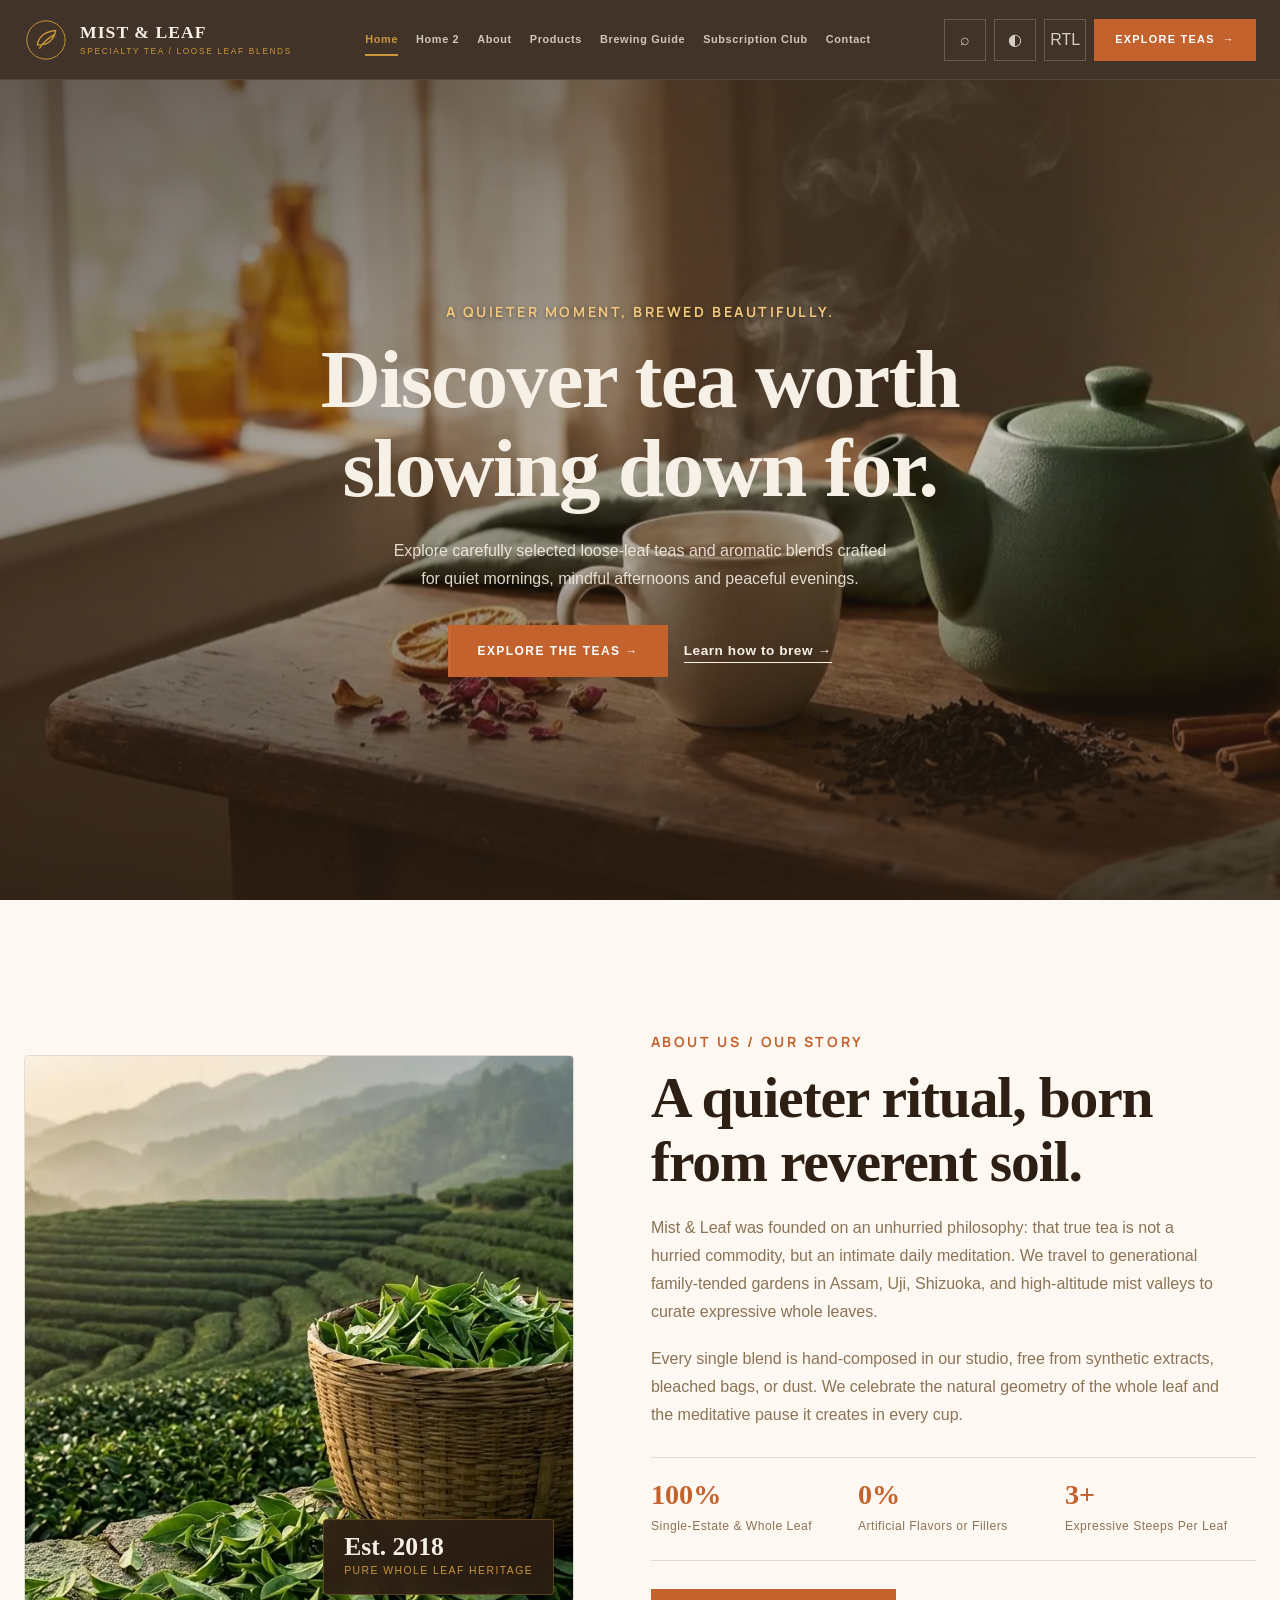
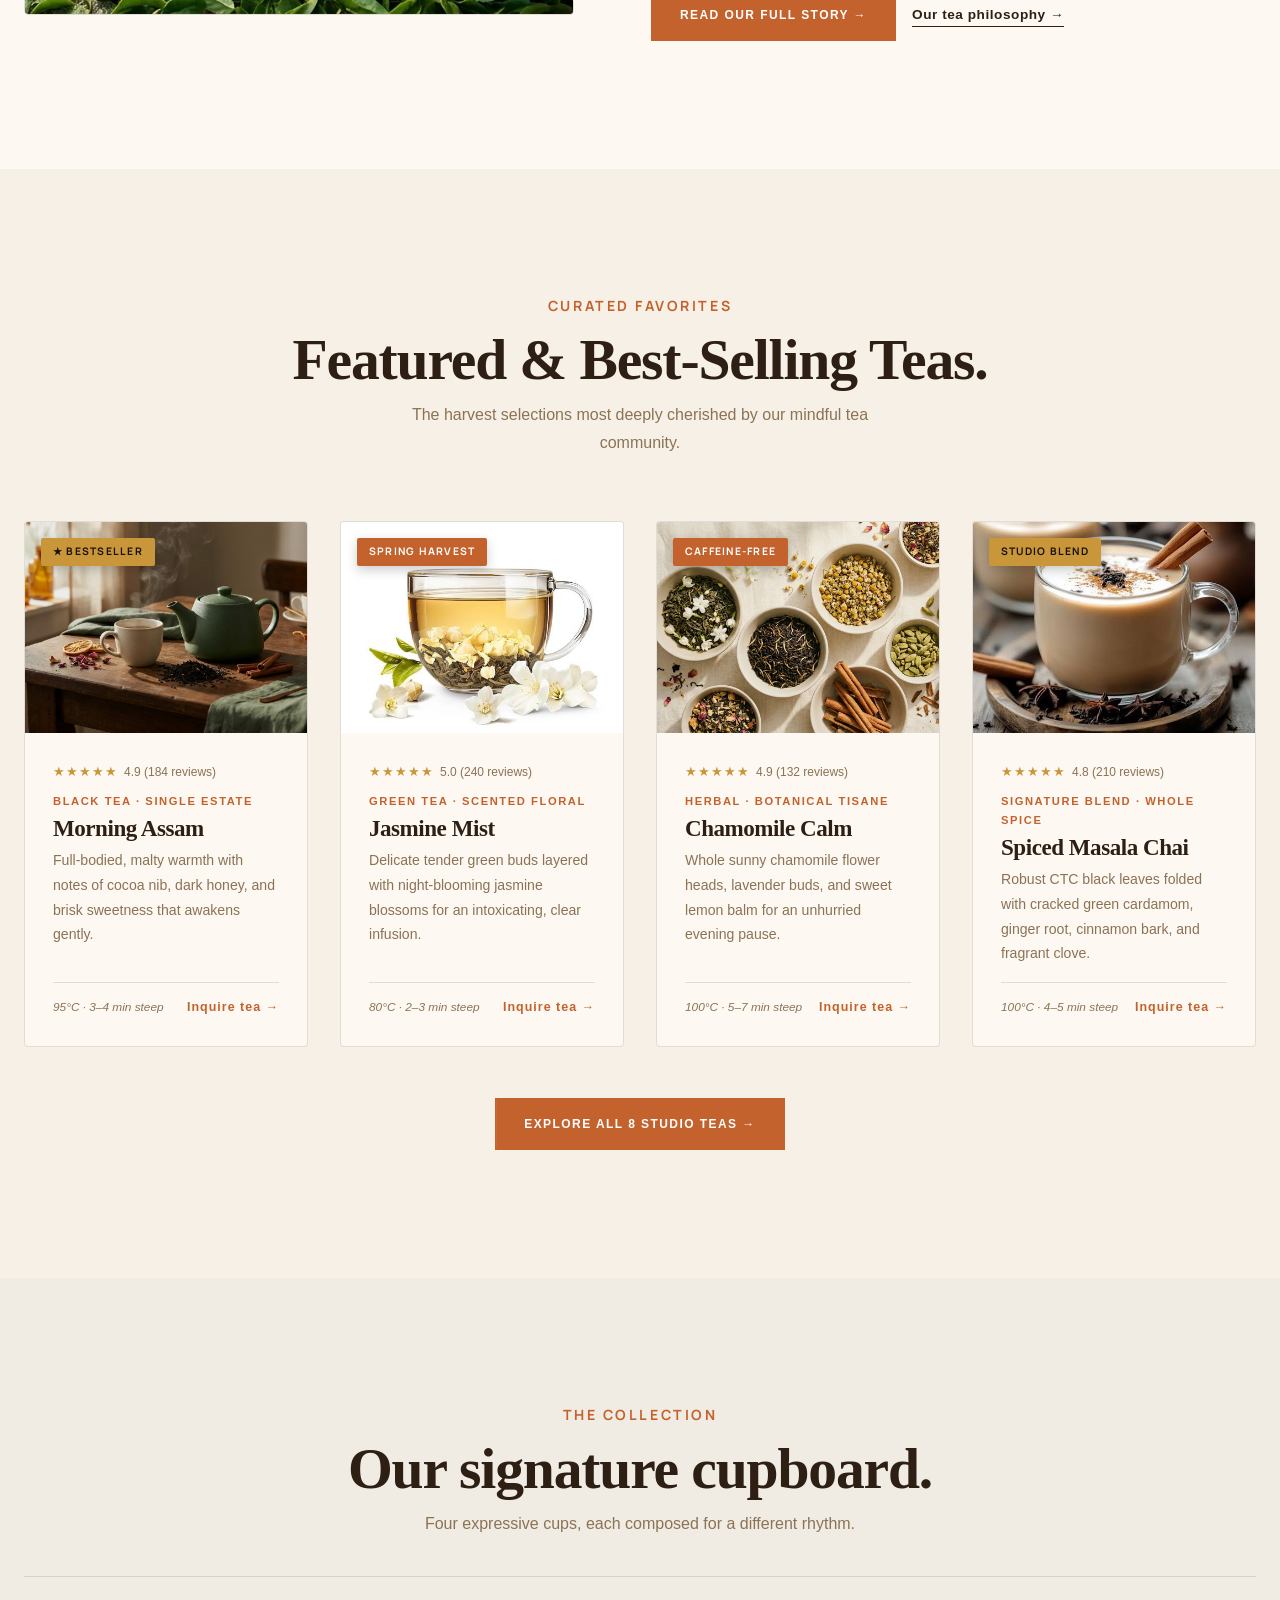
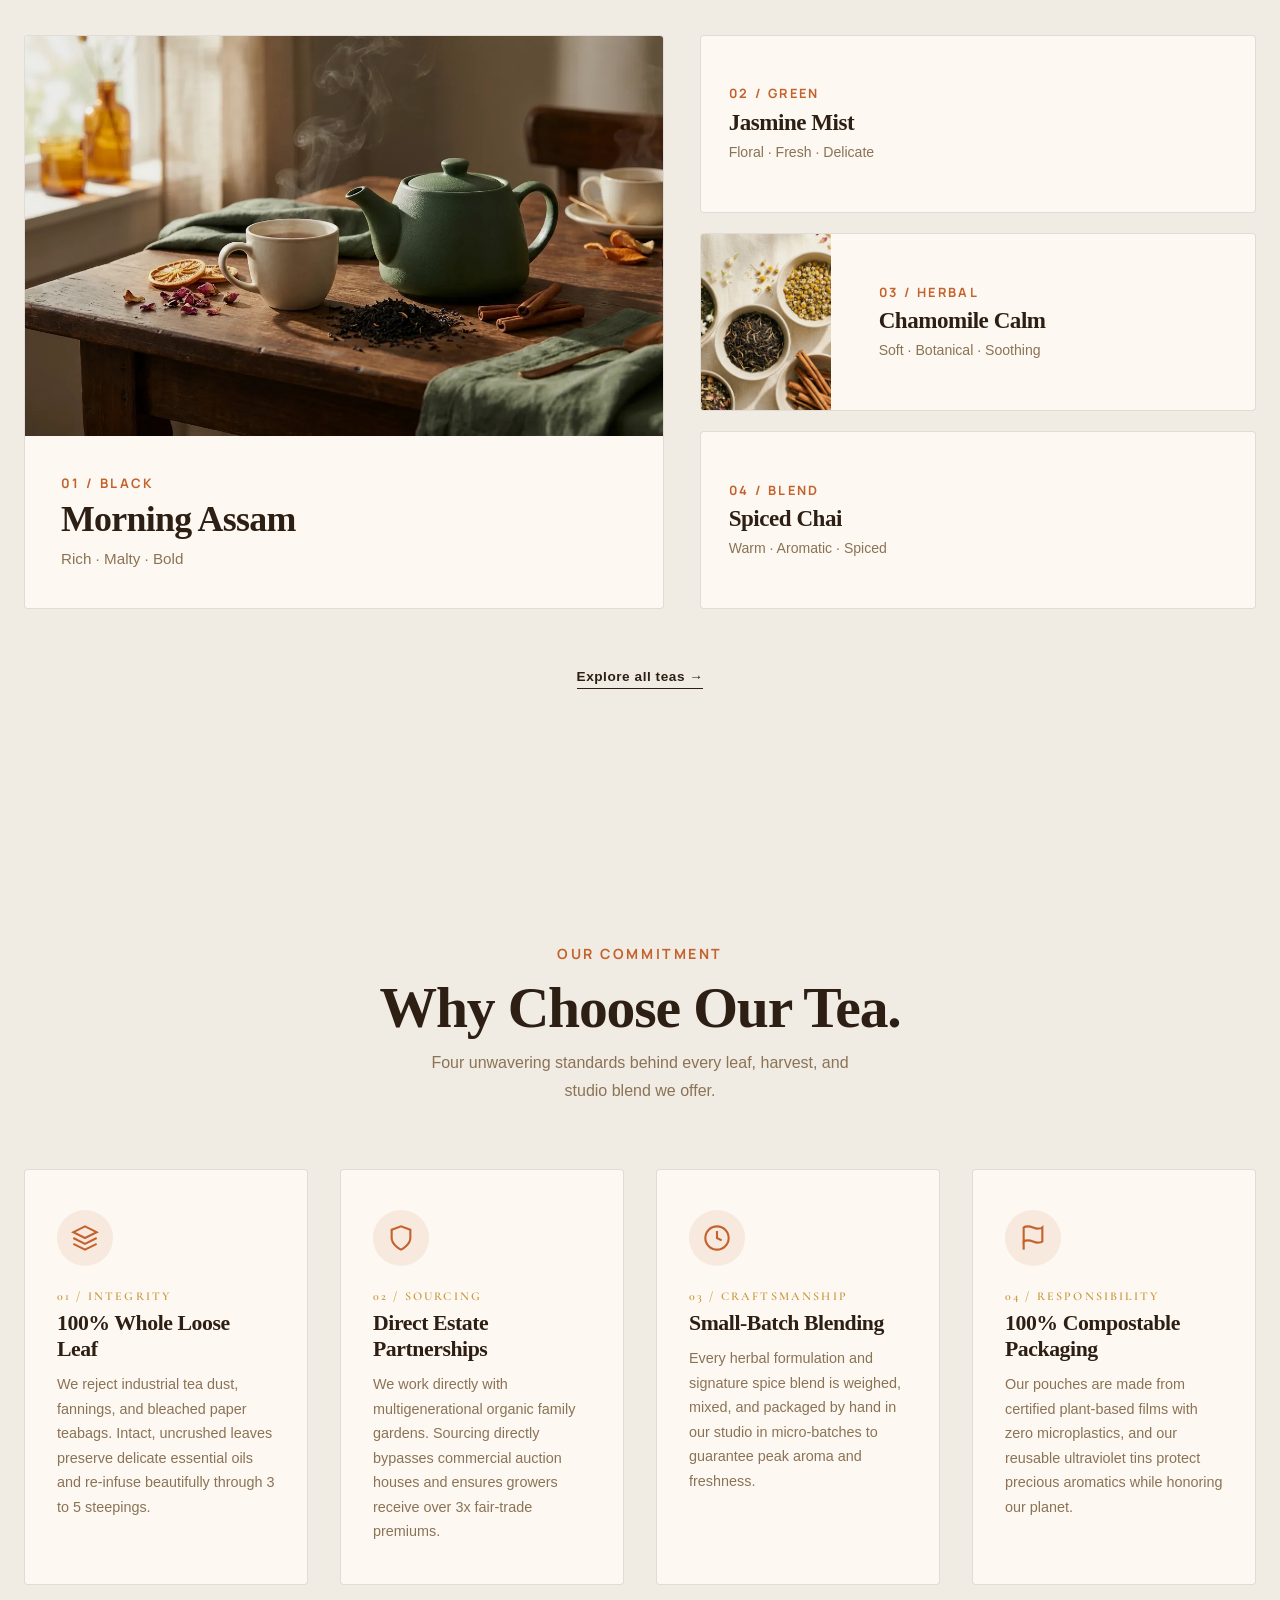
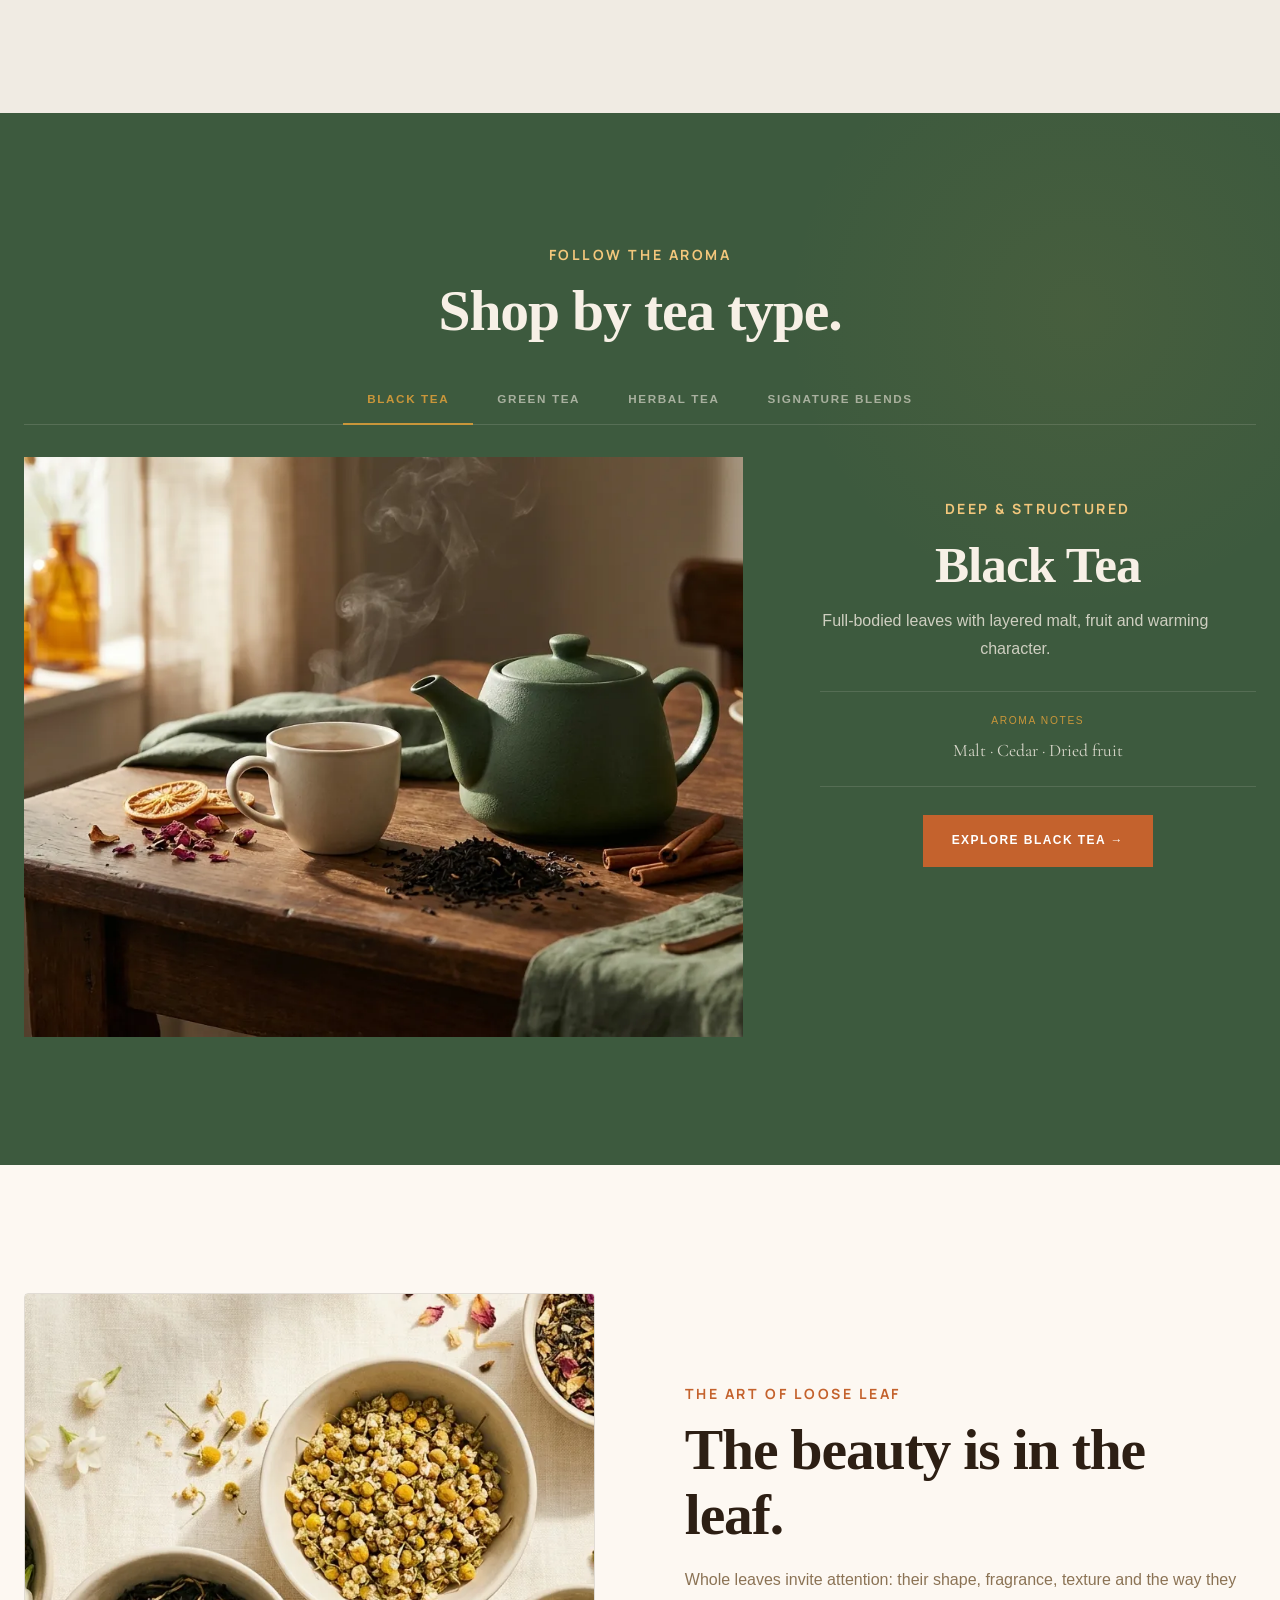
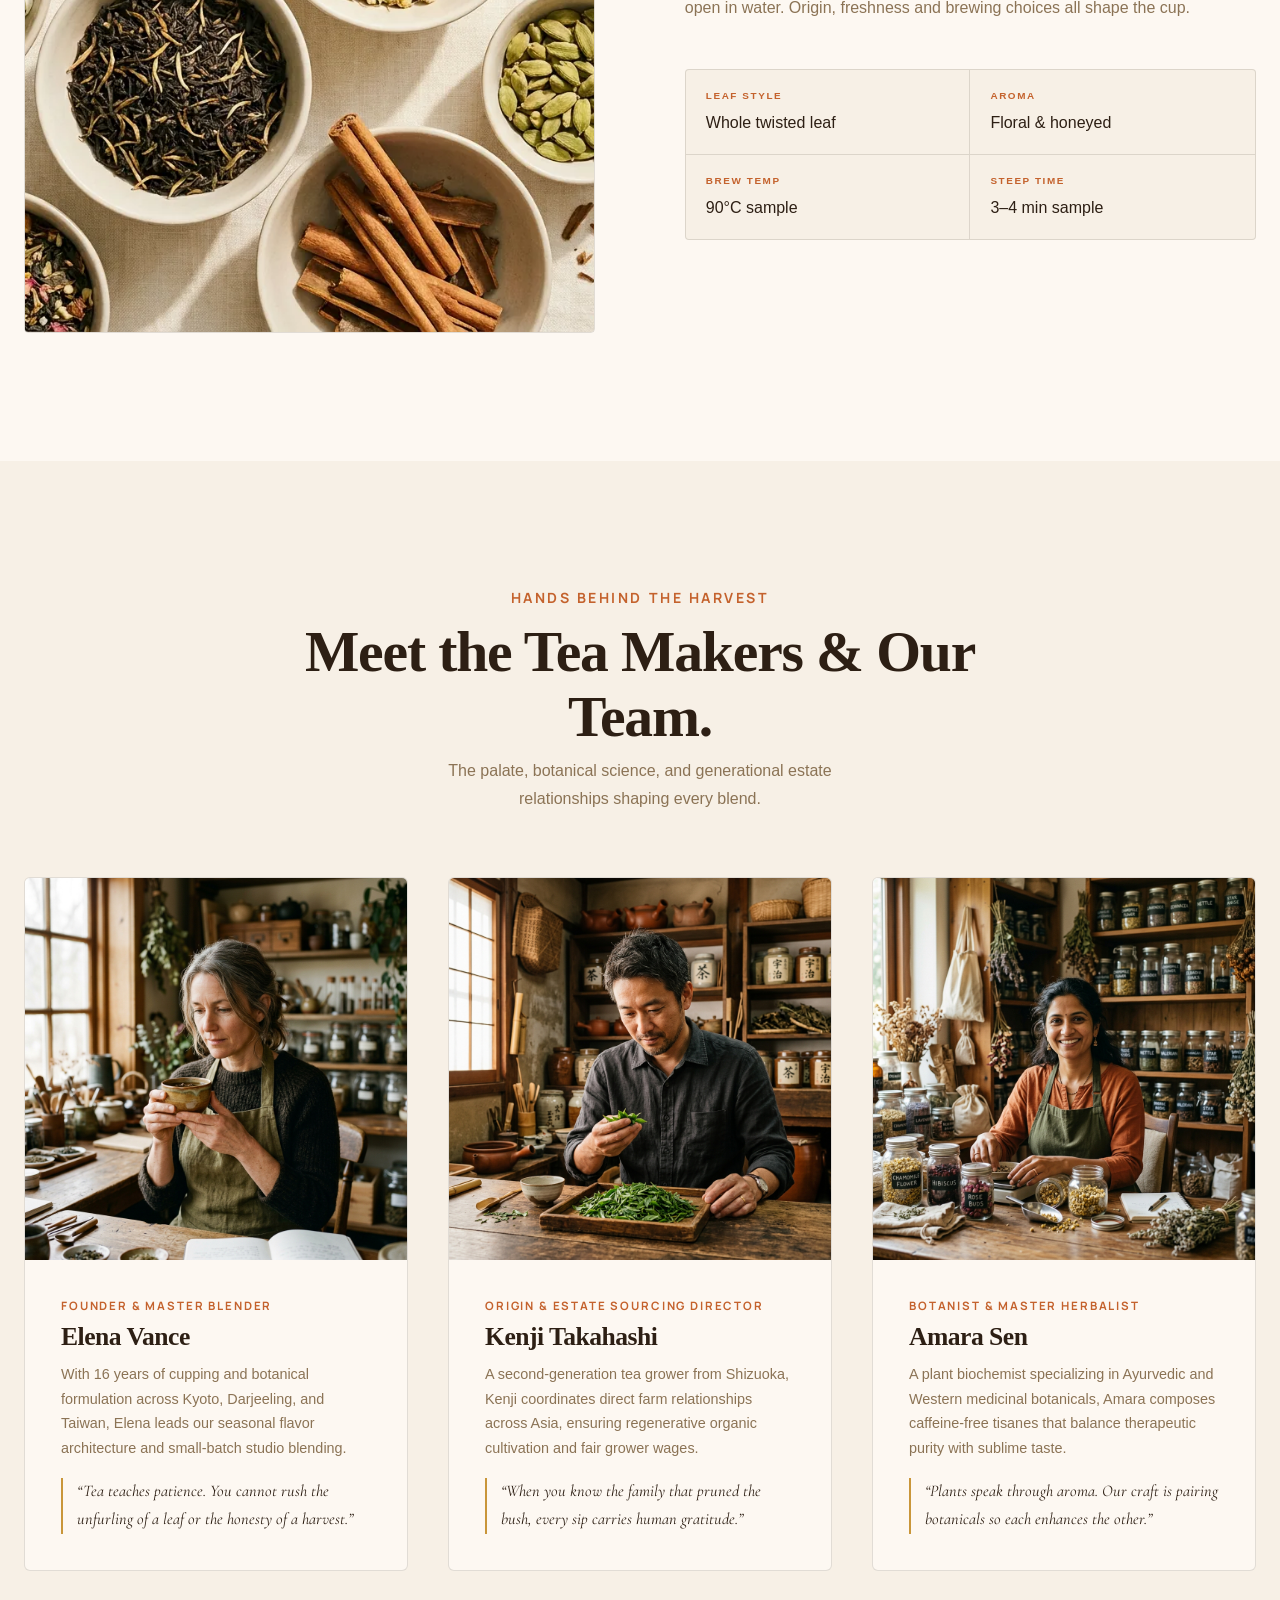
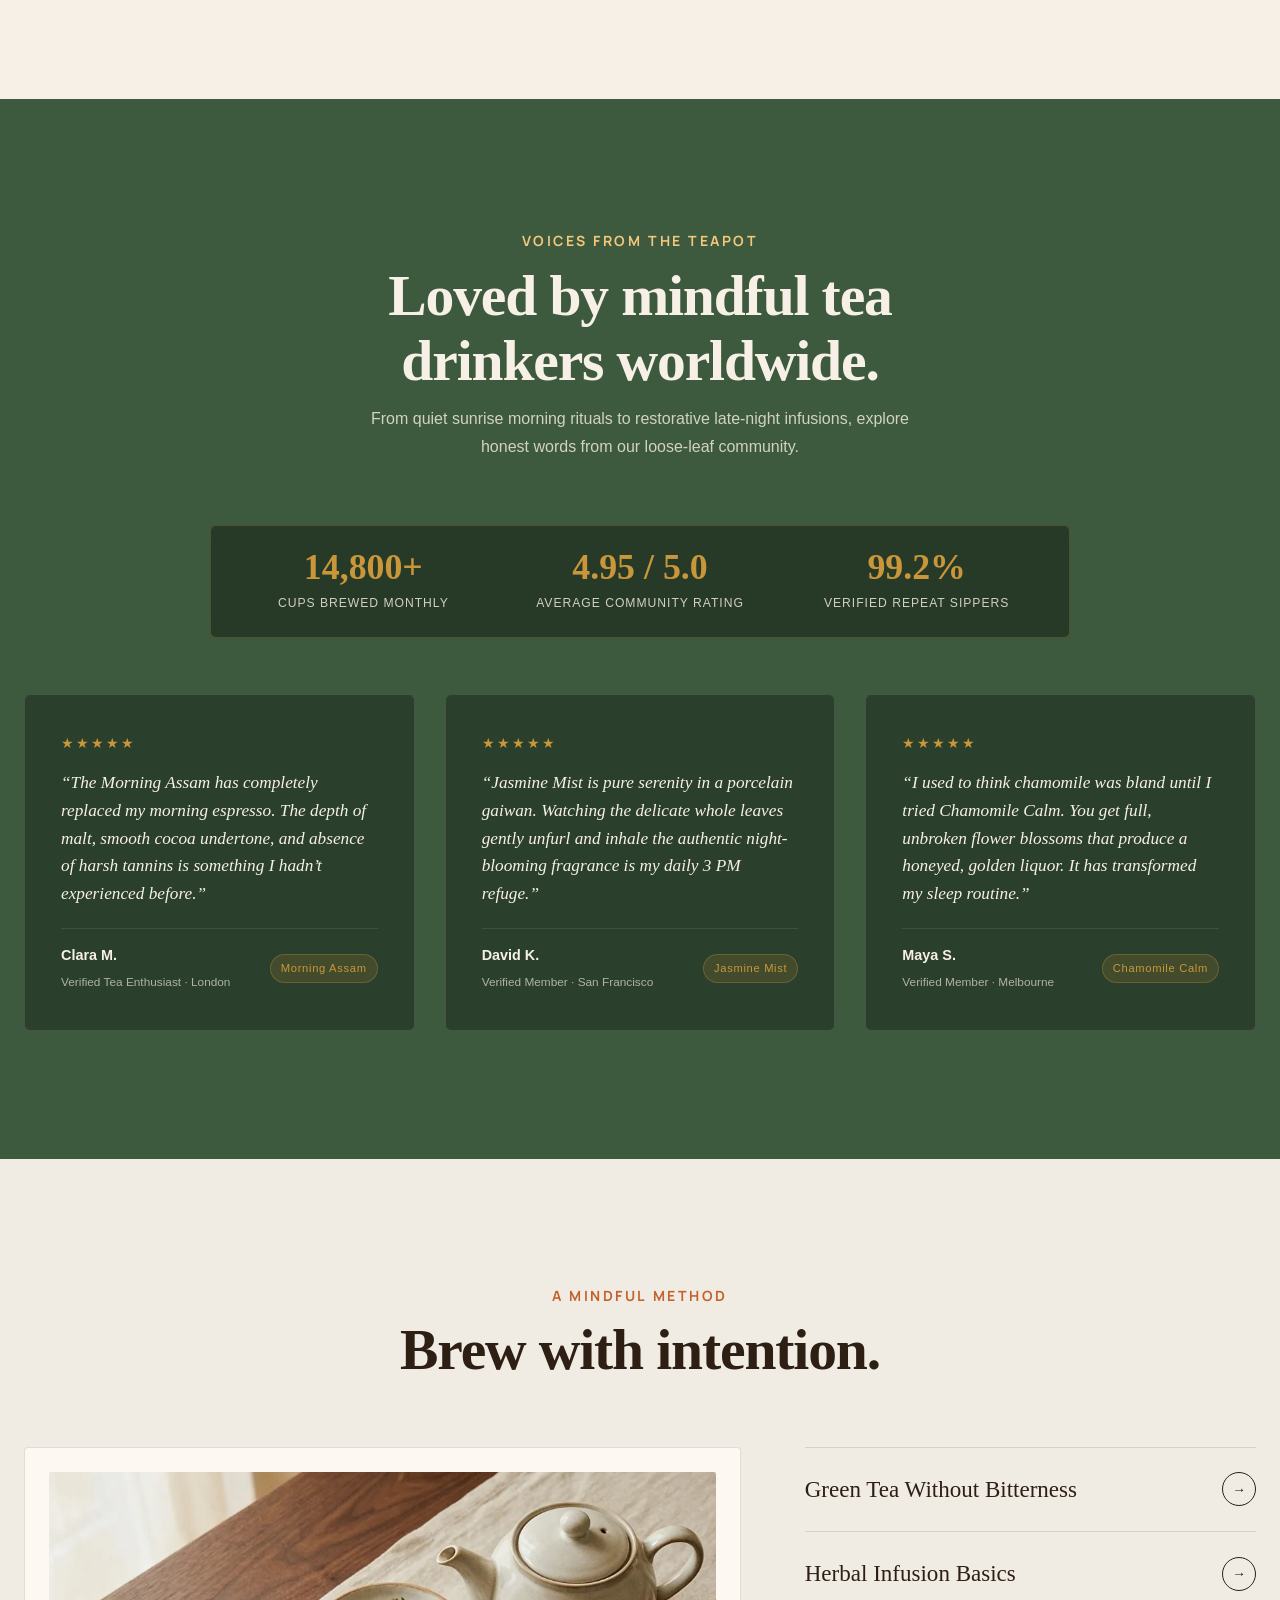
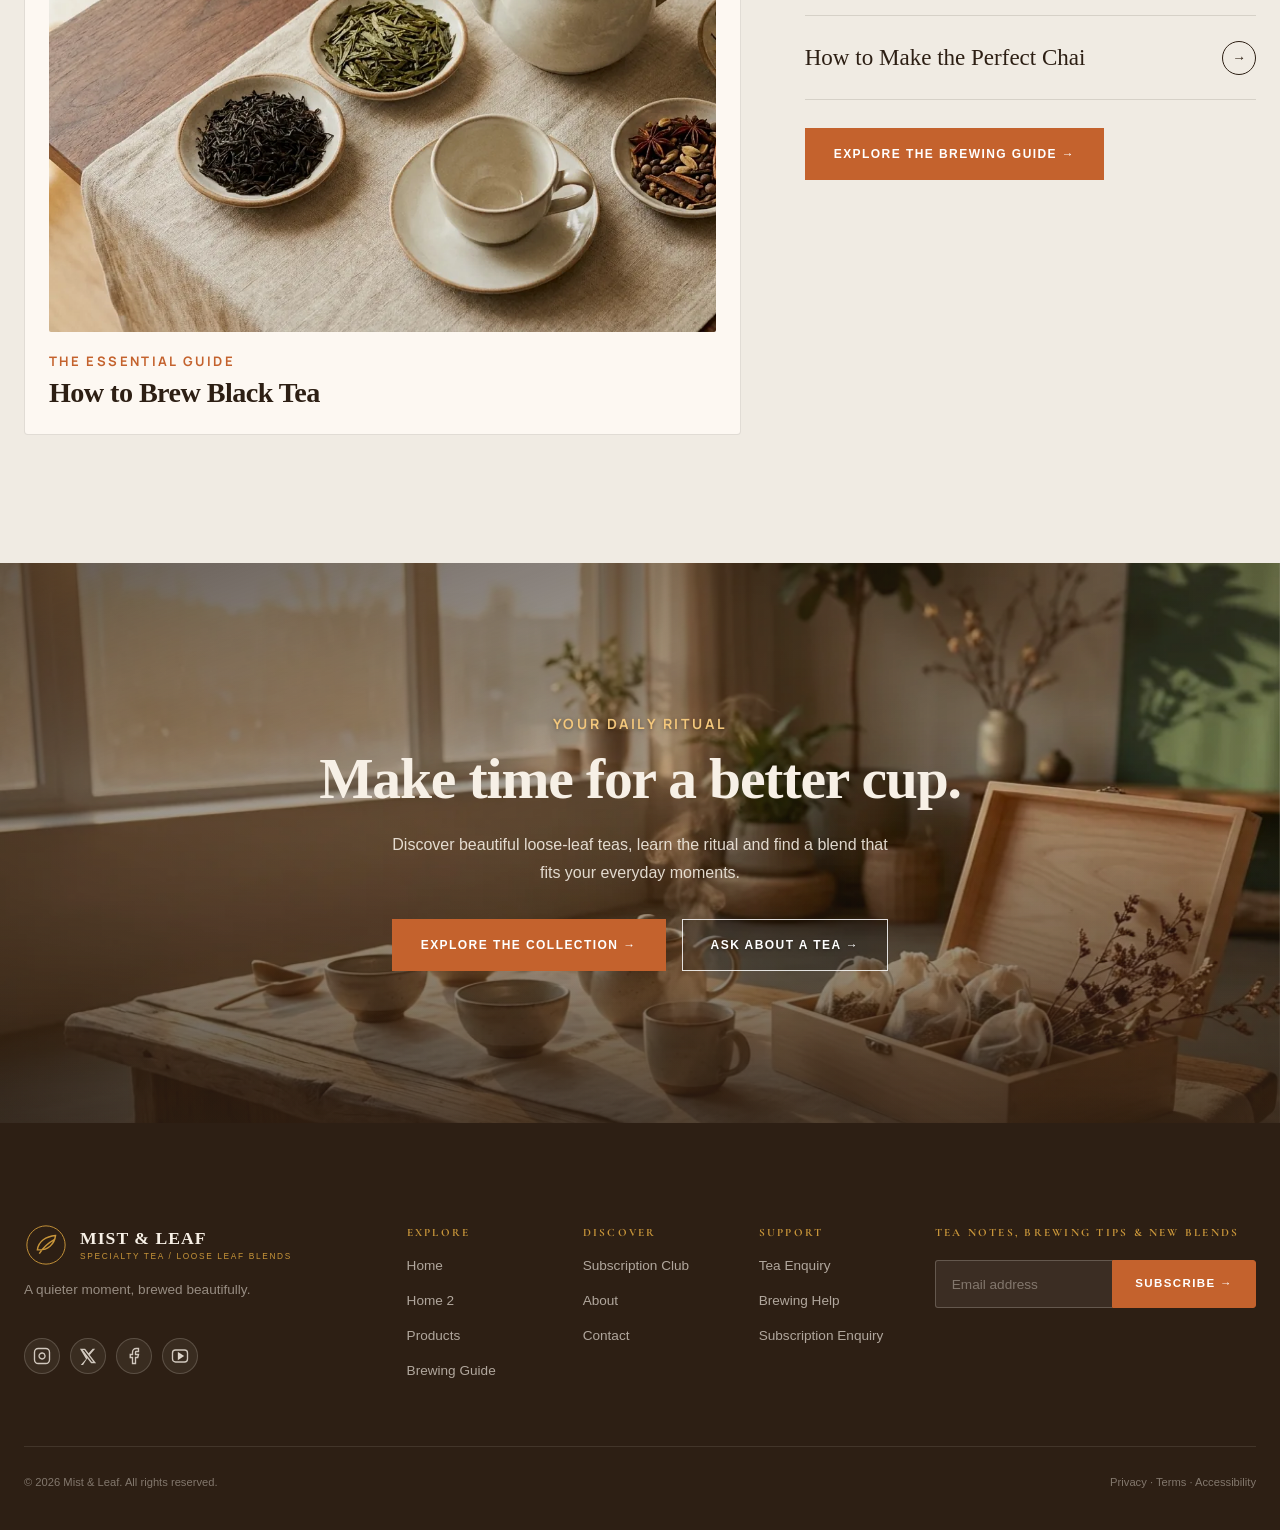
<file: index.html>
<!doctype html><html lang="en" dir="ltr"><head><meta charset="utf-8"><meta name="viewport" content="width=device-width,initial-scale=1"><meta name="description" content="Premium loose-leaf teas, botanical blends and beautiful brewing rituals."><meta property="og:title" content="Mist & Leaf | Specialty Tea & Loose Leaf Blends"><meta property="og:description" content="Premium loose-leaf teas, botanical blends and beautiful brewing rituals."><meta property="og:type" content="website"><meta property="og:image" content="assets/images/hero-tea.webp"><title>Mist & Leaf | Specialty Tea & Loose Leaf Blends</title><link rel="preconnect" href="https://fonts.googleapis.com"><link rel="preconnect" href="https://fonts.gstatic.com" crossorigin><link href="https://fonts.googleapis.com/css2?family=Cormorant+Garamond:wght@500;600;700&family=Manrope:wght@400;500;600;700&display=swap" rel="stylesheet"><link rel="icon" type="image/svg+xml" href="assets/images/favicon.svg"><link rel="stylesheet" href="assets/css/style.css"></head><body data-page="index"><a class="skip" href="#main">Skip to content</a><header class="site-header"><div class="container nav-wrap"><a class="brand" href="index.html"><svg viewBox="0 0 46 46" aria-hidden="true"><circle cx="23" cy="23" r="20" fill="none" stroke="currentColor"/><path d="M14 28c11 1 18-6 19-15-10 1-18 6-19 15Zm2 4c4-7 9-11 16-15" fill="none" stroke="currentColor" stroke-width="1.5"/></svg><span><b>MIST & LEAF</b><small>SPECIALTY TEA / LOOSE LEAF BLENDS</small></span></a><nav class="desktop-nav" aria-label="Primary"><a href="index.html" class="active">Home</a><a href="home-2.html" class="">Home 2</a><a href="about.html" class="">About</a><a href="products.html" class="">Products</a><a href="brewing-guide.html" class="">Brewing Guide</a><a href="subscription.html" class="">Subscription Club</a><a href="contact.html" class="">Contact</a></nav><div class="nav-tools"><button class="icon-btn search-open" aria-label="Search">⌕</button><button class="icon-btn theme-toggle" aria-label="Toggle theme">◐</button><button class="icon-btn rtl-toggle" aria-label="Toggle text direction">RTL</button><a class="btn btn-sm" href="products.html">Explore teas <span class="arrow">→</span></a></div><button class="menu-open" aria-expanded="false" aria-controls="mobile-menu" aria-label="Open menu"><svg viewBox="0 0 24 24" width="22" height="22" fill="none" stroke="currentColor" stroke-width="2" stroke-linecap="round" stroke-linejoin="round" aria-hidden="true"><line x1="3" y1="6" x2="21" y2="6"></line><line x1="3" y1="12" x2="21" y2="12"></line><line x1="3" y1="18" x2="21" y2="18"></line></svg></button></div></header><div class="drawer-backdrop"></div><aside id="mobile-menu" class="mobile-drawer" aria-hidden="true"><button class="drawer-close" aria-label="Close menu">×</button><div class="brand"><svg viewBox="0 0 46 46" aria-hidden="true"><circle cx="23" cy="23" r="20" fill="none" stroke="currentColor"/><path d="M14 28c11 1 18-6 19-15-10 1-18 6-19 15Zm2 4c4-7 9-11 16-15" fill="none" stroke="currentColor" stroke-width="1.5"/></svg><span><b>MIST & LEAF</b><small>SPECIALTY TEA / LOOSE LEAF BLENDS</small></span></div><nav><a href="index.html" class="active">Home</a><a href="home-2.html" class="">Home 2</a><a href="about.html" class="">About</a><a href="products.html" class="">Products</a><a href="brewing-guide.html" class="">Brewing Guide</a><a href="subscription.html" class="">Subscription Club</a><a href="contact.html" class="">Contact</a></nav><a class="btn" href="products.html">Explore the teas <span class="arrow">→</span></a><button class="drawer-action search-open"><span class="drawer-icon">⌕</span> Search teas & guides</button><button class="drawer-action theme-toggle"><span class="drawer-icon">◐</span> Light / Dark</button><button class="drawer-action rtl-toggle"><span class="drawer-icon">RTL</span> LTR / RTL</button></aside><main id="main"><section class="hero home-hero"><img class="hero-bg" src="assets/images/hero-tea.webp" alt="Loose leaf tea beside a ceramic teapot in morning light" width="1200" height="800" loading="lazy"><div class="hero-shade"></div><div class="container hero-copy reveal"><span class="eyebrow">A QUIETER MOMENT, BREWED BEAUTIFULLY.</span><h1>Discover tea worth<br>slowing down for.</h1><p>Explore carefully selected loose-leaf teas and aromatic blends crafted for quiet mornings, mindful afternoons and peaceful evenings.</p><div class="actions"><a class="btn" href="products.html">Explore the teas →</a><a class="text-link" href="brewing-guide.html">Learn how to brew →</a></div></div></section><section class="section home-story" id="our-story"><div class="container split-grid story-grid"><div class="story-image-wrap reveal"><img src="assets/images/about-tea.webp" alt="Artisan loose leaf tea garden and studio craftsmanship" width="1200" height="800" loading="lazy"><div class="story-badge-float"><b>Est. 2018</b><span>Pure Whole Leaf Heritage</span></div></div><div class="story-copy reveal"><span class="eyebrow">ABOUT US / OUR STORY</span><h2>A quieter ritual, born from reverent soil.</h2><p>Mist & Leaf was founded on an unhurried philosophy: that true tea is not a hurried commodity, but an intimate daily meditation. We travel to generational family-tended gardens in Assam, Uji, Shizuoka, and high-altitude mist valleys to curate expressive whole leaves.</p><p>Every single blend is hand-composed in our studio, free from synthetic extracts, bleached bags, or dust. We celebrate the natural geometry of the whole leaf and the meditative pause it creates in every cup.</p><div class="story-stats"><div class="story-stat-item"><b>100%</b><span>Single-Estate & Whole Leaf</span></div><div class="story-stat-item"><b>0%</b><span>Artificial Flavors or Fillers</span></div><div class="story-stat-item"><b>3+</b><span>Expressive Steeps Per Leaf</span></div></div><div class="actions"><a class="btn" href="about.html">Read our full story →</a><a class="text-link" href="#why-choose">Our tea philosophy →</a></div></div></div></section><section class="section bestsellers" id="bestsellers"><div class="container"><header class="section-head reveal"><span class="eyebrow">CURATED FAVORITES</span><h2>Featured & Best-Selling Teas.</h2><p>The harvest selections most deeply cherished by our mindful tea community.</p></header><div class="bestseller-grid"><article class="bestseller-card reveal"><div class="bestseller-img-wrap"><img src="assets/images/assam-tea.webp" alt="Morning Assam Loose Leaf Black Tea" width="600" height="450" loading="lazy"><span class="bestseller-tag gold">★ Bestseller</span></div><div class="bestseller-content"><div class="bestseller-rating"><span class="rating-stars">★★★★★</span><span class="rating-count">4.9 (184 reviews)</span></div><span class="bestseller-origin">Black Tea · Single Estate</span><h3>Morning Assam</h3><p>Full-bodied, malty warmth with notes of cocoa nib, dark honey, and brisk sweetness that awakens gently.</p><div class="bestseller-footer"><span class="bestseller-notes">95°C · 3–4 min steep</span><button class="bestseller-btn" data-enquiry="Product Question" data-tea="Morning Assam">Inquire tea →</button></div></div></article><article class="bestseller-card reveal"><div class="bestseller-img-wrap"><img src="assets/images/jasmine-tea.webp" alt="Jasmine Mist Green Tea" width="600" height="450" loading="lazy"><span class="bestseller-tag">Spring Harvest</span></div><div class="bestseller-content"><div class="bestseller-rating"><span class="rating-stars">★★★★★</span><span class="rating-count">5.0 (240 reviews)</span></div><span class="bestseller-origin">Green Tea · Scented Floral</span><h3>Jasmine Mist</h3><p>Delicate tender green buds layered with night-blooming jasmine blossoms for an intoxicating, clear infusion.</p><div class="bestseller-footer"><span class="bestseller-notes">80°C · 2–3 min steep</span><button class="bestseller-btn" data-enquiry="Product Question" data-tea="Jasmine Mist">Inquire tea →</button></div></div></article><article class="bestseller-card reveal"><div class="bestseller-img-wrap"><img src="assets/images/chamomile-tea.webp" alt="Chamomile Calm Herbal Botanical" width="600" height="450" loading="lazy"><span class="bestseller-tag">Caffeine-Free</span></div><div class="bestseller-content"><div class="bestseller-rating"><span class="rating-stars">★★★★★</span><span class="rating-count">4.9 (132 reviews)</span></div><span class="bestseller-origin">Herbal · Botanical Tisane</span><h3>Chamomile Calm</h3><p>Whole sunny chamomile flower heads, lavender buds, and sweet lemon balm for an unhurried evening pause.</p><div class="bestseller-footer"><span class="bestseller-notes">100°C · 5–7 min steep</span><button class="bestseller-btn" data-enquiry="Product Question" data-tea="Chamomile Calm">Inquire tea →</button></div></div></article><article class="bestseller-card reveal"><div class="bestseller-img-wrap"><img src="assets/images/chai-tea.webp" alt="Spiced Masala Chai Loose Leaf" width="600" height="450" loading="lazy"><span class="bestseller-tag gold">Studio Blend</span></div><div class="bestseller-content"><div class="bestseller-rating"><span class="rating-stars">★★★★★</span><span class="rating-count">4.8 (210 reviews)</span></div><span class="bestseller-origin">Signature Blend · Whole Spice</span><h3>Spiced Masala Chai</h3><p>Robust CTC black leaves folded with cracked green cardamom, ginger root, cinnamon bark, and fragrant clove.</p><div class="bestseller-footer"><span class="bestseller-notes">100°C · 4–5 min steep</span><button class="bestseller-btn" data-enquiry="Product Question" data-tea="Spiced Masala Chai">Inquire tea →</button></div></div></article></div><div style="text-align:center;margin-block-start:clamp(32px,4vw,56px)"><a class="btn" href="products.html">Explore all 8 studio teas →</a></div></div></section><section class="section signature"><div class="container"><header class="section-head reveal"><span class="eyebrow">THE COLLECTION</span><h2>Our signature cupboard.</h2><p>Four expressive cups, each composed for a different rhythm.</p></header><div class="editorial-grid"><article class="feature-tea reveal"><img class="" src="assets/images/assam-tea.webp" alt="Assam black tea and ceramic cup" width="1200" height="800" loading="lazy"><div><span>01 / BLACK</span><h3>Morning Assam</h3><p>Rich · Malty · Bold</p></div></article><div class="tea-stack"><article class="mini-tea reveal"><span>02 / GREEN</span><h3>Jasmine Mist</h3><p>Floral · Fresh · Delicate</p></article><article class="mini-tea image-card reveal"><img class="" src="assets/images/chamomile-tea.webp" alt="Chamomile flowers and herbal tea" width="1200" height="800" loading="lazy"><div><span>03 / HERBAL</span><h3>Chamomile Calm</h3><p>Soft · Botanical · Soothing</p></div></article><article class="mini-tea reveal"><span>04 / BLEND</span><h3>Spiced Chai</h3><p>Warm · Aromatic · Spiced</p></article></div></div><div class="signature-actions"><a class="text-link" href="products.html">Explore all teas →</a></div></div></section><section class="section why-us" id="why-choose"><div class="container"><header class="section-head reveal"><span class="eyebrow">OUR COMMITMENT</span><h2>Why Choose Our Tea.</h2><p>Four unwavering standards behind every leaf, harvest, and studio blend we offer.</p></header><div class="why-grid"><article class="why-card reveal"><div class="why-icon-box"><svg viewBox="0 0 24 24" fill="none" stroke="currentColor" stroke-width="1.8"><path d="M12 2L2 7l10 5 10-5-10-5zM2 17l10 5 10-5M2 12l10 5 10-5"/></svg></div><span class="why-num">01 / INTEGRITY</span><h3>100% Whole Loose Leaf</h3><p>We reject industrial tea dust, fannings, and bleached paper teabags. Intact, uncrushed leaves preserve delicate essential oils and re-infuse beautifully through 3 to 5 steepings.</p></article><article class="why-card reveal"><div class="why-icon-box"><svg viewBox="0 0 24 24" fill="none" stroke="currentColor" stroke-width="1.8"><path d="M12 22s8-4 8-10V5l-8-3-8 3v7c0 6 8 10 8 10z"/></svg></div><span class="why-num">02 / SOURCING</span><h3>Direct Estate Partnerships</h3><p>We work directly with multigenerational organic family gardens. Sourcing directly bypasses commercial auction houses and ensures growers receive over 3x fair-trade premiums.</p></article><article class="why-card reveal"><div class="why-icon-box"><svg viewBox="0 0 24 24" fill="none" stroke="currentColor" stroke-width="1.8"><circle cx="12" cy="12" r="10"/><path d="M12 6v6l4 2"/></svg></div><span class="why-num">03 / CRAFTSMANSHIP</span><h3>Small-Batch Blending</h3><p>Every herbal formulation and signature spice blend is weighed, mixed, and packaged by hand in our studio in micro-batches to guarantee peak aroma and freshness.</p></article><article class="why-card reveal"><div class="why-icon-box"><svg viewBox="0 0 24 24" fill="none" stroke="currentColor" stroke-width="1.8"><path d="M4 15s1-1 4-1 5 2 8 2 4-1 4-1V3s-1 1-4 1-5-2-8-2-4 1-4 1z"/><line x1="4" y1="22" x2="4" y2="15"/></svg></div><span class="why-num">04 / RESPONSIBILITY</span><h3>100% Compostable Packaging</h3><p>Our pouches are made from certified plant-based films with zero microplastics, and our reusable ultraviolet tins protect precious aromatics while honoring our planet.</p></article></div></div></section><section class="section tea-types dark-section"><div class="container"><span class="eyebrow">FOLLOW THE AROMA</span><h2>Shop by tea type.</h2><div class="type-tabs" role="tablist"><button data-type="black" class="active">Black Tea</button><button data-type="green">Green Tea</button><button data-type="herbal">Herbal Tea</button><button data-type="blend">Signature Blends</button></div><div class="type-display reveal"><img id="type-image" src="assets/images/black-tea.webp" alt="Black loose leaf tea" width="1000" height="650"><div><span id="type-kicker" class="eyebrow">DEEP & STRUCTURED</span><h3 id="type-title">Black Tea</h3><p id="type-desc">Full-bodied leaves with layered malt, fruit and warming character.</p><dl><dt>AROMA NOTES</dt><dd id="type-notes">Malt · Cedar · Dried fruit</dd></dl><a id="type-link" class="btn" href="products.html#catalogue">Explore black tea →</a></div></div></div></section><section class="section split loose-leaf"><div class="container split-grid"><div class="image-frame reveal"><img class="" src="assets/images/loose-leaf.webp" alt="Loose leaf tea measured beside elegant teaware" width="1200" height="800" loading="lazy"></div><div class="copy reveal"><span class="eyebrow">THE ART OF LOOSE LEAF</span><h2>The beauty is in the leaf.</h2><p>Whole leaves invite attention: their shape, fragrance, texture and the way they open in water. Origin, freshness and brewing choices all shape the cup.</p><div class="specs"><span><b>LEAF STYLE</b>Whole twisted leaf</span><span><b>AROMA</b>Floral & honeyed</span><span><b>BREW TEMP</b>90°C sample</span><span><b>STEEP TIME</b>3–4 min sample</span></div></div></div></section><section class="section team-section" id="tea-makers"><div class="container"><header class="section-head reveal"><span class="eyebrow">HANDS BEHIND THE HARVEST</span><h2>Meet the Tea Makers & Our Team.</h2><p>The palate, botanical science, and generational estate relationships shaping every blend.</p></header><div class="team-grid"><article class="team-card reveal"><div class="team-img-wrap"><img src="assets/images/team-elena.jpg" alt="Elena Vance, Founder & Master Tea Blender" width="600" height="600" loading="lazy"></div><div class="team-card-body"><span class="team-role">Founder & Master Blender</span><h3>Elena Vance</h3><p>With 16 years of cupping and botanical formulation across Kyoto, Darjeeling, and Taiwan, Elena leads our seasonal flavor architecture and small-batch studio blending.</p><div class="team-quote">“Tea teaches patience. You cannot rush the unfurling of a leaf or the honesty of a harvest.”</div></div></article><article class="team-card reveal"><div class="team-img-wrap"><img src="assets/images/team-kenji.jpg" alt="Kenji Takahashi, Origin & Estate Sourcing Director" width="600" height="600" loading="lazy"></div><div class="team-card-body"><span class="team-role">Origin & Estate Sourcing Director</span><h3>Kenji Takahashi</h3><p>A second-generation tea grower from Shizuoka, Kenji coordinates direct farm relationships across Asia, ensuring regenerative organic cultivation and fair grower wages.</p><div class="team-quote">“When you know the family that pruned the bush, every sip carries human gratitude.”</div></div></article><article class="team-card reveal"><div class="team-img-wrap"><img src="assets/images/team-amara.jpg" alt="Amara Sen, Botanist & Herbal Infusion Formulator" width="600" height="600" loading="lazy"></div><div class="team-card-body"><span class="team-role">Botanist & Master Herbalist</span><h3>Amara Sen</h3><p>A plant biochemist specializing in Ayurvedic and Western medicinal botanicals, Amara composes caffeine-free tisanes that balance therapeutic purity with sublime taste.</p><div class="team-quote">“Plants speak through aroma. Our craft is pairing botanicals so each enhances the other.”</div></div></article></div></div></section><section class="section tea-community" id="tea-community"><div class="container"><header class="tea-community-head reveal"><span class="eyebrow">VOICES FROM THE TEAPOT</span><h2>Loved by mindful tea drinkers worldwide.</h2><p>From quiet sunrise morning rituals to restorative late-night infusions, explore honest words from our loose-leaf community.</p></header><div class="community-stats-bar reveal"><div class="community-stat"><b>14,800+</b><span>Cups Brewed Monthly</span></div><div class="community-stat"><b>4.95 / 5.0</b><span>Average Community Rating</span></div><div class="community-stat"><b>99.2%</b><span>Verified Repeat Sippers</span></div></div><div class="reviews-grid"><article class="review-card reveal"><div><div class="review-stars">★★★★★</div><p class="review-quote">“The Morning Assam has completely replaced my morning espresso. The depth of malt, smooth cocoa undertone, and absence of harsh tannins is something I hadn’t experienced before.”</p></div><div class="review-author"><div class="reviewer-info"><b>Clara M.</b><span>Verified Tea Enthusiast · London</span></div><span class="review-tea-badge">Morning Assam</span></div></article><article class="review-card reveal"><div><div class="review-stars">★★★★★</div><p class="review-quote">“Jasmine Mist is pure serenity in a porcelain gaiwan. Watching the delicate whole leaves gently unfurl and inhale the authentic night-blooming fragrance is my daily 3 PM refuge.”</p></div><div class="review-author"><div class="reviewer-info"><b>David K.</b><span>Verified Member · San Francisco</span></div><span class="review-tea-badge">Jasmine Mist</span></div></article><article class="review-card reveal"><div><div class="review-stars">★★★★★</div><p class="review-quote">“I used to think chamomile was bland until I tried Chamomile Calm. You get full, unbroken flower blossoms that produce a honeyed, golden liquor. It has transformed my sleep routine.”</p></div><div class="review-author"><div class="reviewer-info"><b>Maya S.</b><span>Verified Member · Melbourne</span></div><span class="review-tea-badge">Chamomile Calm</span></div></article></div></div></section><section class="section guide-preview"><div class="container"><header class="section-head"><span class="eyebrow">A MINDFUL METHOD</span><h2>Brew with intention.</h2></header><div class="magazine"><article class="mag-main reveal"><img class="" src="assets/images/brewing-guide.webp" alt="Tea leaves and teaware prepared for brewing" width="1200" height="800" loading="lazy"><span>THE ESSENTIAL GUIDE</span><h3>How to Brew Black Tea</h3></article><div class="mag-list"><a href="brewing-guide.html">Green Tea Without Bitterness <span>→</span></a><a href="brewing-guide.html">Herbal Infusion Basics <span>→</span></a><a href="brewing-guide.html">How to Make the Perfect Chai <span>→</span></a><a class="btn" href="brewing-guide.html">Explore the brewing guide →</a></div></div></div></section><section class="final-cta"><img class="cta-bg" src="assets/images/tea-ritual.webp" alt="A calm golden-hour tea ritual" width="1200" height="800" loading="lazy"><div class="hero-shade"></div><div class="container reveal"><span class="eyebrow">YOUR DAILY RITUAL</span><h2>Make time for a better cup.</h2><p>Discover beautiful loose-leaf teas, learn the ritual and find a blend that fits your everyday moments.</p><div class="actions"><a class="btn" href="products.html">Explore the collection →</a><button class="ghost-btn light" data-enquiry="Tea Recommendation">Ask about a tea →</button></div></div></section></main><footer class="footer"><div class="container footer-grid"><div><div class="brand"><svg viewBox="0 0 46 46" aria-hidden="true"><circle cx="23" cy="23" r="20" fill="none" stroke="currentColor"/><path d="M14 28c11 1 18-6 19-15-10 1-18 6-19 15Zm2 4c4-7 9-11 16-15" fill="none" stroke="currentColor" stroke-width="1.5"/></svg><span><b>MIST & LEAF</b><small>SPECIALTY TEA / LOOSE LEAF BLENDS</small></span></div><p>A quieter moment, brewed beautifully.</p><div class="social-icons"><a href="#" class="social-icon" aria-label="Instagram"><svg viewBox="0 0 24 24" width="18" height="18" fill="none" stroke="currentColor" stroke-width="1.8"><rect x="2" y="2" width="20" height="20" rx="5" ry="5"/><path d="M16 11.37A4 4 0 1 1 12.63 8 4 4 0 0 1 16 11.37z"/><line x1="17.5" y1="6.5" x2="17.51" y2="6.5"/></svg></a><a href="#" class="social-icon" aria-label="X"><svg viewBox="0 0 24 24" width="16" height="16" fill="currentColor"><path d="M18.244 2.25h3.308l-7.227 8.26 8.502 11.24H16.17l-5.214-6.817L4.99 24.75H1.68l7.73-8.835L1.254 2.25H8.08l4.713 6.231zm-1.161 17.52h1.833L7.084 4.126H5.117z"/></svg></a><a href="#" class="social-icon" aria-label="Facebook"><svg viewBox="0 0 24 24" width="18" height="18" fill="none" stroke="currentColor" stroke-width="1.8"><path d="M18 2h-3a5 5 0 0 0-5 5v3H7v4h3v8h4v-8h3l1-4h-4V7a1 1 0 0 1 1-1h3z"/></svg></a><a href="#" class="social-icon" aria-label="YouTube"><svg viewBox="0 0 24 24" width="18" height="18" fill="none" stroke="currentColor" stroke-width="1.8"><rect x="2" y="4" width="20" height="16" rx="4" ry="4"/><polygon points="10 8 16 12 10 16 10 8" fill="currentColor"/></svg></a></div></div><div><b>EXPLORE</b><a href="index.html">Home</a><a href="home-2.html">Home 2</a><a href="products.html">Products</a><a href="brewing-guide.html">Brewing Guide</a></div><div><b>DISCOVER</b><a href="subscription.html">Subscription Club</a><a href="about.html">About</a><a href="contact.html">Contact</a></div><div><b>SUPPORT</b><button data-enquiry="Tea Recommendation">Tea Enquiry</button><button data-enquiry="Brewing Help">Brewing Help</button><button data-enquiry="Subscription Enquiry">Subscription Enquiry</button></div><div class="newsletter"><b>TEA NOTES, BREWING TIPS & NEW BLENDS</b><form class="newsletter-form"><label class="sr-only" for="newsletter">Email address</label><input id="newsletter" type="email" required placeholder="Email address"><button class="btn">Subscribe →</button></form><small class="form-note"></small></div></div><div class="container footer-bottom"><span>© 2026 Mist & Leaf. All rights reserved.</span><span>Privacy · Terms · Accessibility</span></div></footer><div class="modal" id="search-modal" role="dialog" aria-modal="true" aria-labelledby="search-title"><div class="modal-panel search-panel"><button class="modal-close" aria-label="Close">×</button><span class="eyebrow">DISCOVER</span><h2 id="search-title">Search Mist & Leaf</h2><label for="site-search">Products, categories, guides and the club</label><input id="site-search" type="search" placeholder="Try “jasmine” or “brewing”" autocomplete="off"><div id="search-results" class="search-results"></div></div></div><div class="modal" id="product-modal" role="dialog" aria-modal="true" aria-labelledby="product-title"><div class="modal-panel product-modal-panel"><button class="modal-close" aria-label="Close">×</button><div id="product-detail"></div></div></div><div class="modal" id="enquiry-modal" role="dialog" aria-modal="true" aria-labelledby="enquiry-title"><div class="modal-panel enquiry-panel"><button class="modal-close" aria-label="Close">×</button><div class="form-head"><span class="eyebrow">A CONVERSATION OVER TEA</span><h2 id="enquiry-title">LET'S TALK TEA</h2></div><form id="enquiry-form" novalidate><div class="form-grid"><label>Full Name *<input name="name" required><small class="error"></small></label><label>Email *<input name="email" type="email" required><small class="error"></small></label><label>Phone<input name="phone" type="tel"><small class="error"></small></label><label>Enquiry Type *<select name="type" required><option value="">Choose one</option><option>Product Question</option><option>Tea Recommendation</option><option>Brewing Help</option><option>Subscription Enquiry</option><option>General Enquiry</option></select><small class="error"></small></label><label>Tea / Blend<input name="tea"></label><label>Preferred Tea Type<select name="preferred"><option>Mixed</option><option>Black</option><option>Green</option><option>Herbal</option><option>Blend</option></select></label><label>Flavor Preference<select name="flavor"><option>No Preference</option><option>Floral</option><option>Citrus</option><option>Spiced</option><option>Earthy</option><option>Fresh</option><option>Sweet</option></select></label><label class="full">Message *<textarea name="message" required rows="4"></textarea><small class="error"></small></label></div><div class="form-actions"><button class="btn" type="submit">Send enquiry →</button></div></form><div id="enquiry-success" class="success" hidden><h3>ENQUIRY RECEIVED</h3><p>Thanks — your enquiry has been prepared for the Mist & Leaf team.</p><button class="btn modal-close">Close</button></div></div></div><button class="back-top" aria-label="Back to top">↑</button><script src="assets/js/main.js" defer></script></body></html>
</file>
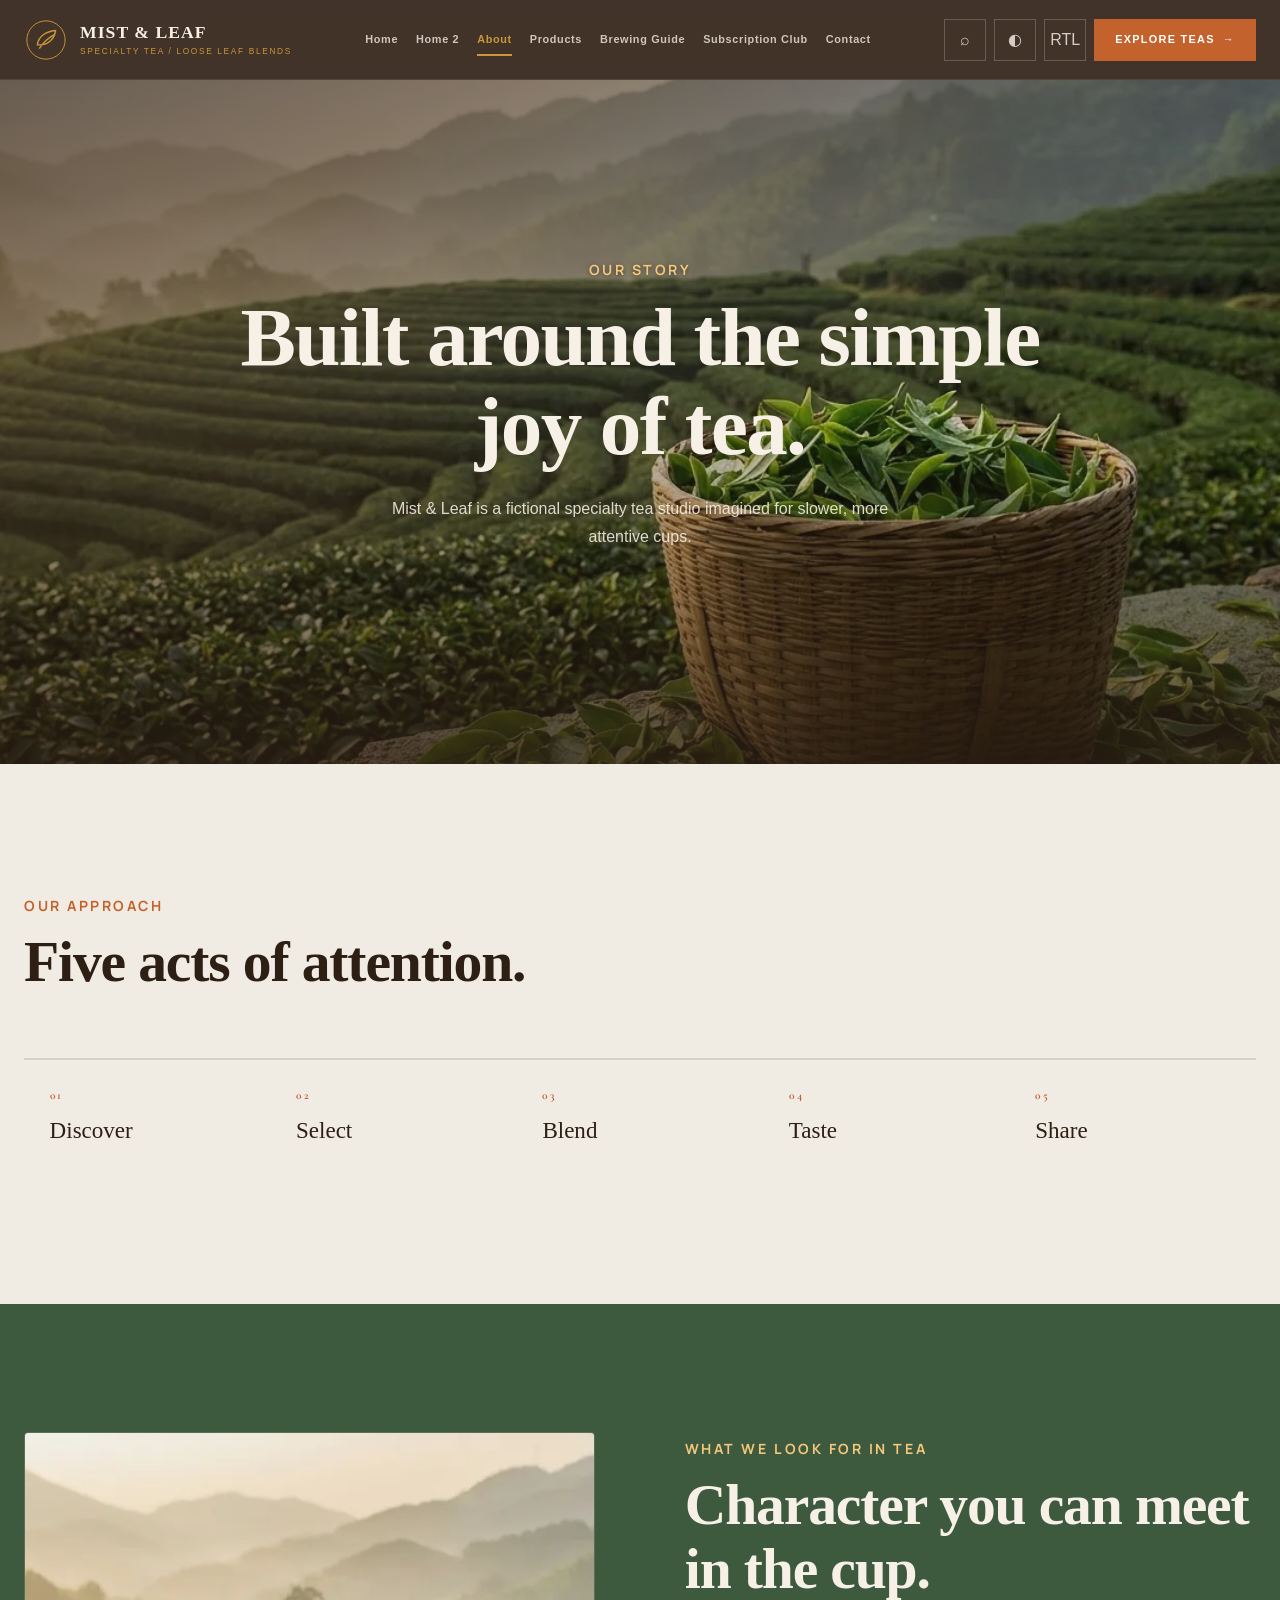
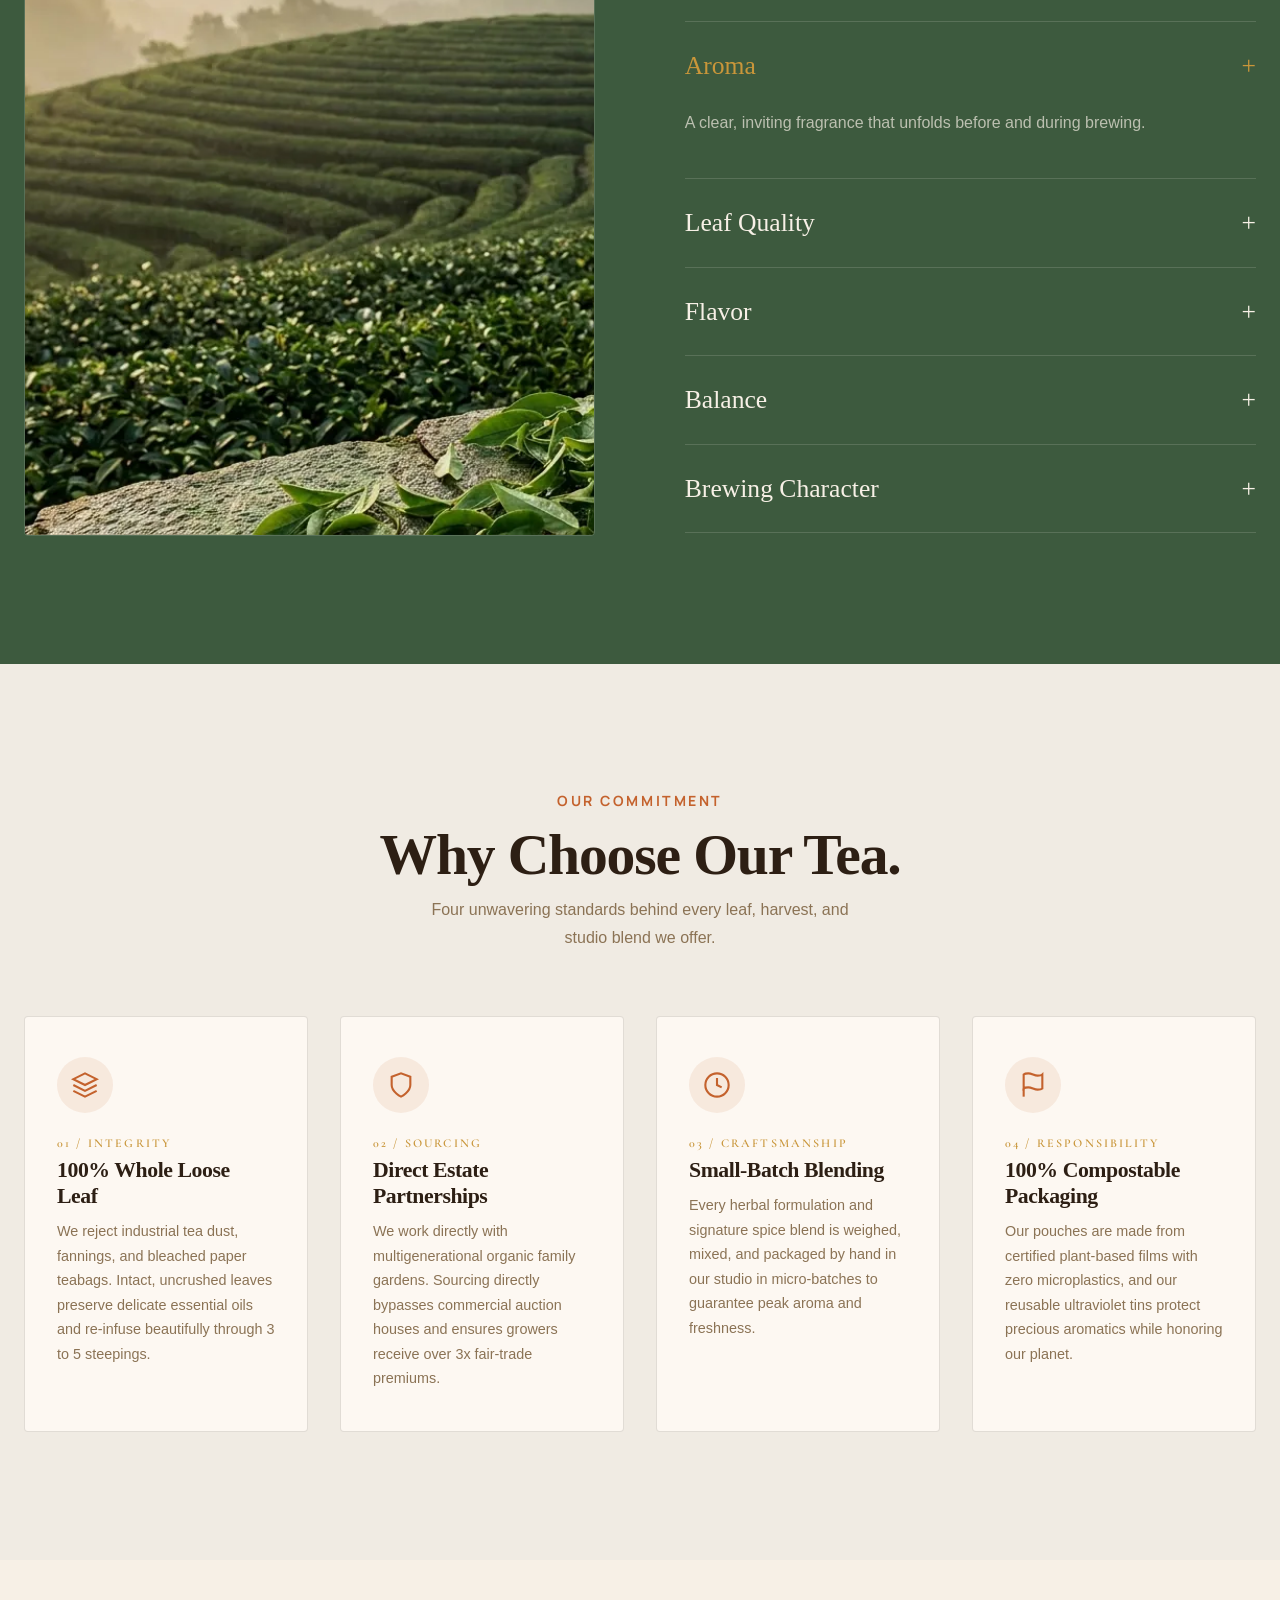
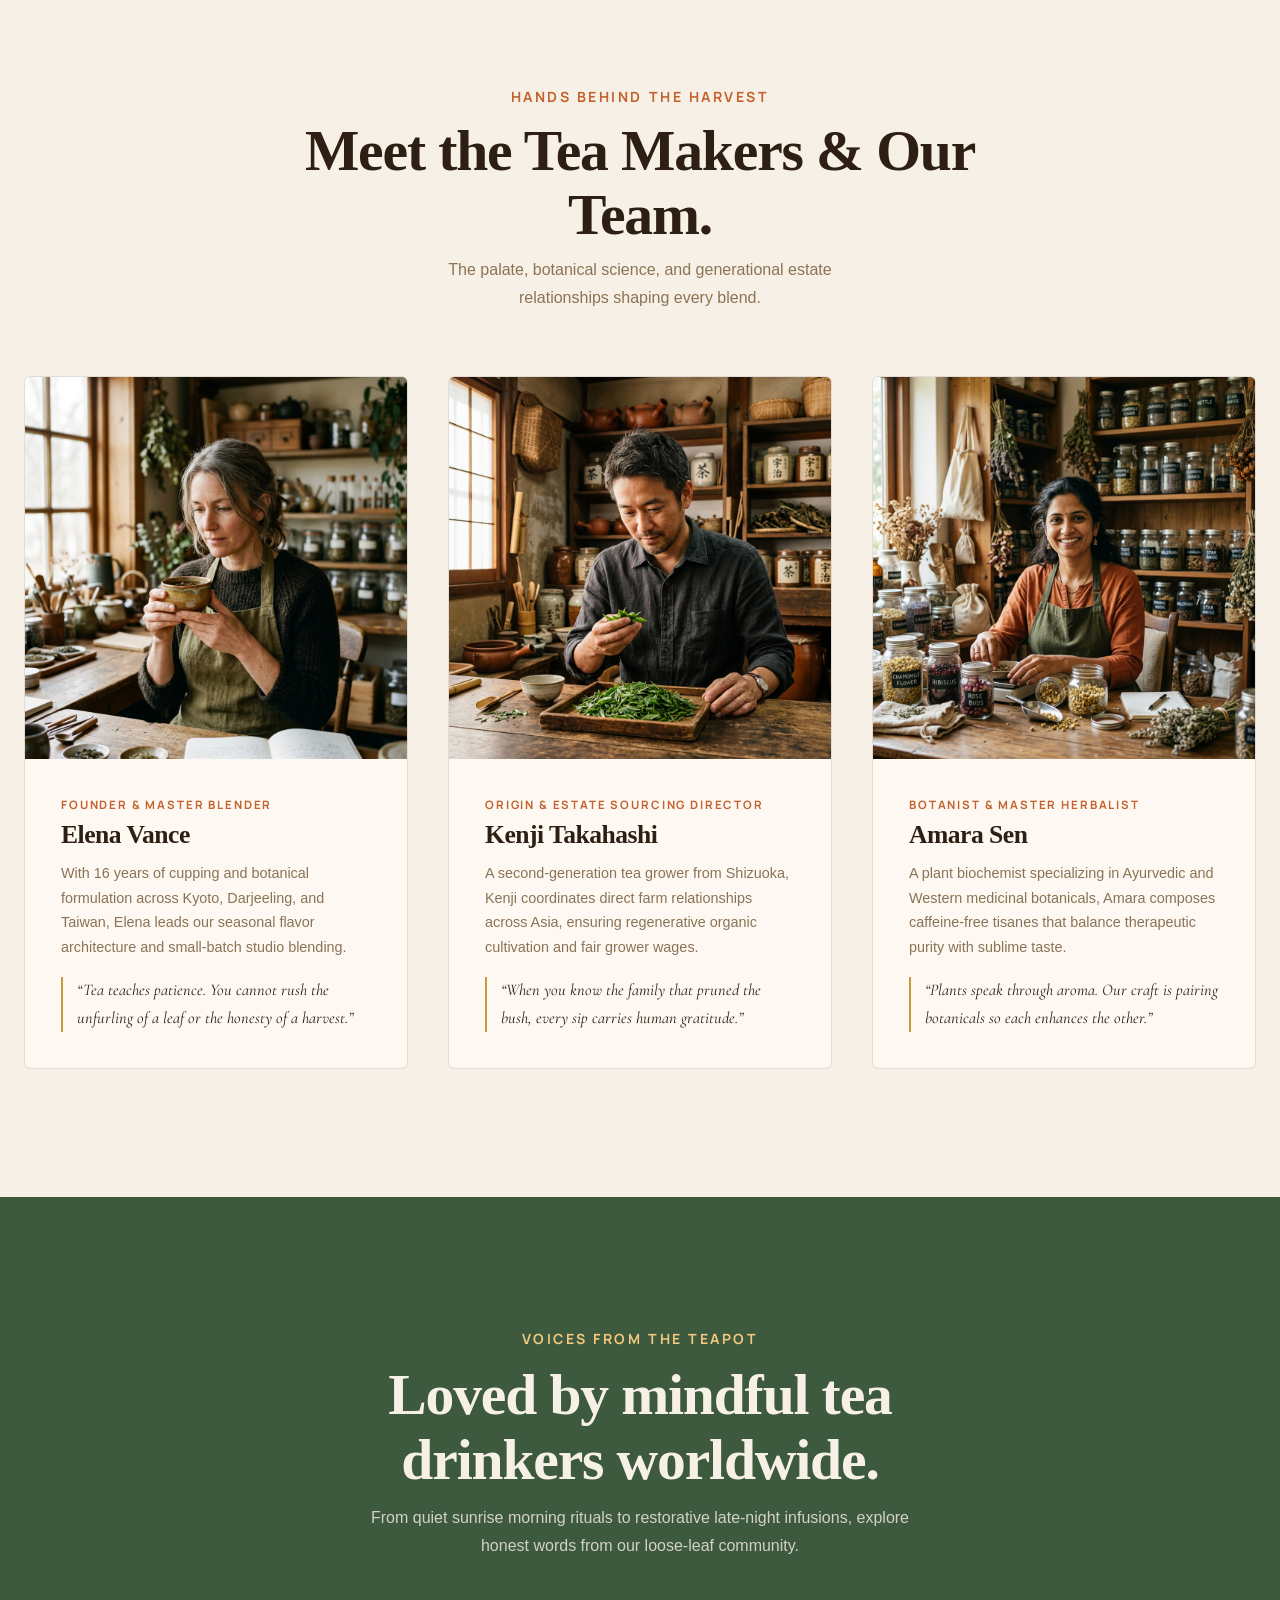
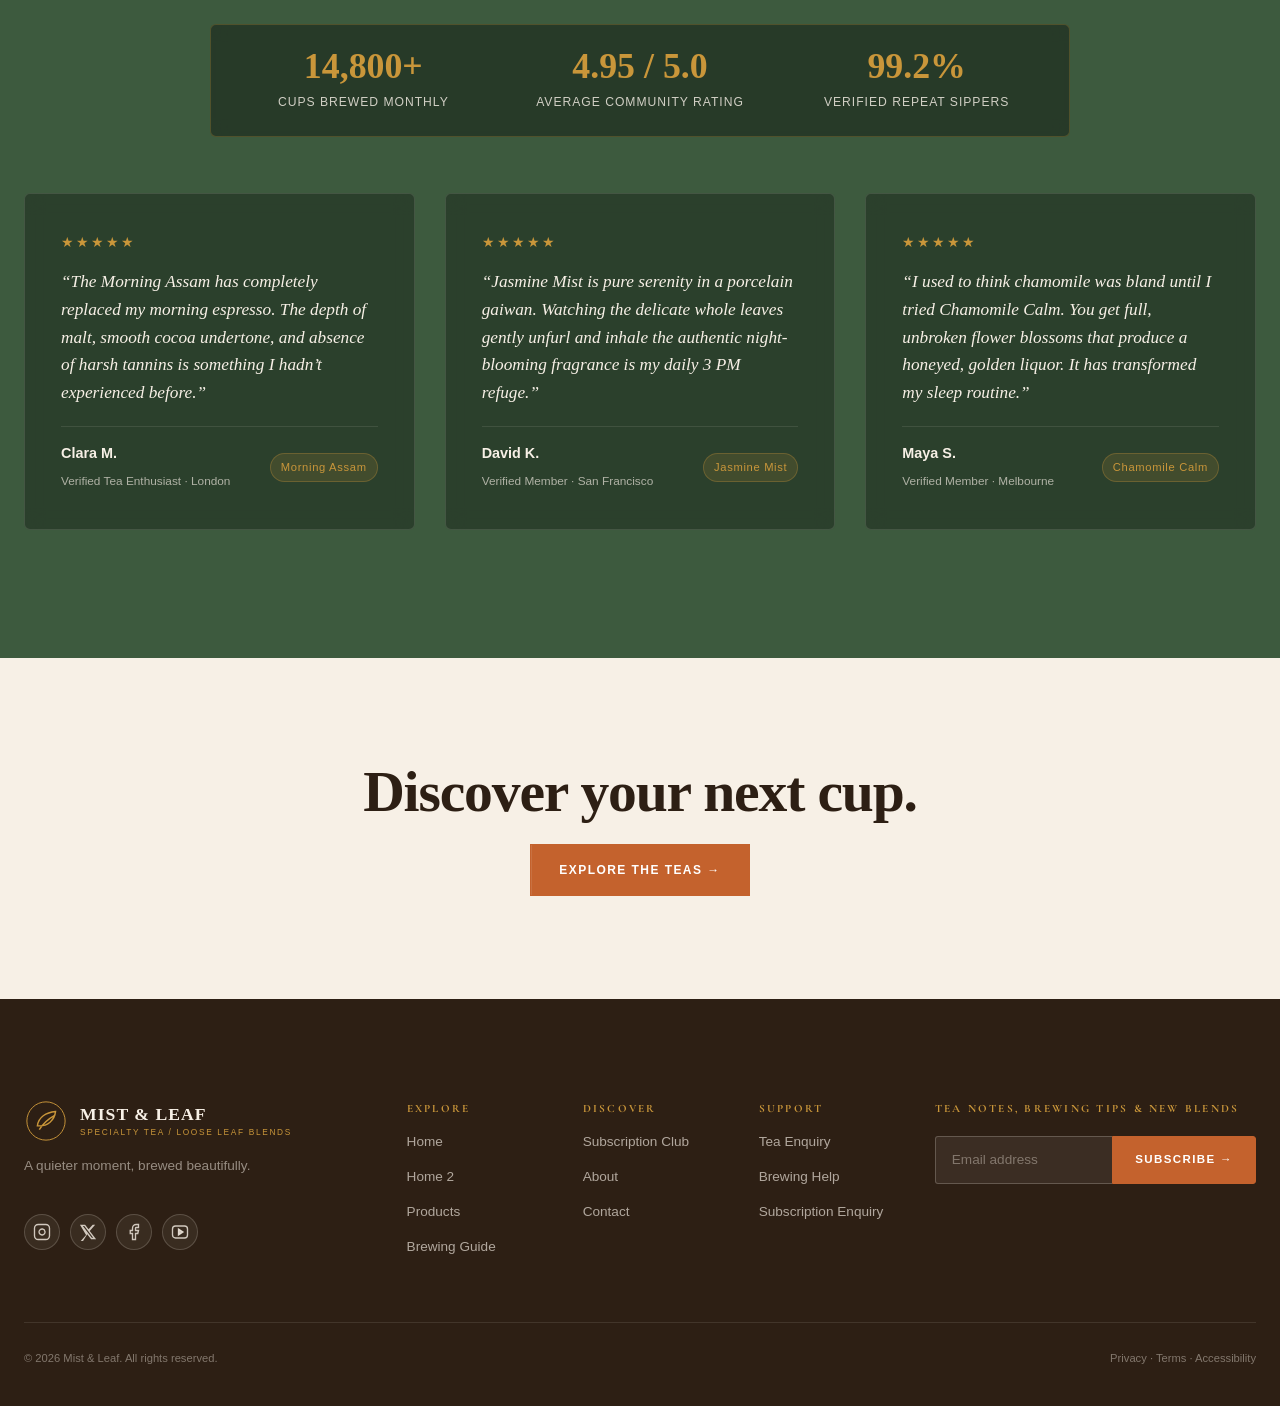
<file: about.html>
<!doctype html><html lang="en" dir="ltr"><head><meta charset="utf-8"><meta name="viewport" content="width=device-width,initial-scale=1"><meta name="description" content="Meet the fictional approach and values behind Mist & Leaf specialty tea."><meta property="og:title" content="About Mist & Leaf | Specialty Tea"><meta property="og:description" content="Meet the fictional approach and values behind Mist & Leaf specialty tea."><meta property="og:type" content="website"><meta property="og:image" content="assets/images/hero-tea.webp"><title>About Mist & Leaf | Specialty Tea</title><link rel="preconnect" href="https://fonts.googleapis.com"><link rel="preconnect" href="https://fonts.gstatic.com" crossorigin><link href="https://fonts.googleapis.com/css2?family=Cormorant+Garamond:wght@500;600;700&family=Manrope:wght@400;500;600;700&display=swap" rel="stylesheet"><link rel="icon" type="image/svg+xml" href="assets/images/favicon.svg"><link rel="stylesheet" href="assets/css/style.css"></head><body data-page="about"><a class="skip" href="#main">Skip to content</a><header class="site-header"><div class="container nav-wrap"><a class="brand" href="index.html"><svg viewBox="0 0 46 46" aria-hidden="true"><circle cx="23" cy="23" r="20" fill="none" stroke="currentColor"/><path d="M14 28c11 1 18-6 19-15-10 1-18 6-19 15Zm2 4c4-7 9-11 16-15" fill="none" stroke="currentColor" stroke-width="1.5"/></svg><span><b>MIST & LEAF</b><small>SPECIALTY TEA / LOOSE LEAF BLENDS</small></span></a><nav class="desktop-nav" aria-label="Primary"><a href="index.html" class="">Home</a><a href="home-2.html" class="">Home 2</a><a href="about.html" class="active">About</a><a href="products.html" class="">Products</a><a href="brewing-guide.html" class="">Brewing Guide</a><a href="subscription.html" class="">Subscription Club</a><a href="contact.html" class="">Contact</a></nav><div class="nav-tools"><button class="icon-btn search-open" aria-label="Search">⌕</button><button class="icon-btn theme-toggle" aria-label="Toggle theme">◐</button><button class="icon-btn rtl-toggle" aria-label="Toggle text direction">RTL</button><a class="btn btn-sm" href="products.html">Explore teas <span class="arrow">→</span></a></div><button class="menu-open" aria-expanded="false" aria-controls="mobile-menu" aria-label="Open menu"><svg viewBox="0 0 24 24" width="22" height="22" fill="none" stroke="currentColor" stroke-width="2" stroke-linecap="round" stroke-linejoin="round" aria-hidden="true"><line x1="3" y1="6" x2="21" y2="6"></line><line x1="3" y1="12" x2="21" y2="12"></line><line x1="3" y1="18" x2="21" y2="18"></line></svg></button></div></header><div class="drawer-backdrop"></div><aside id="mobile-menu" class="mobile-drawer" aria-hidden="true"><button class="drawer-close" aria-label="Close menu">×</button><div class="brand"><svg viewBox="0 0 46 46" aria-hidden="true"><circle cx="23" cy="23" r="20" fill="none" stroke="currentColor"/><path d="M14 28c11 1 18-6 19-15-10 1-18 6-19 15Zm2 4c4-7 9-11 16-15" fill="none" stroke="currentColor" stroke-width="1.5"/></svg><span><b>MIST & LEAF</b><small>SPECIALTY TEA / LOOSE LEAF BLENDS</small></span></div><nav><a href="index.html" class="">Home</a><a href="home-2.html" class="">Home 2</a><a href="about.html" class="active">About</a><a href="products.html" class="">Products</a><a href="brewing-guide.html" class="">Brewing Guide</a><a href="subscription.html" class="">Subscription Club</a><a href="contact.html" class="">Contact</a></nav><a class="btn" href="products.html">Explore the teas <span class="arrow">→</span></a><button class="drawer-action search-open"><span class="drawer-icon">⌕</span> Search teas & guides</button><button class="drawer-action theme-toggle"><span class="drawer-icon">◐</span> Light / Dark</button><button class="drawer-action rtl-toggle"><span class="drawer-icon">RTL</span> LTR / RTL</button></aside><main id="main"><section class="page-hero"><img class="hero-bg" src="assets/images/about-tea.webp" alt="Mist-covered tea garden in warm morning light" width="1200" height="800" loading="lazy"><div class="hero-shade"></div><div class="container"><span class="eyebrow">OUR STORY</span><h1>Built around the simple<br>joy of tea.</h1><p>Mist & Leaf is a fictional specialty tea studio imagined for slower, more attentive cups.</p></div></section><section class="section approach"><div class="container"><span class="eyebrow">OUR APPROACH</span><h2>Five acts of attention.</h2><div class="approach-row"><div><b>01</b><span>Discover</span></div><div><b>02</b><span>Select</span></div><div><b>03</b><span>Blend</span></div><div><b>04</b><span>Taste</span></div><div><b>05</b><span>Share</span></div></div></div></section><section class="section look-for dark-section"><div class="container split-grid"><div><img class="" src="assets/images/tea-garden.webp" alt="Tea leaves in a misty garden" width="1200" height="800" loading="lazy"></div><div><span class="eyebrow">WHAT WE LOOK FOR IN TEA</span><h2>Character you can meet in the cup.</h2><div class="accordion"><div class="acc-item"><button aria-expanded="true">Aroma<span>+</span></button><div class="acc-panel" ><p>A clear, inviting fragrance that unfolds before and during brewing.</p></div></div><div class="acc-item"><button aria-expanded="false">Leaf Quality<span>+</span></button><div class="acc-panel" hidden><p>Leaves with a style and texture appropriate to their tea tradition.</p></div></div><div class="acc-item"><button aria-expanded="false">Flavor<span>+</span></button><div class="acc-panel" hidden><p>A distinctive profile that remains expressive across the cup.</p></div></div><div class="acc-item"><button aria-expanded="false">Balance<span>+</span></button><div class="acc-panel" hidden><p>Ingredients that support one another without becoming muddled.</p></div></div><div class="acc-item"><button aria-expanded="false">Brewing Character<span>+</span></button><div class="acc-panel" hidden><p>A tea that responds gracefully to attentive preparation.</p></div></div></div></div></div></section><section class="section why-us" id="why-choose"><div class="container"><header class="section-head reveal"><span class="eyebrow">OUR COMMITMENT</span><h2>Why Choose Our Tea.</h2><p>Four unwavering standards behind every leaf, harvest, and studio blend we offer.</p></header><div class="why-grid"><article class="why-card reveal"><div class="why-icon-box"><svg viewBox="0 0 24 24" fill="none" stroke="currentColor" stroke-width="1.8"><path d="M12 2L2 7l10 5 10-5-10-5zM2 17l10 5 10-5M2 12l10 5 10-5"/></svg></div><span class="why-num">01 / INTEGRITY</span><h3>100% Whole Loose Leaf</h3><p>We reject industrial tea dust, fannings, and bleached paper teabags. Intact, uncrushed leaves preserve delicate essential oils and re-infuse beautifully through 3 to 5 steepings.</p></article><article class="why-card reveal"><div class="why-icon-box"><svg viewBox="0 0 24 24" fill="none" stroke="currentColor" stroke-width="1.8"><path d="M12 22s8-4 8-10V5l-8-3-8 3v7c0 6 8 10 8 10z"/></svg></div><span class="why-num">02 / SOURCING</span><h3>Direct Estate Partnerships</h3><p>We work directly with multigenerational organic family gardens. Sourcing directly bypasses commercial auction houses and ensures growers receive over 3x fair-trade premiums.</p></article><article class="why-card reveal"><div class="why-icon-box"><svg viewBox="0 0 24 24" fill="none" stroke="currentColor" stroke-width="1.8"><circle cx="12" cy="12" r="10"/><path d="M12 6v6l4 2"/></svg></div><span class="why-num">03 / CRAFTSMANSHIP</span><h3>Small-Batch Blending</h3><p>Every herbal formulation and signature spice blend is weighed, mixed, and packaged by hand in our studio in micro-batches to guarantee peak aroma and freshness.</p></article><article class="why-card reveal"><div class="why-icon-box"><svg viewBox="0 0 24 24" fill="none" stroke="currentColor" stroke-width="1.8"><path d="M4 15s1-1 4-1 5 2 8 2 4-1 4-1V3s-1 1-4 1-5-2-8-2-4 1-4 1z"/><line x1="4" y1="22" x2="4" y2="15"/></svg></div><span class="why-num">04 / RESPONSIBILITY</span><h3>100% Compostable Packaging</h3><p>Our pouches are made from certified plant-based films with zero microplastics, and our reusable ultraviolet tins protect precious aromatics while honoring our planet.</p></article></div></div></section><section class="section team-section" id="tea-makers"><div class="container"><header class="section-head reveal"><span class="eyebrow">HANDS BEHIND THE HARVEST</span><h2>Meet the Tea Makers & Our Team.</h2><p>The palate, botanical science, and generational estate relationships shaping every blend.</p></header><div class="team-grid"><article class="team-card reveal"><div class="team-img-wrap"><img src="assets/images/team-elena.jpg" alt="Elena Vance, Founder & Master Tea Blender" width="600" height="600" loading="lazy"></div><div class="team-card-body"><span class="team-role">Founder & Master Blender</span><h3>Elena Vance</h3><p>With 16 years of cupping and botanical formulation across Kyoto, Darjeeling, and Taiwan, Elena leads our seasonal flavor architecture and small-batch studio blending.</p><div class="team-quote">“Tea teaches patience. You cannot rush the unfurling of a leaf or the honesty of a harvest.”</div></div></article><article class="team-card reveal"><div class="team-img-wrap"><img src="assets/images/team-kenji.jpg" alt="Kenji Takahashi, Origin & Estate Sourcing Director" width="600" height="600" loading="lazy"></div><div class="team-card-body"><span class="team-role">Origin & Estate Sourcing Director</span><h3>Kenji Takahashi</h3><p>A second-generation tea grower from Shizuoka, Kenji coordinates direct farm relationships across Asia, ensuring regenerative organic cultivation and fair grower wages.</p><div class="team-quote">“When you know the family that pruned the bush, every sip carries human gratitude.”</div></div></article><article class="team-card reveal"><div class="team-img-wrap"><img src="assets/images/team-amara.jpg" alt="Amara Sen, Botanist & Herbal Infusion Formulator" width="600" height="600" loading="lazy"></div><div class="team-card-body"><span class="team-role">Botanist & Master Herbalist</span><h3>Amara Sen</h3><p>A plant biochemist specializing in Ayurvedic and Western medicinal botanicals, Amara composes caffeine-free tisanes that balance therapeutic purity with sublime taste.</p><div class="team-quote">“Plants speak through aroma. Our craft is pairing botanicals so each enhances the other.”</div></div></article></div></div></section><section class="section tea-community" id="tea-community"><div class="container"><header class="tea-community-head reveal"><span class="eyebrow">VOICES FROM THE TEAPOT</span><h2>Loved by mindful tea drinkers worldwide.</h2><p>From quiet sunrise morning rituals to restorative late-night infusions, explore honest words from our loose-leaf community.</p></header><div class="community-stats-bar reveal"><div class="community-stat"><b>14,800+</b><span>Cups Brewed Monthly</span></div><div class="community-stat"><b>4.95 / 5.0</b><span>Average Community Rating</span></div><div class="community-stat"><b>99.2%</b><span>Verified Repeat Sippers</span></div></div><div class="reviews-grid"><article class="review-card reveal"><div><div class="review-stars">★★★★★</div><p class="review-quote">“The Morning Assam has completely replaced my morning espresso. The depth of malt, smooth cocoa undertone, and absence of harsh tannins is something I hadn’t experienced before.”</p></div><div class="review-author"><div class="reviewer-info"><b>Clara M.</b><span>Verified Tea Enthusiast · London</span></div><span class="review-tea-badge">Morning Assam</span></div></article><article class="review-card reveal"><div><div class="review-stars">★★★★★</div><p class="review-quote">“Jasmine Mist is pure serenity in a porcelain gaiwan. Watching the delicate whole leaves gently unfurl and inhale the authentic night-blooming fragrance is my daily 3 PM refuge.”</p></div><div class="review-author"><div class="reviewer-info"><b>David K.</b><span>Verified Member · San Francisco</span></div><span class="review-tea-badge">Jasmine Mist</span></div></article><article class="review-card reveal"><div><div class="review-stars">★★★★★</div><p class="review-quote">“I used to think chamomile was bland until I tried Chamomile Calm. You get full, unbroken flower blossoms that produce a honeyed, golden liquor. It has transformed my sleep routine.”</p></div><div class="review-author"><div class="reviewer-info"><b>Maya S.</b><span>Verified Member · Melbourne</span></div><span class="review-tea-badge">Chamomile Calm</span></div></article></div></div></section><section class="section final-simple"><div class="container"><h2>Discover your next cup.</h2><a class="btn" href="products.html">Explore the teas →</a></div></section></main><footer class="footer"><div class="container footer-grid"><div><div class="brand"><svg viewBox="0 0 46 46" aria-hidden="true"><circle cx="23" cy="23" r="20" fill="none" stroke="currentColor"/><path d="M14 28c11 1 18-6 19-15-10 1-18 6-19 15Zm2 4c4-7 9-11 16-15" fill="none" stroke="currentColor" stroke-width="1.5"/></svg><span><b>MIST & LEAF</b><small>SPECIALTY TEA / LOOSE LEAF BLENDS</small></span></div><p>A quieter moment, brewed beautifully.</p><div class="social-icons"><a href="#" class="social-icon" aria-label="Instagram"><svg viewBox="0 0 24 24" width="18" height="18" fill="none" stroke="currentColor" stroke-width="1.8"><rect x="2" y="2" width="20" height="20" rx="5" ry="5"/><path d="M16 11.37A4 4 0 1 1 12.63 8 4 4 0 0 1 16 11.37z"/><line x1="17.5" y1="6.5" x2="17.51" y2="6.5"/></svg></a><a href="#" class="social-icon" aria-label="X"><svg viewBox="0 0 24 24" width="16" height="16" fill="currentColor"><path d="M18.244 2.25h3.308l-7.227 8.26 8.502 11.24H16.17l-5.214-6.817L4.99 24.75H1.68l7.73-8.835L1.254 2.25H8.08l4.713 6.231zm-1.161 17.52h1.833L7.084 4.126H5.117z"/></svg></a><a href="#" class="social-icon" aria-label="Facebook"><svg viewBox="0 0 24 24" width="18" height="18" fill="none" stroke="currentColor" stroke-width="1.8"><path d="M18 2h-3a5 5 0 0 0-5 5v3H7v4h3v8h4v-8h3l1-4h-4V7a1 1 0 0 1 1-1h3z"/></svg></a><a href="#" class="social-icon" aria-label="YouTube"><svg viewBox="0 0 24 24" width="18" height="18" fill="none" stroke="currentColor" stroke-width="1.8"><rect x="2" y="4" width="20" height="16" rx="4" ry="4"/><polygon points="10 8 16 12 10 16 10 8" fill="currentColor"/></svg></a></div></div><div><b>EXPLORE</b><a href="index.html">Home</a><a href="home-2.html">Home 2</a><a href="products.html">Products</a><a href="brewing-guide.html">Brewing Guide</a></div><div><b>DISCOVER</b><a href="subscription.html">Subscription Club</a><a href="about.html">About</a><a href="contact.html">Contact</a></div><div><b>SUPPORT</b><button data-enquiry="Tea Recommendation">Tea Enquiry</button><button data-enquiry="Brewing Help">Brewing Help</button><button data-enquiry="Subscription Enquiry">Subscription Enquiry</button></div><div class="newsletter"><b>TEA NOTES, BREWING TIPS & NEW BLENDS</b><form class="newsletter-form"><label class="sr-only" for="newsletter">Email address</label><input id="newsletter" type="email" required placeholder="Email address"><button class="btn">Subscribe →</button></form><small class="form-note"></small></div></div><div class="container footer-bottom"><span>© 2026 Mist & Leaf. All rights reserved.</span><span>Privacy · Terms · Accessibility</span></div></footer><div class="modal" id="search-modal" role="dialog" aria-modal="true" aria-labelledby="search-title"><div class="modal-panel search-panel"><button class="modal-close" aria-label="Close">×</button><span class="eyebrow">DISCOVER</span><h2 id="search-title">Search Mist & Leaf</h2><label for="site-search">Products, categories, guides and the club</label><input id="site-search" type="search" placeholder="Try “jasmine” or “brewing”" autocomplete="off"><div id="search-results" class="search-results"></div></div></div><div class="modal" id="product-modal" role="dialog" aria-modal="true" aria-labelledby="product-title"><div class="modal-panel product-modal-panel"><button class="modal-close" aria-label="Close">×</button><div id="product-detail"></div></div></div><div class="modal" id="enquiry-modal" role="dialog" aria-modal="true" aria-labelledby="enquiry-title"><div class="modal-panel enquiry-panel"><button class="modal-close" aria-label="Close">×</button><div class="form-head"><span class="eyebrow">A CONVERSATION OVER TEA</span><h2 id="enquiry-title">LET'S TALK TEA</h2></div><form id="enquiry-form" novalidate><div class="form-grid"><label>Full Name *<input name="name" required><small class="error"></small></label><label>Email *<input name="email" type="email" required><small class="error"></small></label><label>Phone<input name="phone" type="tel"><small class="error"></small></label><label>Enquiry Type *<select name="type" required><option value="">Choose one</option><option>Product Question</option><option>Tea Recommendation</option><option>Brewing Help</option><option>Subscription Enquiry</option><option>General Enquiry</option></select><small class="error"></small></label><label>Tea / Blend<input name="tea"></label><label>Preferred Tea Type<select name="preferred"><option>Mixed</option><option>Black</option><option>Green</option><option>Herbal</option><option>Blend</option></select></label><label>Flavor Preference<select name="flavor"><option>No Preference</option><option>Floral</option><option>Citrus</option><option>Spiced</option><option>Earthy</option><option>Fresh</option><option>Sweet</option></select></label><label class="full">Message *<textarea name="message" required rows="4"></textarea><small class="error"></small></label></div><div class="form-actions"><button class="btn" type="submit">Send enquiry →</button></div></form><div id="enquiry-success" class="success" hidden><h3>ENQUIRY RECEIVED</h3><p>Thanks — your enquiry has been prepared for the Mist & Leaf team.</p><button class="btn modal-close">Close</button></div></div></div><button class="back-top" aria-label="Back to top">↑</button><script src="assets/js/main.js" defer></script></body></html>
</file>
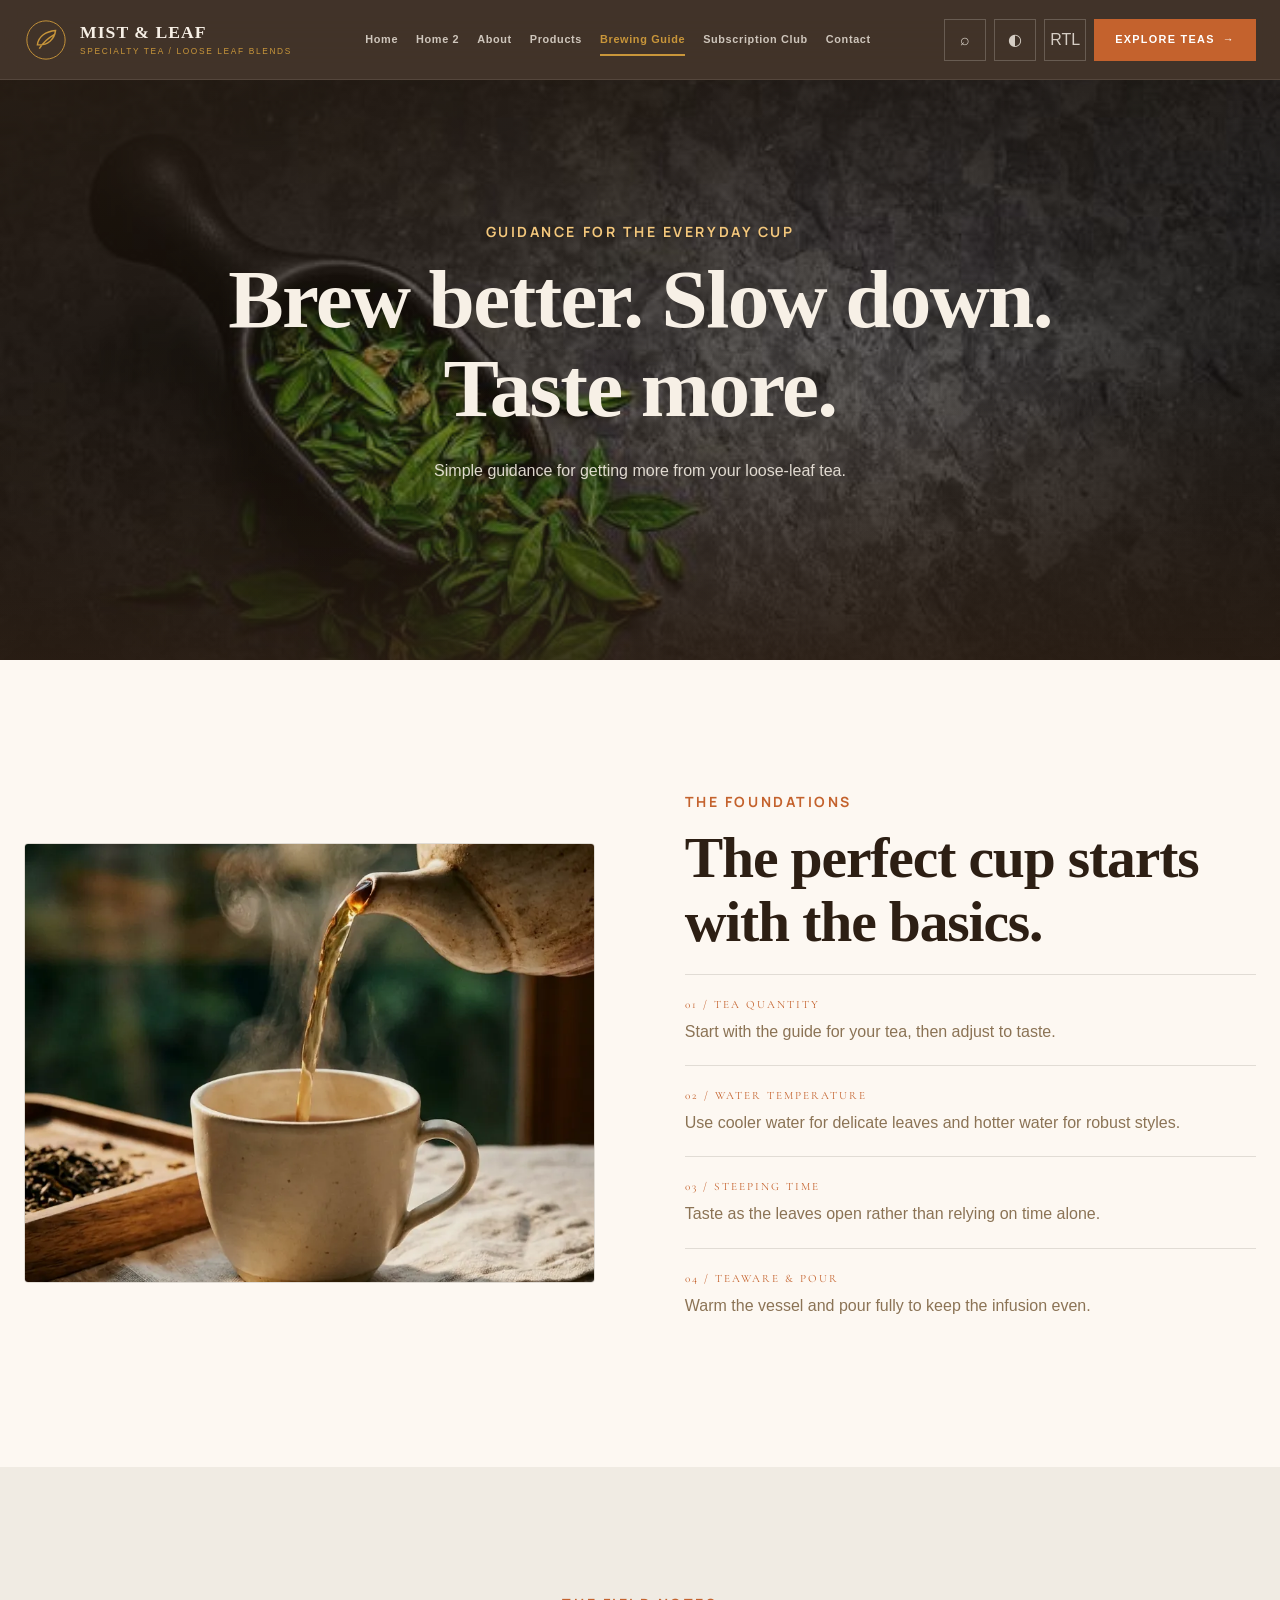
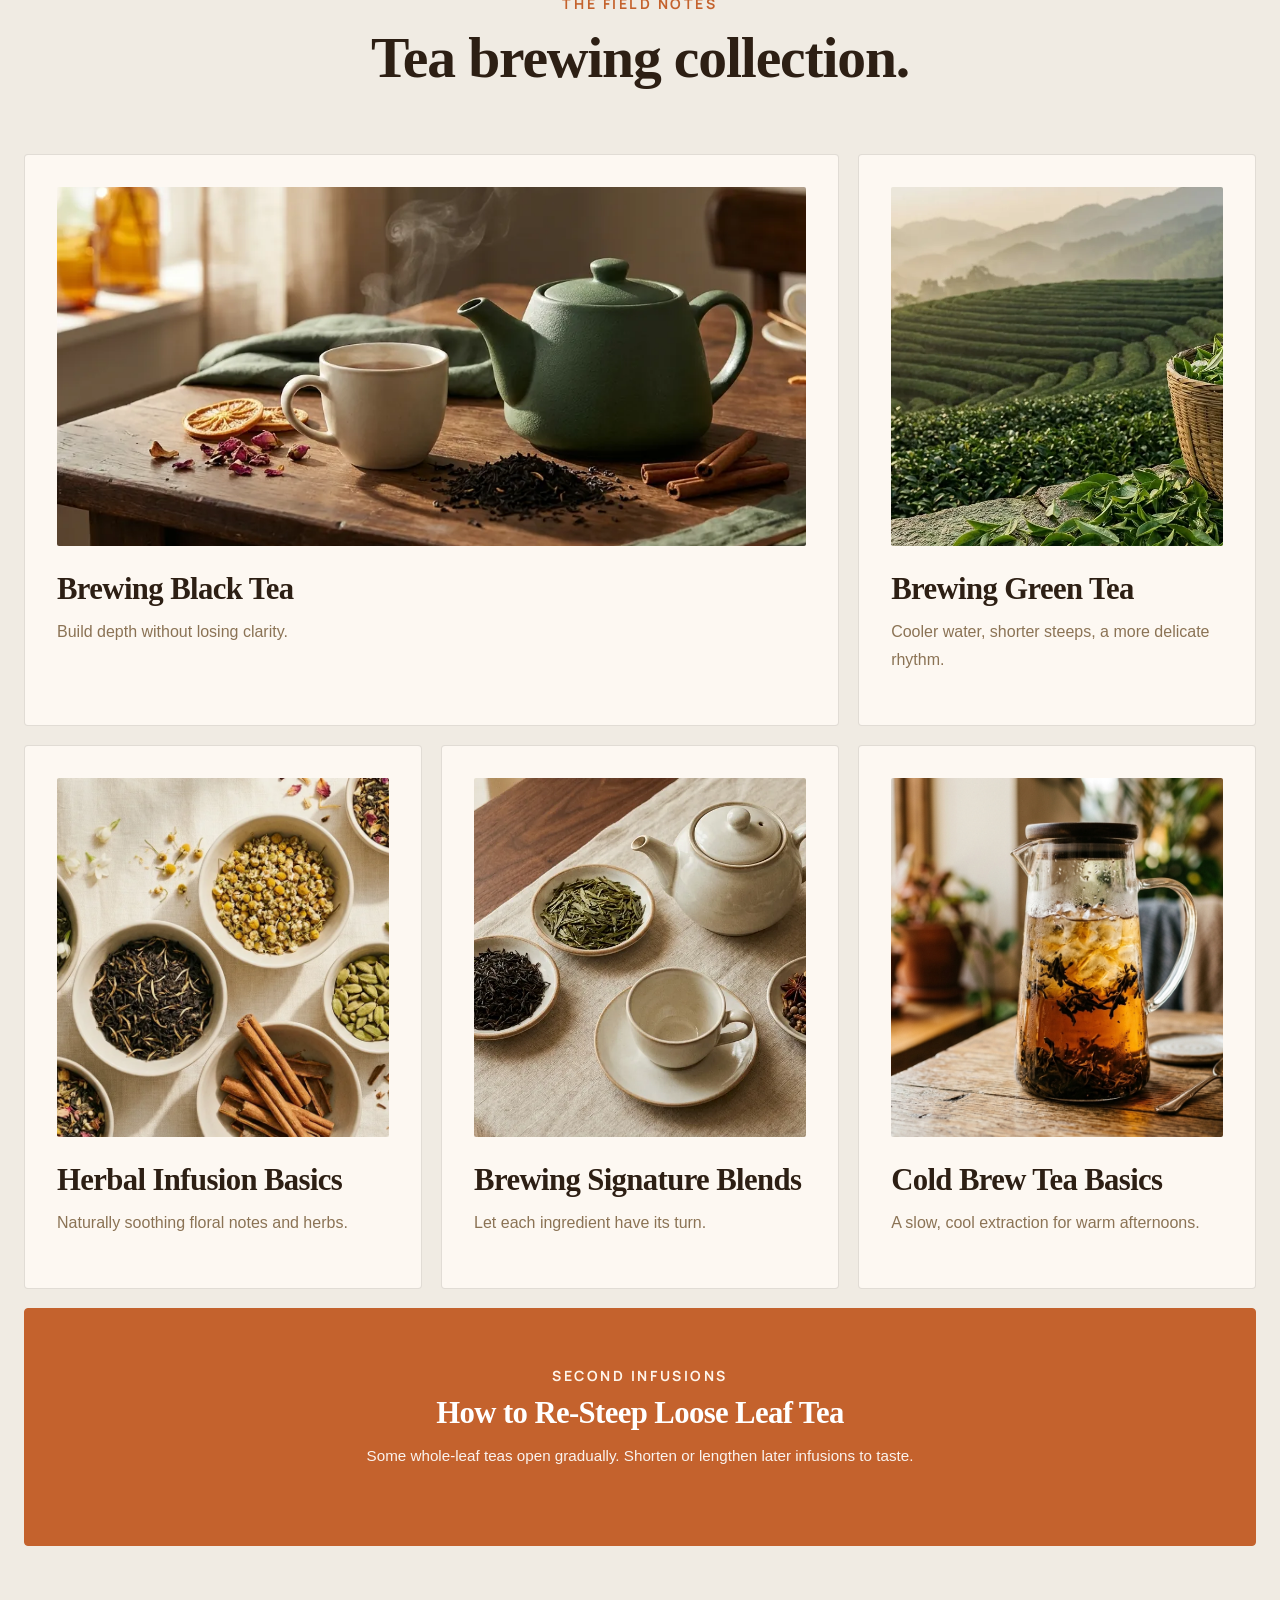
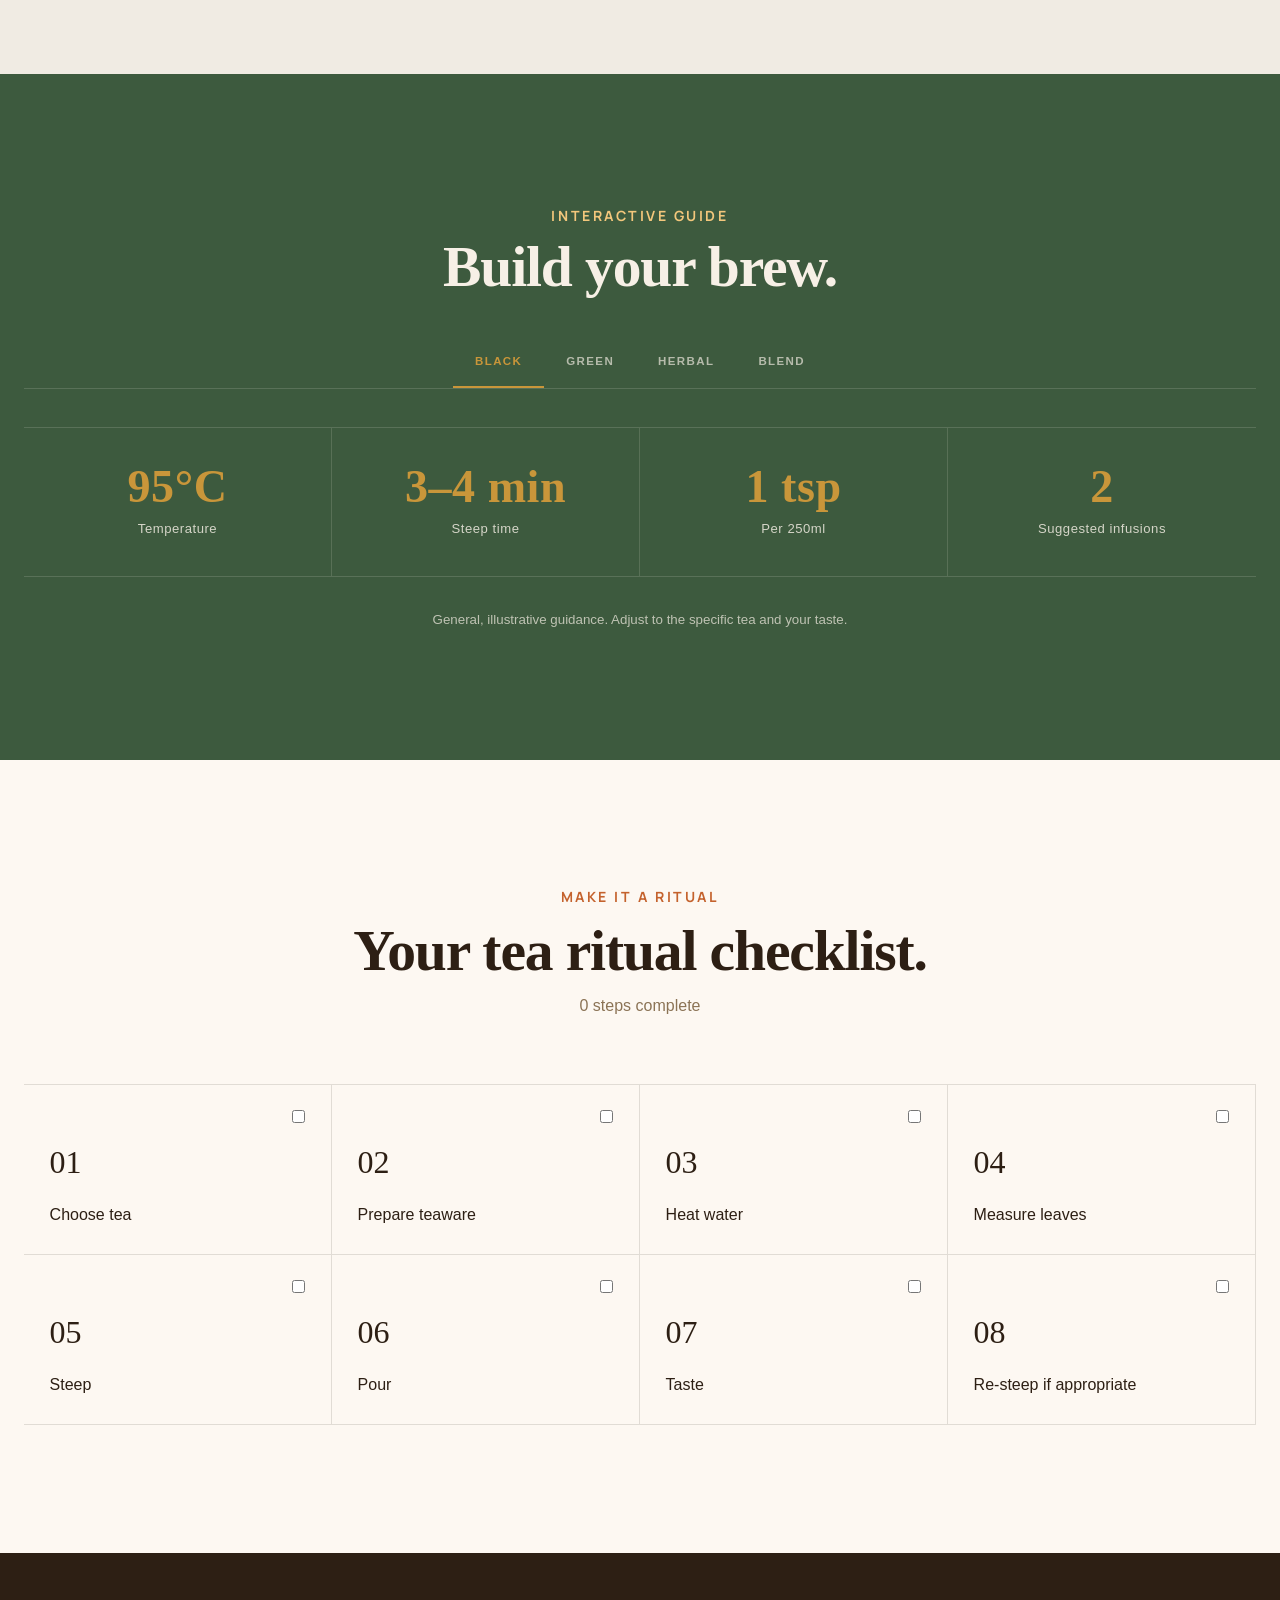
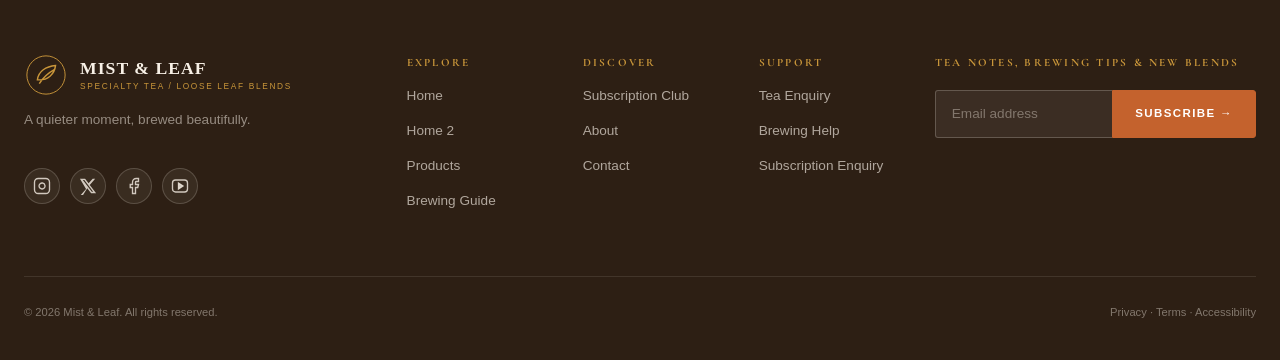
<file: brewing-guide.html>
<!doctype html><html lang="en" dir="ltr"><head><meta charset="utf-8"><meta name="viewport" content="width=device-width,initial-scale=1"><meta name="description" content="Simple, illustrative loose-leaf tea brewing guidance and an interactive ritual checklist."><meta property="og:title" content="Tea Brewing Guide | Mist & Leaf"><meta property="og:description" content="Simple, illustrative loose-leaf tea brewing guidance and an interactive ritual checklist."><meta property="og:type" content="website"><meta property="og:image" content="assets/images/hero-tea.webp"><title>Tea Brewing Guide | Mist & Leaf</title><link rel="preconnect" href="https://fonts.googleapis.com"><link rel="preconnect" href="https://fonts.gstatic.com" crossorigin><link href="https://fonts.googleapis.com/css2?family=Cormorant+Garamond:wght@500;600;700&family=Manrope:wght@400;500;600;700&display=swap" rel="stylesheet"><link rel="icon" type="image/svg+xml" href="assets/images/favicon.svg"><link rel="stylesheet" href="assets/css/style.css"></head><body data-page="brewing-guide"><a class="skip" href="#main">Skip to content</a><header class="site-header"><div class="container nav-wrap"><a class="brand" href="index.html"><svg viewBox="0 0 46 46" aria-hidden="true"><circle cx="23" cy="23" r="20" fill="none" stroke="currentColor"/><path d="M14 28c11 1 18-6 19-15-10 1-18 6-19 15Zm2 4c4-7 9-11 16-15" fill="none" stroke="currentColor" stroke-width="1.5"/></svg><span><b>MIST & LEAF</b><small>SPECIALTY TEA / LOOSE LEAF BLENDS</small></span></a><nav class="desktop-nav" aria-label="Primary"><a href="index.html" class="">Home</a><a href="home-2.html" class="">Home 2</a><a href="about.html" class="">About</a><a href="products.html" class="">Products</a><a href="brewing-guide.html" class="active">Brewing Guide</a><a href="subscription.html" class="">Subscription Club</a><a href="contact.html" class="">Contact</a></nav><div class="nav-tools"><button class="icon-btn search-open" aria-label="Search">⌕</button><button class="icon-btn theme-toggle" aria-label="Toggle theme">◐</button><button class="icon-btn rtl-toggle" aria-label="Toggle text direction">RTL</button><a class="btn btn-sm" href="products.html">Explore teas <span class="arrow">→</span></a></div><button class="menu-open" aria-expanded="false" aria-controls="mobile-menu" aria-label="Open menu"><svg viewBox="0 0 24 24" width="22" height="22" fill="none" stroke="currentColor" stroke-width="2" stroke-linecap="round" stroke-linejoin="round" aria-hidden="true"><line x1="3" y1="6" x2="21" y2="6"></line><line x1="3" y1="12" x2="21" y2="12"></line><line x1="3" y1="18" x2="21" y2="18"></line></svg></button></div></header><div class="drawer-backdrop"></div><aside id="mobile-menu" class="mobile-drawer" aria-hidden="true"><button class="drawer-close" aria-label="Close menu">×</button><div class="brand"><svg viewBox="0 0 46 46" aria-hidden="true"><circle cx="23" cy="23" r="20" fill="none" stroke="currentColor"/><path d="M14 28c11 1 18-6 19-15-10 1-18 6-19 15Zm2 4c4-7 9-11 16-15" fill="none" stroke="currentColor" stroke-width="1.5"/></svg><span><b>MIST & LEAF</b><small>SPECIALTY TEA / LOOSE LEAF BLENDS</small></span></div><nav><a href="index.html" class="">Home</a><a href="home-2.html" class="">Home 2</a><a href="about.html" class="">About</a><a href="products.html" class="">Products</a><a href="brewing-guide.html" class="active">Brewing Guide</a><a href="subscription.html" class="">Subscription Club</a><a href="contact.html" class="">Contact</a></nav><a class="btn" href="products.html">Explore the teas <span class="arrow">→</span></a><button class="drawer-action search-open"><span class="drawer-icon">⌕</span> Search teas & guides</button><button class="drawer-action theme-toggle"><span class="drawer-icon">◐</span> Light / Dark</button><button class="drawer-action rtl-toggle"><span class="drawer-icon">RTL</span> LTR / RTL</button></aside><main id="main"><section class="page-hero compact"><img class="hero-bg" src="assets/images/brewing-guide-hero.jpg" alt="Tea brewing setup with green tea leaves in a black scoop" width="1200" height="800" loading="lazy"><div class="hero-shade"></div><div class="container"><span class="eyebrow">GUIDANCE FOR THE EVERYDAY CUP</span><h1>Brew better. Slow down.<br>Taste more.</h1><p>Simple guidance for getting more from your loose-leaf tea.</p></div></section><section class="section basics"><div class="container split-grid"><div><img class="" src="assets/images/tea-cup.webp" alt="Fresh tea being poured into a ceramic cup" width="1200" height="800" loading="lazy"></div><div><span class="eyebrow">THE FOUNDATIONS</span><h2>The perfect cup starts with the basics.</h2><dl class="basic-list"><div><dt>01 / TEA QUANTITY</dt><dd>Start with the guide for your tea, then adjust to taste.</dd></div><div><dt>02 / WATER TEMPERATURE</dt><dd>Use cooler water for delicate leaves and hotter water for robust styles.</dd></div><div><dt>03 / STEEPING TIME</dt><dd>Taste as the leaves open rather than relying on time alone.</dd></div><div><dt>04 / TEAWARE & POUR</dt><dd>Warm the vessel and pour fully to keep the infusion even.</dd></div></dl></div></div></section><section class="section guide-collection"><div class="container"><header class="section-head"><span class="eyebrow">THE FIELD NOTES</span><h2>Tea brewing collection.</h2></header><div class="guide-mosaic"><article class="wide"><img class="" src="assets/images/black-tea.webp" alt="Black tea leaves and teaware" width="1200" height="800" loading="lazy"><h3>Brewing Black Tea</h3><p>Build depth without losing clarity.</p></article><article><img class="" src="assets/images/green-tea.webp" alt="Fresh green tea leaves and steeping infusion" width="1200" height="800" loading="lazy"><h3>Brewing Green Tea</h3><p>Cooler water, shorter steeps, a more delicate rhythm.</p></article><article><img class="" src="assets/images/herbal-tea.webp" alt="Botanical herbal infusion ingredients" width="1200" height="800" loading="lazy"><h3>Herbal Infusion Basics</h3><p>Naturally soothing floral notes and herbs.</p></article><article><img class="" src="assets/images/signature-blend.webp" alt="Loose leaf tea signature blend botanicals and spices" width="1200" height="800" loading="lazy"><h3>Brewing Signature Blends</h3><p>Let each ingredient have its turn.</p></article><article><img class="" src="assets/images/cold-brew-tea.webp" alt="Chilled cold brew tea in glass pitcher with ice" width="1200" height="800" loading="lazy"><h3>Cold Brew Tea Basics</h3><p>A slow, cool extraction for warm afternoons.</p></article><article class="text-wide"><span class="eyebrow">SECOND INFUSIONS</span><h3>How to Re-Steep Loose Leaf Tea</h3><p>Some whole-leaf teas open gradually. Shorten or lengthen later infusions to taste.</p></article></div></div></section><section class="section brew-builder dark-section"><div class="container"><span class="eyebrow">INTERACTIVE GUIDE</span><h2>Build your brew.</h2><div class="brew-choice"><button class="active" data-brew="black">Black</button><button data-brew="green">Green</button><button data-brew="herbal">Herbal</button><button data-brew="blend">Blend</button></div><div id="brew-values" class="brew-values"><span><b>95°C</b>Temperature</span><span><b>3–4 min</b>Steep time</span><span><b>1 tsp</b>Per 250ml</span><span><b>2</b>Suggested infusions</span></div><small>General, illustrative guidance. Adjust to the specific tea and your taste.</small></div></section><section class="section checklist"><div class="container"><header class="section-head"><span class="eyebrow">MAKE IT A RITUAL</span><h2>Your tea ritual checklist.</h2><p id="check-count">0 steps complete</p></header><div id="brew-checklist" class="check-grid"><label><input type="checkbox" data-check="0"><span>01</span>Choose tea</label><label><input type="checkbox" data-check="1"><span>02</span>Prepare teaware</label><label><input type="checkbox" data-check="2"><span>03</span>Heat water</label><label><input type="checkbox" data-check="3"><span>04</span>Measure leaves</label><label><input type="checkbox" data-check="4"><span>05</span>Steep</label><label><input type="checkbox" data-check="5"><span>06</span>Pour</label><label><input type="checkbox" data-check="6"><span>07</span>Taste</label><label><input type="checkbox" data-check="7"><span>08</span>Re-steep if appropriate</label></div></div></section></main><footer class="footer"><div class="container footer-grid"><div><div class="brand"><svg viewBox="0 0 46 46" aria-hidden="true"><circle cx="23" cy="23" r="20" fill="none" stroke="currentColor"/><path d="M14 28c11 1 18-6 19-15-10 1-18 6-19 15Zm2 4c4-7 9-11 16-15" fill="none" stroke="currentColor" stroke-width="1.5"/></svg><span><b>MIST & LEAF</b><small>SPECIALTY TEA / LOOSE LEAF BLENDS</small></span></div><p>A quieter moment, brewed beautifully.</p><div class="social-icons"><a href="#" class="social-icon" aria-label="Instagram"><svg viewBox="0 0 24 24" width="18" height="18" fill="none" stroke="currentColor" stroke-width="1.8"><rect x="2" y="2" width="20" height="20" rx="5" ry="5"/><path d="M16 11.37A4 4 0 1 1 12.63 8 4 4 0 0 1 16 11.37z"/><line x1="17.5" y1="6.5" x2="17.51" y2="6.5"/></svg></a><a href="#" class="social-icon" aria-label="X"><svg viewBox="0 0 24 24" width="16" height="16" fill="currentColor"><path d="M18.244 2.25h3.308l-7.227 8.26 8.502 11.24H16.17l-5.214-6.817L4.99 24.75H1.68l7.73-8.835L1.254 2.25H8.08l4.713 6.231zm-1.161 17.52h1.833L7.084 4.126H5.117z"/></svg></a><a href="#" class="social-icon" aria-label="Facebook"><svg viewBox="0 0 24 24" width="18" height="18" fill="none" stroke="currentColor" stroke-width="1.8"><path d="M18 2h-3a5 5 0 0 0-5 5v3H7v4h3v8h4v-8h3l1-4h-4V7a1 1 0 0 1 1-1h3z"/></svg></a><a href="#" class="social-icon" aria-label="YouTube"><svg viewBox="0 0 24 24" width="18" height="18" fill="none" stroke="currentColor" stroke-width="1.8"><rect x="2" y="4" width="20" height="16" rx="4" ry="4"/><polygon points="10 8 16 12 10 16 10 8" fill="currentColor"/></svg></a></div></div><div><b>EXPLORE</b><a href="index.html">Home</a><a href="home-2.html">Home 2</a><a href="products.html">Products</a><a href="brewing-guide.html">Brewing Guide</a></div><div><b>DISCOVER</b><a href="subscription.html">Subscription Club</a><a href="about.html">About</a><a href="contact.html">Contact</a></div><div><b>SUPPORT</b><button data-enquiry="Tea Recommendation">Tea Enquiry</button><button data-enquiry="Brewing Help">Brewing Help</button><button data-enquiry="Subscription Enquiry">Subscription Enquiry</button></div><div class="newsletter"><b>TEA NOTES, BREWING TIPS & NEW BLENDS</b><form class="newsletter-form"><label class="sr-only" for="newsletter">Email address</label><input id="newsletter" type="email" required placeholder="Email address"><button class="btn">Subscribe →</button></form><small class="form-note"></small></div></div><div class="container footer-bottom"><span>© 2026 Mist & Leaf. All rights reserved.</span><span>Privacy · Terms · Accessibility</span></div></footer><div class="modal" id="search-modal" role="dialog" aria-modal="true" aria-labelledby="search-title"><div class="modal-panel search-panel"><button class="modal-close" aria-label="Close">×</button><span class="eyebrow">DISCOVER</span><h2 id="search-title">Search Mist & Leaf</h2><label for="site-search">Products, categories, guides and the club</label><input id="site-search" type="search" placeholder="Try “jasmine” or “brewing”" autocomplete="off"><div id="search-results" class="search-results"></div></div></div><div class="modal" id="product-modal" role="dialog" aria-modal="true" aria-labelledby="product-title"><div class="modal-panel product-modal-panel"><button class="modal-close" aria-label="Close">×</button><div id="product-detail"></div></div></div><div class="modal" id="enquiry-modal" role="dialog" aria-modal="true" aria-labelledby="enquiry-title"><div class="modal-panel enquiry-panel"><button class="modal-close" aria-label="Close">×</button><div class="form-head"><span class="eyebrow">A CONVERSATION OVER TEA</span><h2 id="enquiry-title">LET'S TALK TEA</h2></div><form id="enquiry-form" novalidate><div class="form-grid"><label>Full Name *<input name="name" required><small class="error"></small></label><label>Email *<input name="email" type="email" required><small class="error"></small></label><label>Phone<input name="phone" type="tel"><small class="error"></small></label><label>Enquiry Type *<select name="type" required><option value="">Choose one</option><option>Product Question</option><option>Tea Recommendation</option><option>Brewing Help</option><option>Subscription Enquiry</option><option>General Enquiry</option></select><small class="error"></small></label><label>Tea / Blend<input name="tea"></label><label>Preferred Tea Type<select name="preferred"><option>Mixed</option><option>Black</option><option>Green</option><option>Herbal</option><option>Blend</option></select></label><label>Flavor Preference<select name="flavor"><option>No Preference</option><option>Floral</option><option>Citrus</option><option>Spiced</option><option>Earthy</option><option>Fresh</option><option>Sweet</option></select></label><label class="full">Message *<textarea name="message" required rows="4"></textarea><small class="error"></small></label></div><div class="form-actions"><button class="btn" type="submit">Send enquiry →</button></div></form><div id="enquiry-success" class="success" hidden><h3>ENQUIRY RECEIVED</h3><p>Thanks — your enquiry has been prepared for the Mist & Leaf team.</p><button class="btn modal-close">Close</button></div></div></div><button class="back-top" aria-label="Back to top">↑</button><script src="assets/js/main.js" defer></script></body></html>
</file>
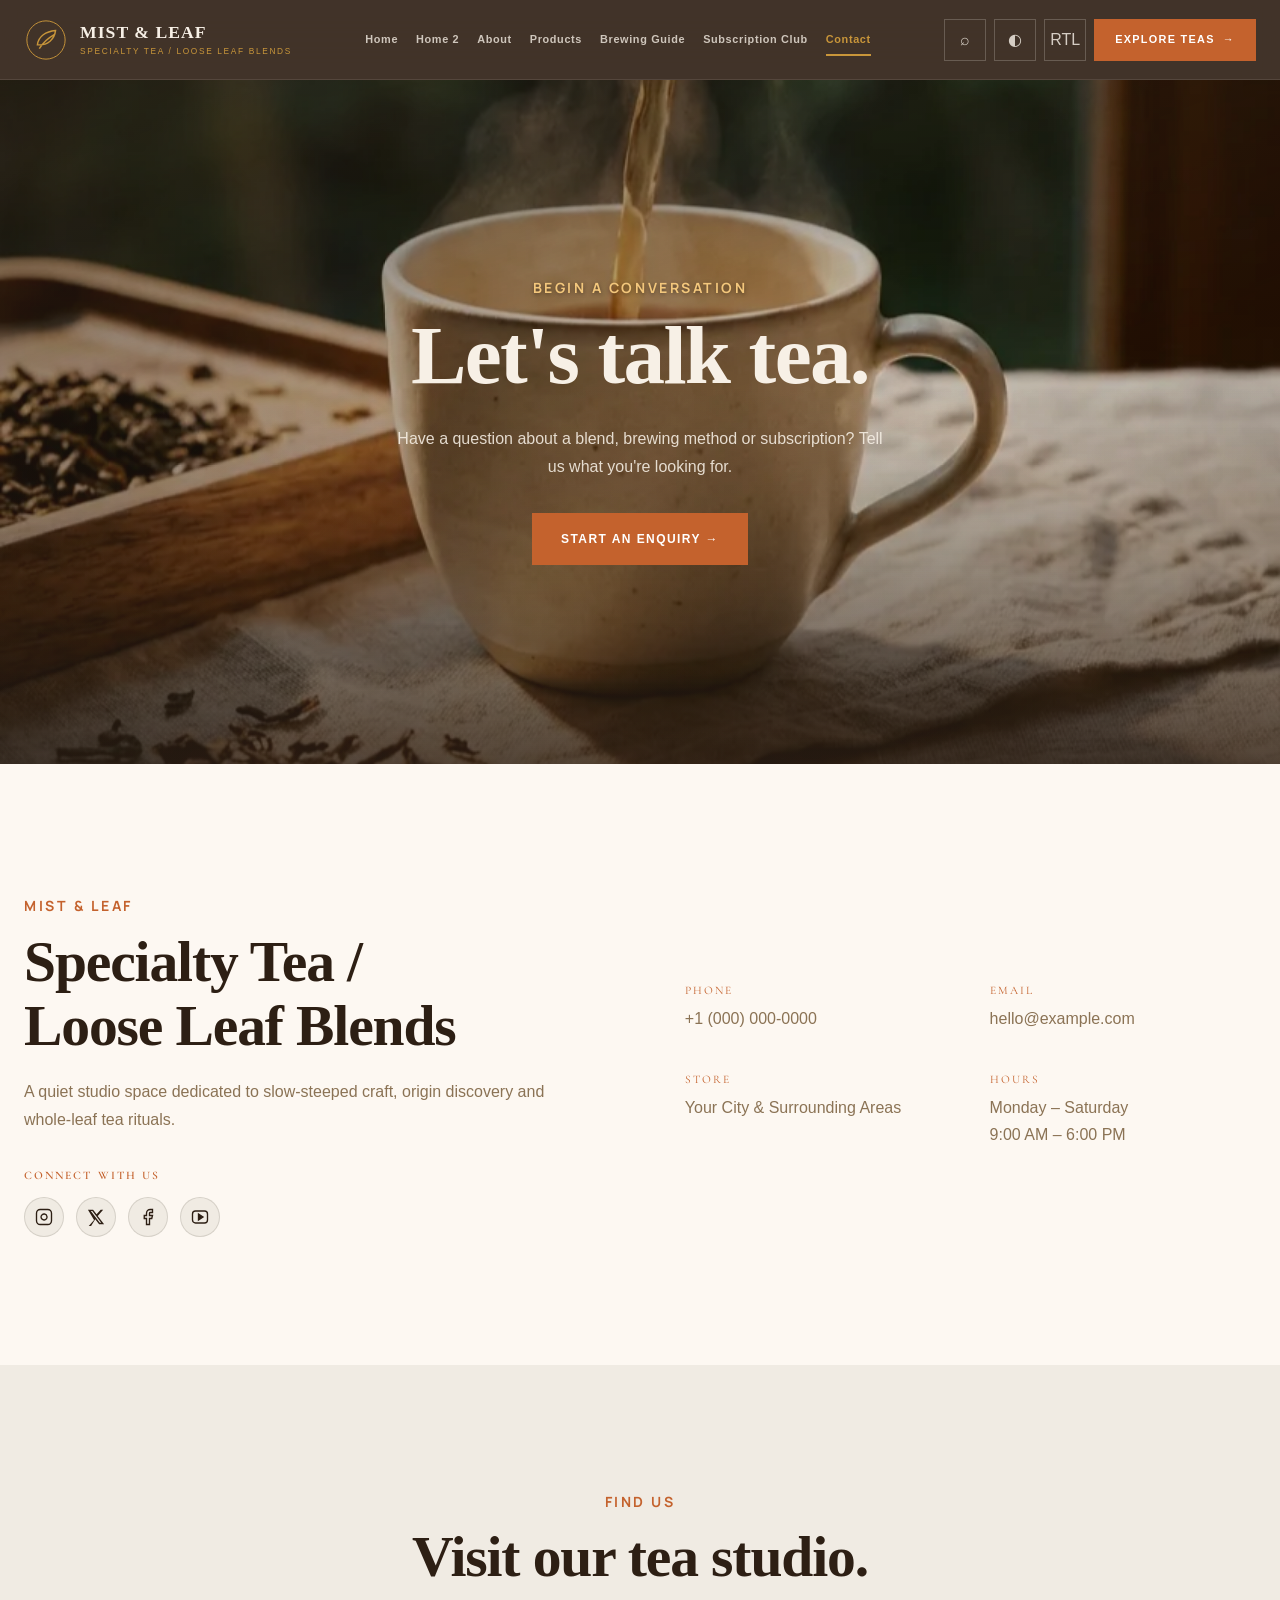
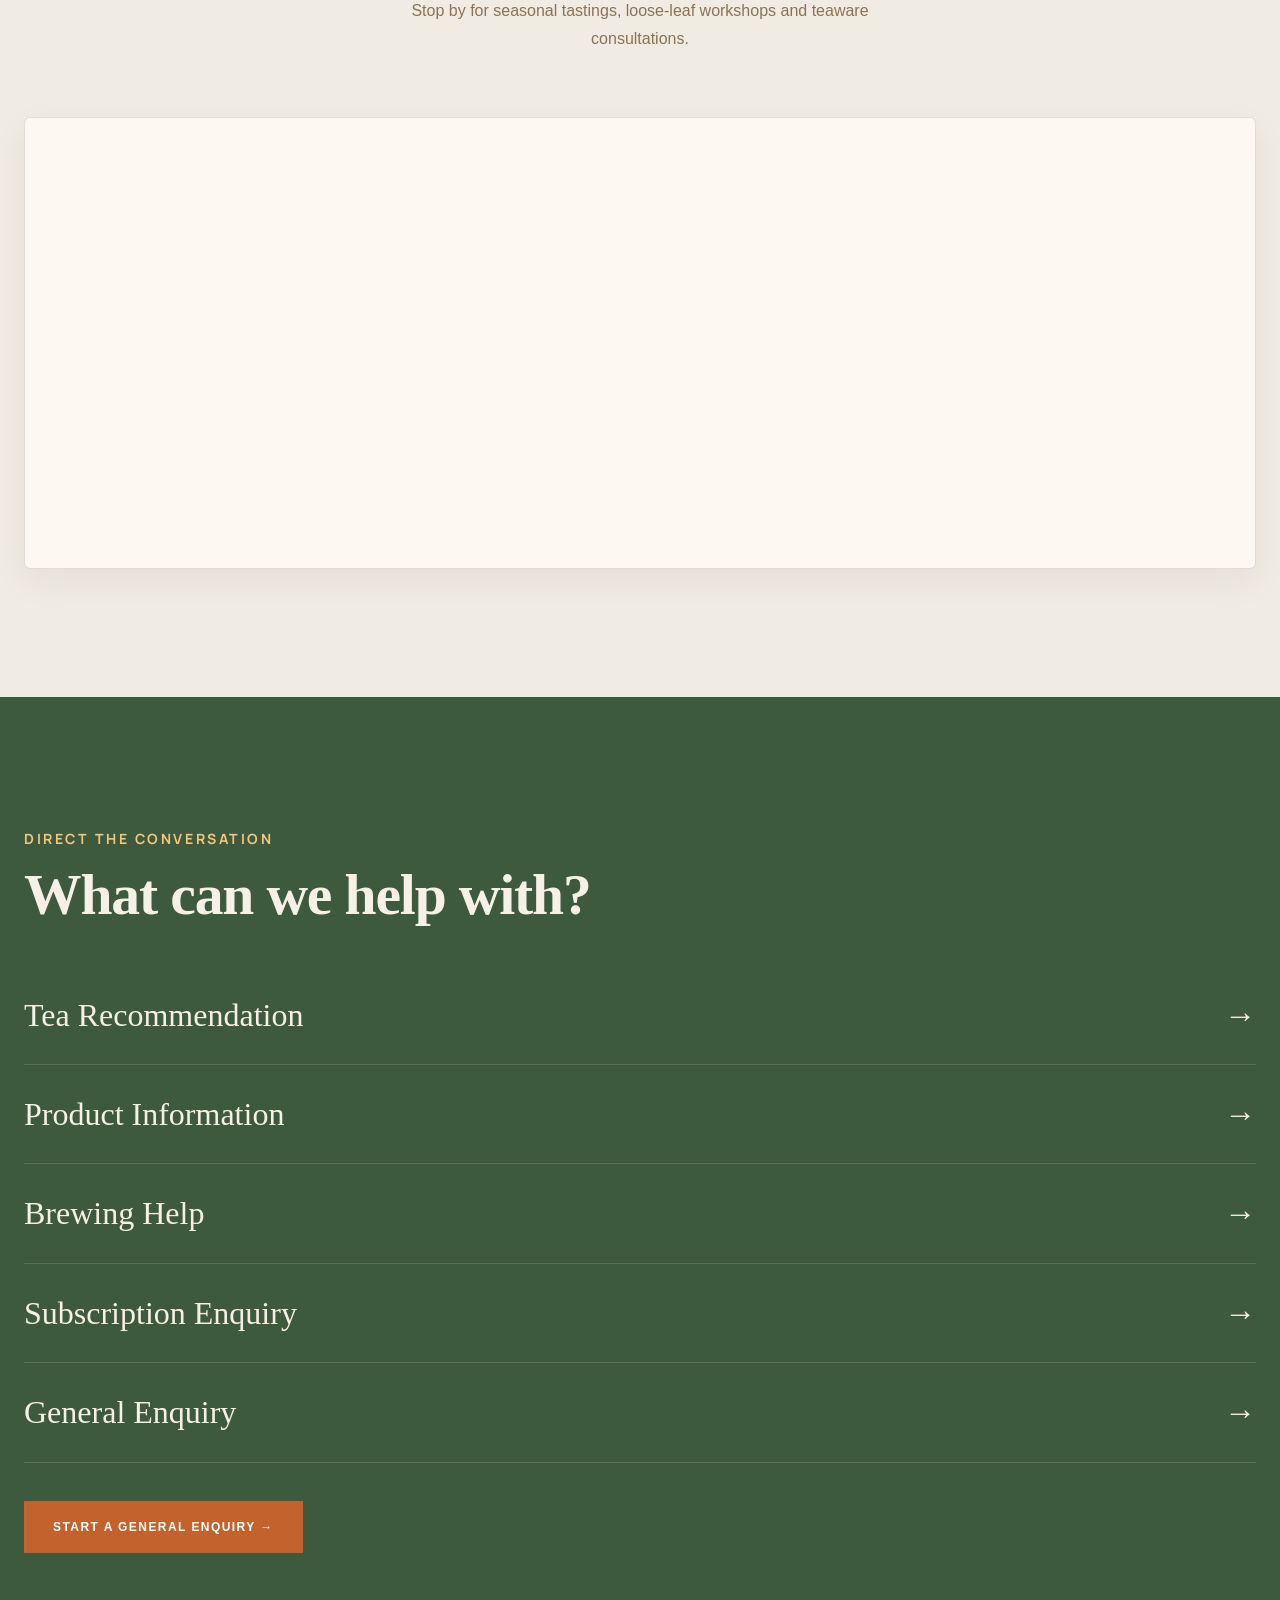
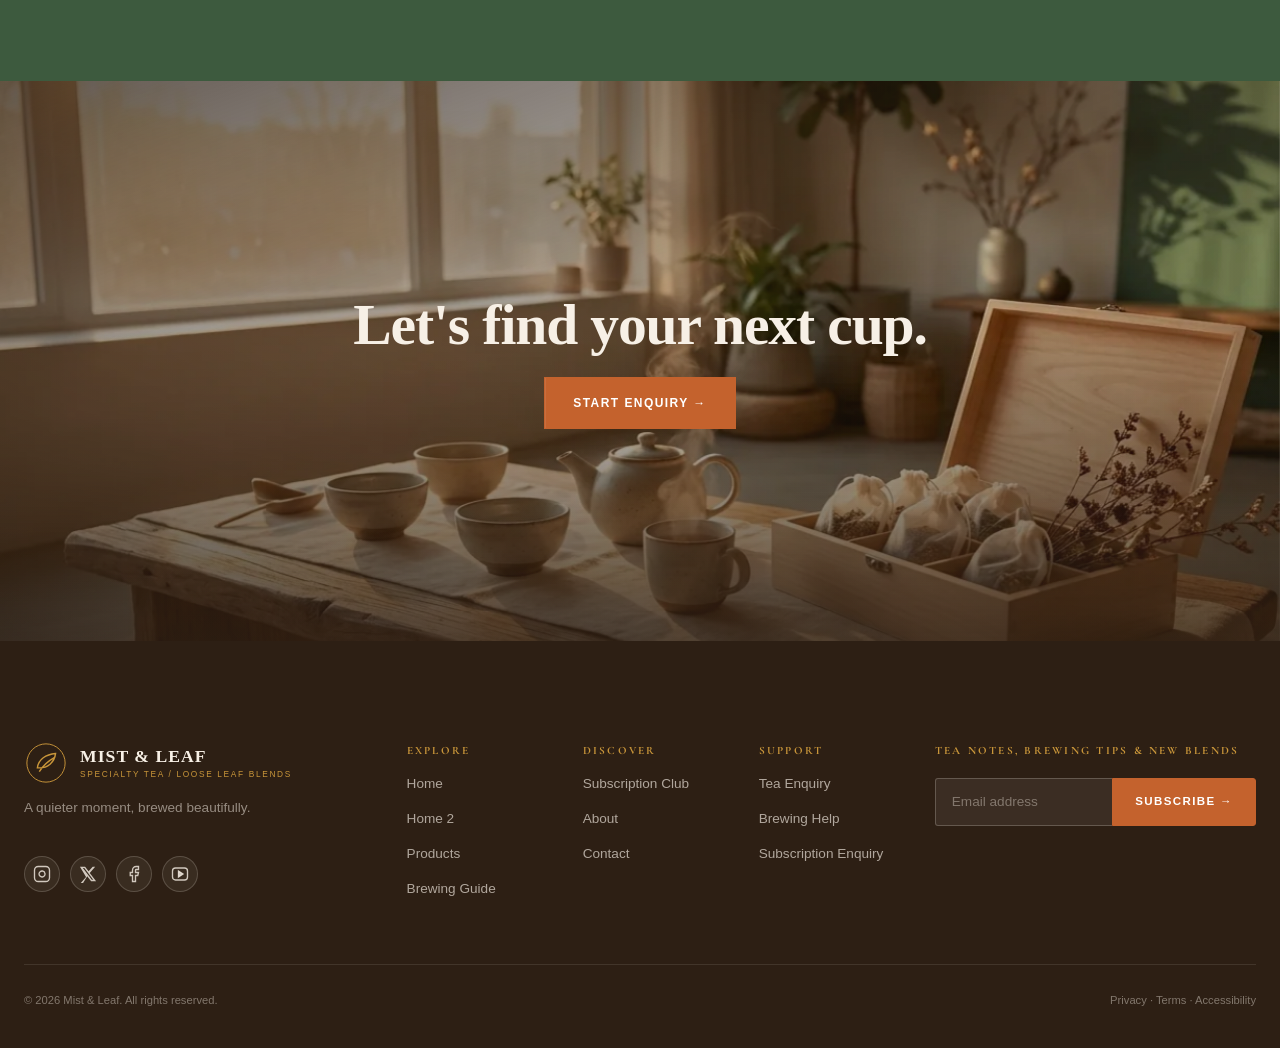
<file: contact.html>
<!doctype html><html lang="en" dir="ltr"><head><meta charset="utf-8"><meta name="viewport" content="width=device-width,initial-scale=1"><meta name="description" content="Ask the fictional Mist & Leaf team about tea, brewing or the subscription club."><meta property="og:title" content="Contact Mist & Leaf | Specialty Tea"><meta property="og:description" content="Ask the fictional Mist & Leaf team about tea, brewing or the subscription club."><meta property="og:type" content="website"><meta property="og:image" content="assets/images/hero-tea.webp"><title>Contact Mist & Leaf | Specialty Tea</title><link rel="preconnect" href="https://fonts.googleapis.com"><link rel="preconnect" href="https://fonts.gstatic.com" crossorigin><link href="https://fonts.googleapis.com/css2?family=Cormorant+Garamond:wght@500;600;700&family=Manrope:wght@400;500;600;700&display=swap" rel="stylesheet"><link rel="icon" type="image/svg+xml" href="assets/images/favicon.svg"><link rel="stylesheet" href="assets/css/style.css"></head><body data-page="contact"><a class="skip" href="#main">Skip to content</a><header class="site-header"><div class="container nav-wrap"><a class="brand" href="index.html"><svg viewBox="0 0 46 46" aria-hidden="true"><circle cx="23" cy="23" r="20" fill="none" stroke="currentColor"/><path d="M14 28c11 1 18-6 19-15-10 1-18 6-19 15Zm2 4c4-7 9-11 16-15" fill="none" stroke="currentColor" stroke-width="1.5"/></svg><span><b>MIST & LEAF</b><small>SPECIALTY TEA / LOOSE LEAF BLENDS</small></span></a><nav class="desktop-nav" aria-label="Primary"><a href="index.html" class="">Home</a><a href="home-2.html" class="">Home 2</a><a href="about.html" class="">About</a><a href="products.html" class="">Products</a><a href="brewing-guide.html" class="">Brewing Guide</a><a href="subscription.html" class="">Subscription Club</a><a href="contact.html" class="active">Contact</a></nav><div class="nav-tools"><button class="icon-btn search-open" aria-label="Search">⌕</button><button class="icon-btn theme-toggle" aria-label="Toggle theme">◐</button><button class="icon-btn rtl-toggle" aria-label="Toggle text direction">RTL</button><a class="btn btn-sm" href="products.html">Explore teas <span class="arrow">→</span></a></div><button class="menu-open" aria-expanded="false" aria-controls="mobile-menu" aria-label="Open menu"><svg viewBox="0 0 24 24" width="22" height="22" fill="none" stroke="currentColor" stroke-width="2" stroke-linecap="round" stroke-linejoin="round" aria-hidden="true"><line x1="3" y1="6" x2="21" y2="6"></line><line x1="3" y1="12" x2="21" y2="12"></line><line x1="3" y1="18" x2="21" y2="18"></line></svg></button></div></header><div class="drawer-backdrop"></div><aside id="mobile-menu" class="mobile-drawer" aria-hidden="true"><button class="drawer-close" aria-label="Close menu">×</button><div class="brand"><svg viewBox="0 0 46 46" aria-hidden="true"><circle cx="23" cy="23" r="20" fill="none" stroke="currentColor"/><path d="M14 28c11 1 18-6 19-15-10 1-18 6-19 15Zm2 4c4-7 9-11 16-15" fill="none" stroke="currentColor" stroke-width="1.5"/></svg><span><b>MIST & LEAF</b><small>SPECIALTY TEA / LOOSE LEAF BLENDS</small></span></div><nav><a href="index.html" class="">Home</a><a href="home-2.html" class="">Home 2</a><a href="about.html" class="">About</a><a href="products.html" class="">Products</a><a href="brewing-guide.html" class="">Brewing Guide</a><a href="subscription.html" class="">Subscription Club</a><a href="contact.html" class="active">Contact</a></nav><a class="btn" href="products.html">Explore the teas <span class="arrow">→</span></a><button class="drawer-action search-open"><span class="drawer-icon">⌕</span> Search teas & guides</button><button class="drawer-action theme-toggle"><span class="drawer-icon">◐</span> Light / Dark</button><button class="drawer-action rtl-toggle"><span class="drawer-icon">RTL</span> LTR / RTL</button></aside><main id="main"><section class="page-hero"><img class="hero-bg" src="assets/images/contact-tea.webp" alt="Tea pouring into a ceramic cup beside loose leaves" width="1200" height="800" loading="lazy"><div class="hero-shade"></div><div class="container"><span class="eyebrow">BEGIN A CONVERSATION</span><h1>Let's talk tea.</h1><p>Have a question about a blend, brewing method or subscription? Tell us what you're looking for.</p><button class="btn" data-enquiry="General Enquiry">Start an enquiry →</button></div></section><section class="section contact-info"><div class="container split-grid"><div><span class="eyebrow">MIST & LEAF</span><h2>Specialty Tea /<br>Loose Leaf Blends</h2><p>A quiet studio space dedicated to slow-steeped craft, origin discovery and whole-leaf tea rituals.</p><div class="social-links"><span class="social-label">CONNECT WITH US</span><div class="social-icons"><a href="#" class="social-icon" aria-label="Instagram"><svg viewBox="0 0 24 24" width="20" height="20" fill="none" stroke="currentColor" stroke-width="1.8"><rect x="2" y="2" width="20" height="20" rx="5" ry="5"/><path d="M16 11.37A4 4 0 1 1 12.63 8 4 4 0 0 1 16 11.37z"/><line x1="17.5" y1="6.5" x2="17.51" y2="6.5"/></svg></a><a href="#" class="social-icon" aria-label="X"><svg viewBox="0 0 24 24" width="18" height="18" fill="currentColor"><path d="M18.244 2.25h3.308l-7.227 8.26 8.502 11.24H16.17l-5.214-6.817L4.99 24.75H1.68l7.73-8.835L1.254 2.25H8.08l4.713 6.231zm-1.161 17.52h1.833L7.084 4.126H5.117z"/></svg></a><a href="#" class="social-icon" aria-label="Facebook"><svg viewBox="0 0 24 24" width="20" height="20" fill="none" stroke="currentColor" stroke-width="1.8"><path d="M18 2h-3a5 5 0 0 0-5 5v3H7v4h3v8h4v-8h3l1-4h-4V7a1 1 0 0 1 1-1h3z"/></svg></a><a href="#" class="social-icon" aria-label="YouTube"><svg viewBox="0 0 24 24" width="20" height="20" fill="none" stroke="currentColor" stroke-width="1.8"><rect x="2" y="4" width="20" height="16" rx="4" ry="4"/><polygon points="10 8 16 12 10 16 10 8" fill="currentColor"/></svg></a></div></div></div><dl><div><dt>PHONE</dt><dd>+1 (000) 000-0000</dd></div><div><dt>EMAIL</dt><dd><a href="mailto:hello@example.com">hello@example.com</a></dd></div><div><dt>STORE</dt><dd>Your City & Surrounding Areas</dd></div><div><dt>HOURS</dt><dd>Monday – Saturday<br>9:00 AM – 6:00 PM</dd></div></dl></div></section><section class="section map-section"><div class="container"><header class="section-head"><span class="eyebrow">FIND US</span><h2>Visit our tea studio.</h2><p>Stop by for seasonal tastings, loose-leaf workshops and teaware consultations.</p></header><div class="map-frame"><iframe src="https://www.google.com/maps/embed?pb=!1m18!1m12!1m3!1d3151.835434509374!2d144.9537363153167!3d-37.81732767975171!2m3!1f0!2f0!3f0!3m2!1i1024!2i768!4f13.1!3m3!1m2!1s0x6ad65d4c2b349649%3A0xb6899234e561db11!2sEnvato!5e0!3m2!1sen!2sus!4v1619524992238!5m2!1sen!2sus" width="100%" height="450" style="border:0;" allowfullscreen="" loading="lazy" referrerpolicy="no-referrer-when-downgrade" title="Tea Studio Location Map"></iframe></div></div></section><section class="section help-topics dark-section"><div class="container"><span class="eyebrow">DIRECT THE CONVERSATION</span><h2>What can we help with?</h2><div class="topic-list"><button data-topic="Tea Recommendation">Tea Recommendation<span>→</span></button><button data-topic="Product Information">Product Information<span>→</span></button><button data-topic="Brewing Help">Brewing Help<span>→</span></button><button data-topic="Subscription Enquiry">Subscription Enquiry<span>→</span></button><button data-topic="General Enquiry">General Enquiry<span>→</span></button></div><button id="topic-cta" class="btn" data-enquiry="General Enquiry">Start a general enquiry →</button></div></section><section class="final-cta"><img class="cta-bg" src="assets/images/tea-ritual.webp" alt="A peaceful tea setting in warm evening light" width="1200" height="800" loading="lazy"><div class="hero-shade"></div><div class="container"><h2>Let's find your next cup.</h2><button class="btn" data-enquiry="Tea Recommendation">Start enquiry →</button></div></section></main><footer class="footer"><div class="container footer-grid"><div><div class="brand"><svg viewBox="0 0 46 46" aria-hidden="true"><circle cx="23" cy="23" r="20" fill="none" stroke="currentColor"/><path d="M14 28c11 1 18-6 19-15-10 1-18 6-19 15Zm2 4c4-7 9-11 16-15" fill="none" stroke="currentColor" stroke-width="1.5"/></svg><span><b>MIST & LEAF</b><small>SPECIALTY TEA / LOOSE LEAF BLENDS</small></span></div><p>A quieter moment, brewed beautifully.</p><div class="social-icons"><a href="#" class="social-icon" aria-label="Instagram"><svg viewBox="0 0 24 24" width="18" height="18" fill="none" stroke="currentColor" stroke-width="1.8"><rect x="2" y="2" width="20" height="20" rx="5" ry="5"/><path d="M16 11.37A4 4 0 1 1 12.63 8 4 4 0 0 1 16 11.37z"/><line x1="17.5" y1="6.5" x2="17.51" y2="6.5"/></svg></a><a href="#" class="social-icon" aria-label="X"><svg viewBox="0 0 24 24" width="16" height="16" fill="currentColor"><path d="M18.244 2.25h3.308l-7.227 8.26 8.502 11.24H16.17l-5.214-6.817L4.99 24.75H1.68l7.73-8.835L1.254 2.25H8.08l4.713 6.231zm-1.161 17.52h1.833L7.084 4.126H5.117z"/></svg></a><a href="#" class="social-icon" aria-label="Facebook"><svg viewBox="0 0 24 24" width="18" height="18" fill="none" stroke="currentColor" stroke-width="1.8"><path d="M18 2h-3a5 5 0 0 0-5 5v3H7v4h3v8h4v-8h3l1-4h-4V7a1 1 0 0 1 1-1h3z"/></svg></a><a href="#" class="social-icon" aria-label="YouTube"><svg viewBox="0 0 24 24" width="18" height="18" fill="none" stroke="currentColor" stroke-width="1.8"><rect x="2" y="4" width="20" height="16" rx="4" ry="4"/><polygon points="10 8 16 12 10 16 10 8" fill="currentColor"/></svg></a></div></div><div><b>EXPLORE</b><a href="index.html">Home</a><a href="home-2.html">Home 2</a><a href="products.html">Products</a><a href="brewing-guide.html">Brewing Guide</a></div><div><b>DISCOVER</b><a href="subscription.html">Subscription Club</a><a href="about.html">About</a><a href="contact.html">Contact</a></div><div><b>SUPPORT</b><button data-enquiry="Tea Recommendation">Tea Enquiry</button><button data-enquiry="Brewing Help">Brewing Help</button><button data-enquiry="Subscription Enquiry">Subscription Enquiry</button></div><div class="newsletter"><b>TEA NOTES, BREWING TIPS & NEW BLENDS</b><form class="newsletter-form"><label class="sr-only" for="newsletter">Email address</label><input id="newsletter" type="email" required placeholder="Email address"><button class="btn">Subscribe →</button></form><small class="form-note"></small></div></div><div class="container footer-bottom"><span>© 2026 Mist & Leaf. All rights reserved.</span><span>Privacy · Terms · Accessibility</span></div></footer><div class="modal" id="search-modal" role="dialog" aria-modal="true" aria-labelledby="search-title"><div class="modal-panel search-panel"><button class="modal-close" aria-label="Close">×</button><span class="eyebrow">DISCOVER</span><h2 id="search-title">Search Mist & Leaf</h2><label for="site-search">Products, categories, guides and the club</label><input id="site-search" type="search" placeholder="Try “jasmine” or “brewing”" autocomplete="off"><div id="search-results" class="search-results"></div></div></div><div class="modal" id="product-modal" role="dialog" aria-modal="true" aria-labelledby="product-title"><div class="modal-panel product-modal-panel"><button class="modal-close" aria-label="Close">×</button><div id="product-detail"></div></div></div><div class="modal" id="enquiry-modal" role="dialog" aria-modal="true" aria-labelledby="enquiry-title"><div class="modal-panel enquiry-panel"><button class="modal-close" aria-label="Close">×</button><div class="form-head"><span class="eyebrow">A CONVERSATION OVER TEA</span><h2 id="enquiry-title">LET'S TALK TEA</h2></div><form id="enquiry-form" novalidate><div class="form-grid"><label>Full Name *<input name="name" required><small class="error"></small></label><label>Email *<input name="email" type="email" required><small class="error"></small></label><label>Phone<input name="phone" type="tel"><small class="error"></small></label><label>Enquiry Type *<select name="type" required><option value="">Choose one</option><option>Product Question</option><option>Tea Recommendation</option><option>Brewing Help</option><option>Subscription Enquiry</option><option>General Enquiry</option></select><small class="error"></small></label><label>Tea / Blend<input name="tea"></label><label>Preferred Tea Type<select name="preferred"><option>Mixed</option><option>Black</option><option>Green</option><option>Herbal</option><option>Blend</option></select></label><label>Flavor Preference<select name="flavor"><option>No Preference</option><option>Floral</option><option>Citrus</option><option>Spiced</option><option>Earthy</option><option>Fresh</option><option>Sweet</option></select></label><label class="full">Message *<textarea name="message" required rows="4"></textarea><small class="error"></small></label></div><div class="form-actions"><button class="btn" type="submit">Send enquiry →</button></div></form><div id="enquiry-success" class="success" hidden><h3>ENQUIRY RECEIVED</h3><p>Thanks — your enquiry has been prepared for the Mist & Leaf team.</p><button class="btn modal-close">Close</button></div></div></div><button class="back-top" aria-label="Back to top">↑</button><script src="assets/js/main.js" defer></script></body></html>
</file>
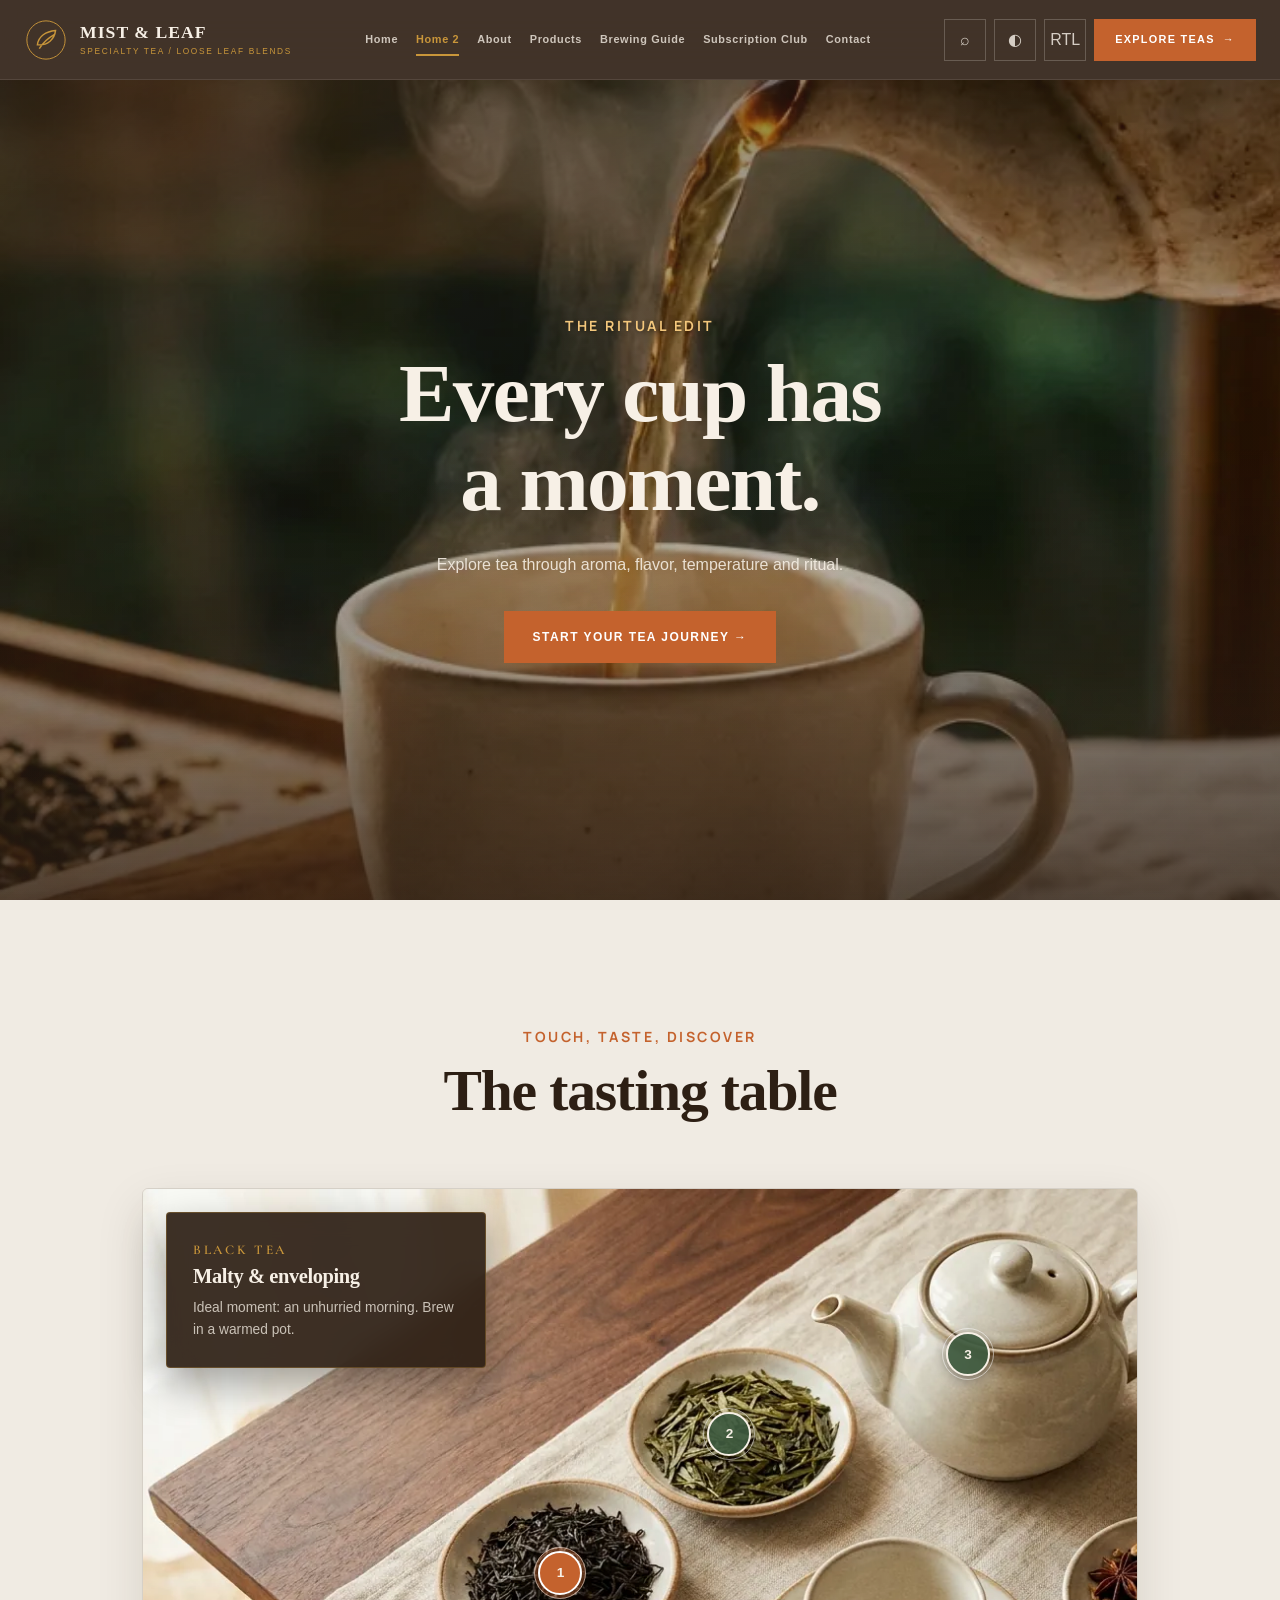
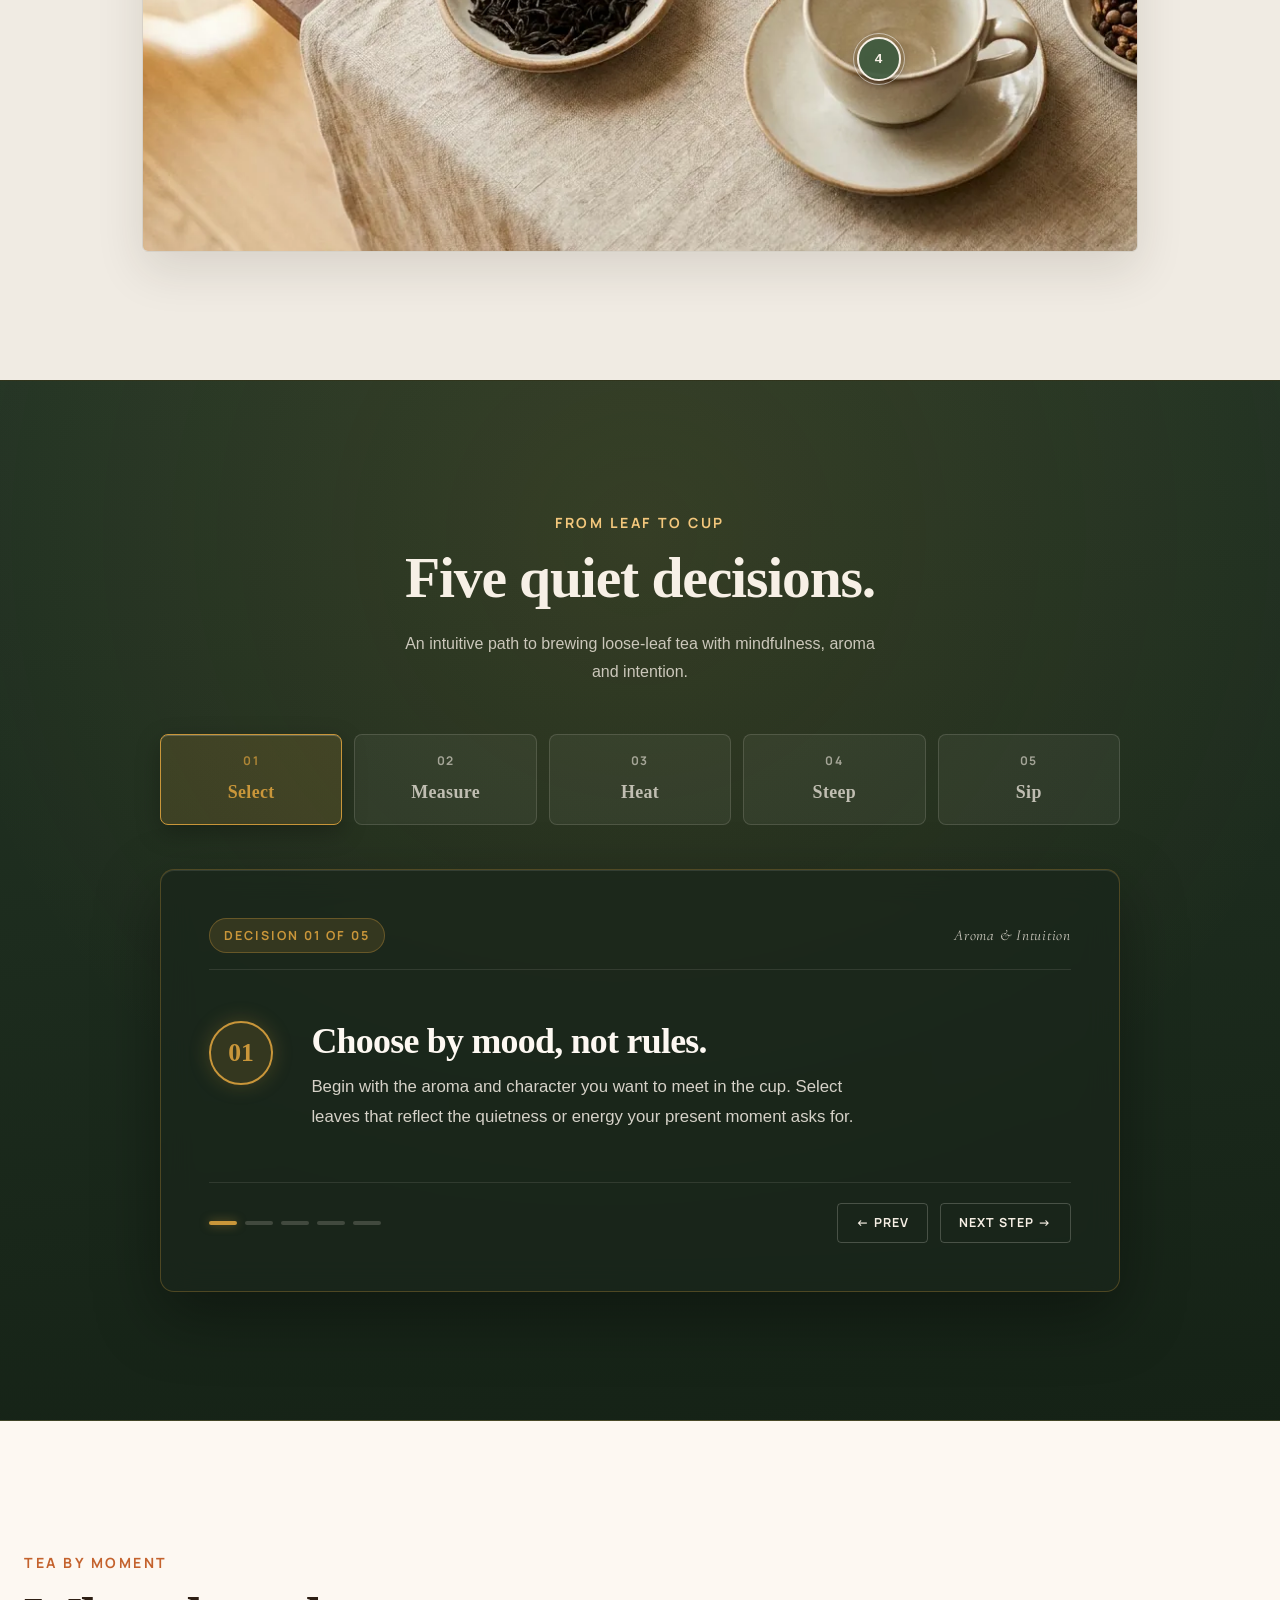
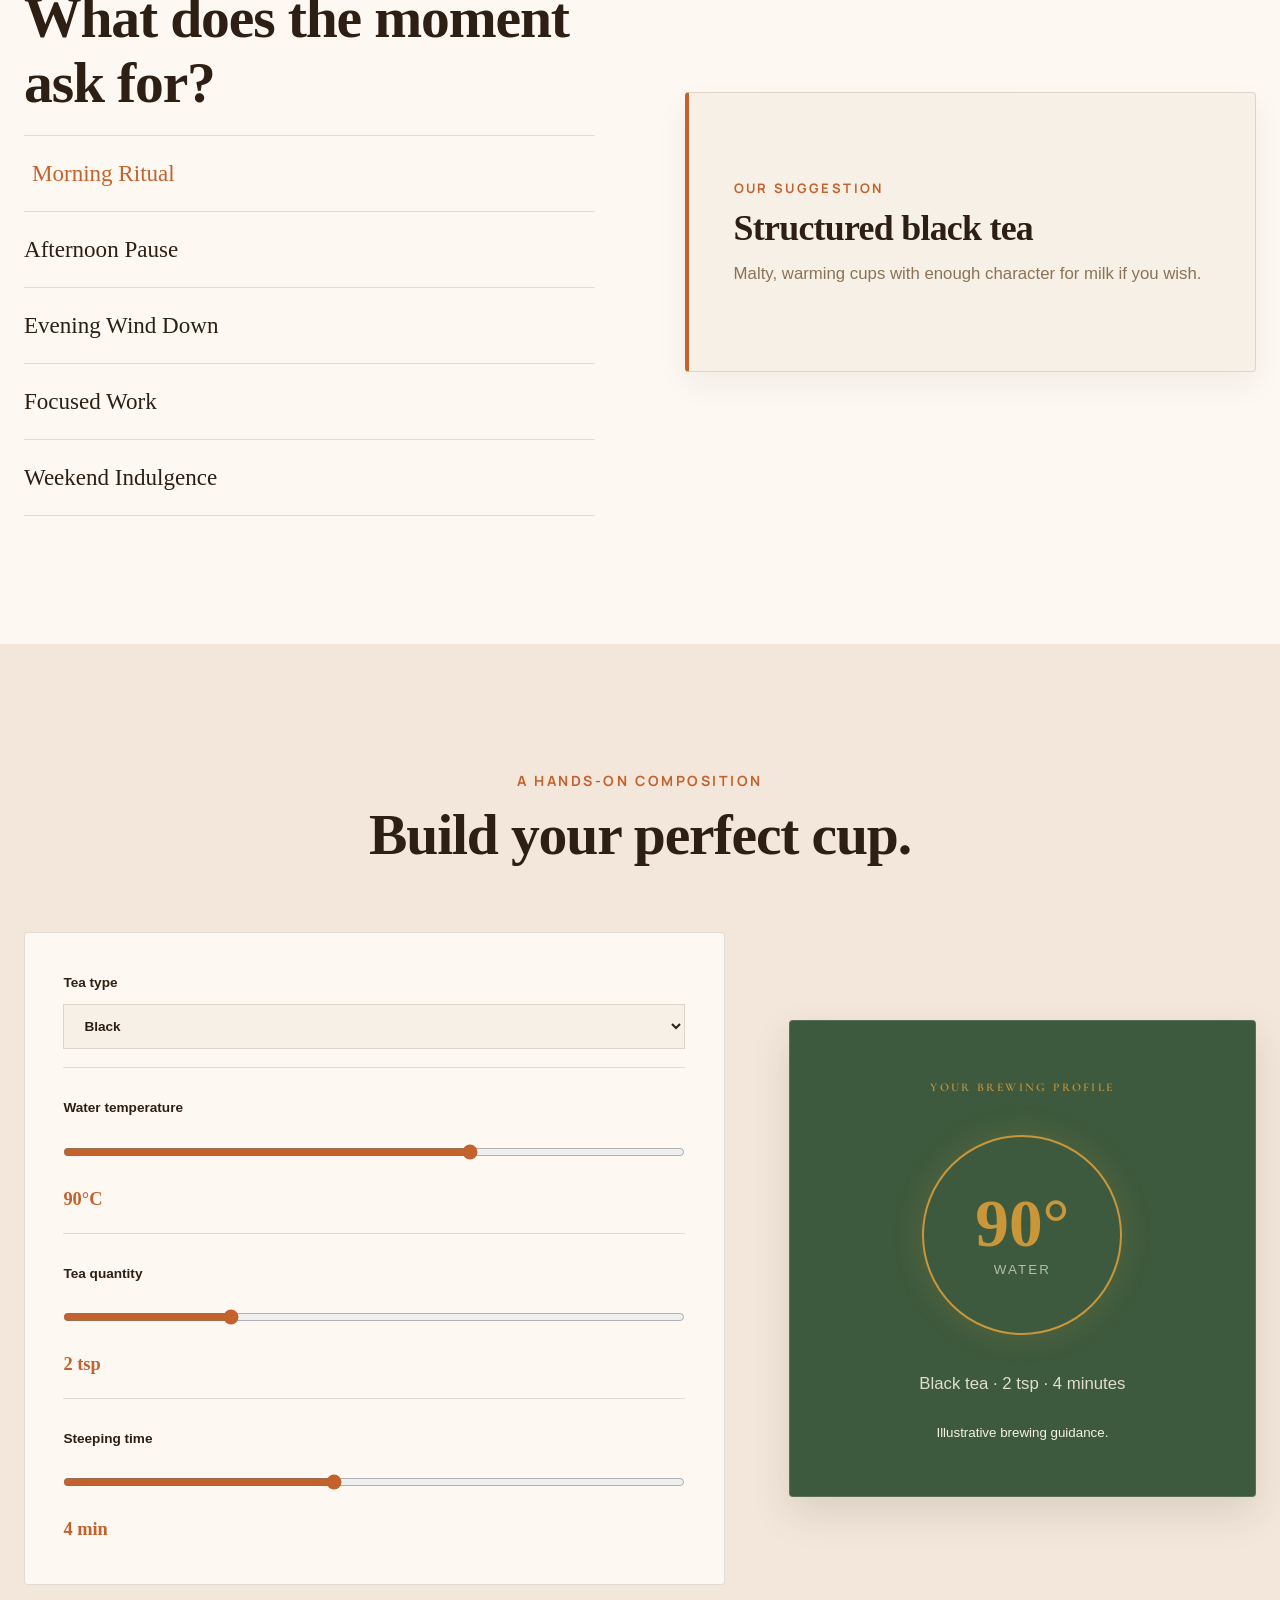
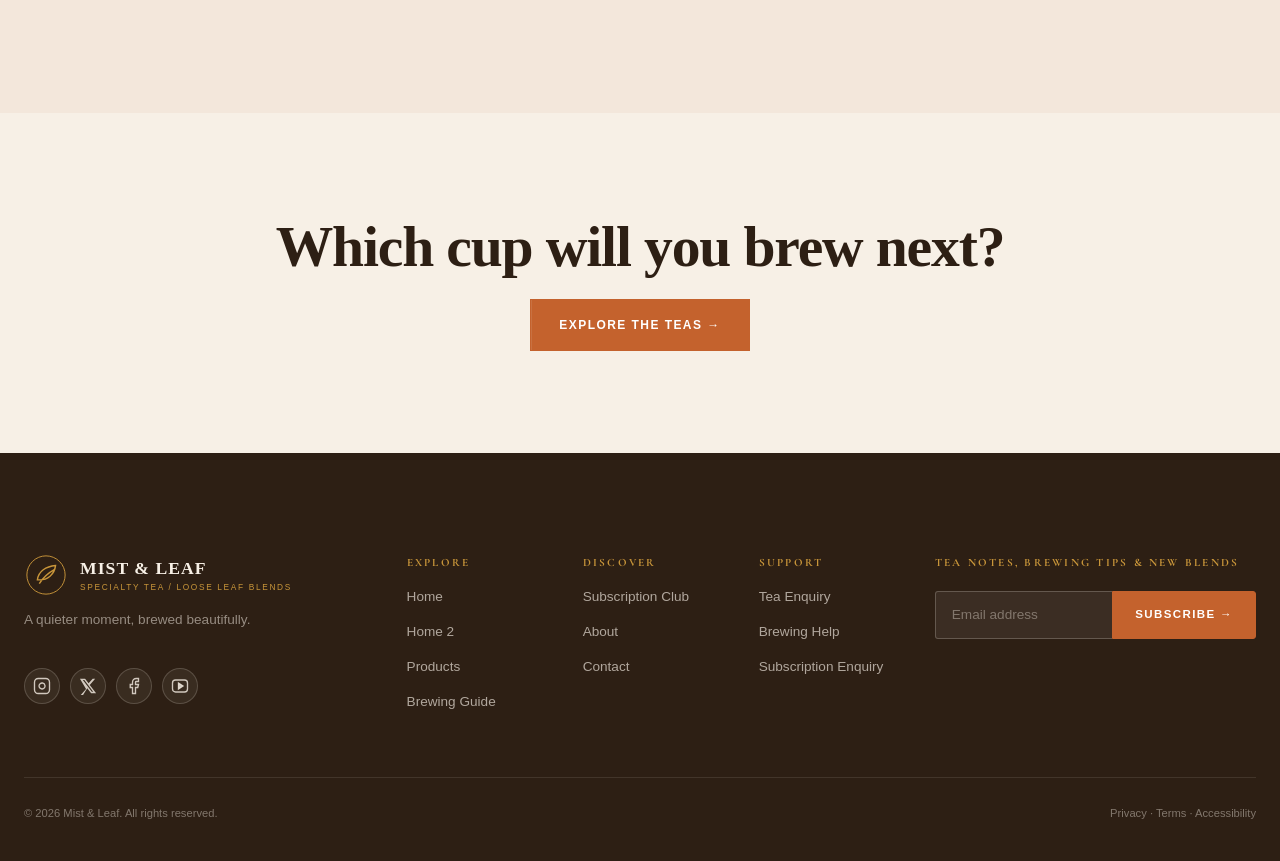
<file: home-2.html>
<!doctype html><html lang="en" dir="ltr"><head><meta charset="utf-8"><meta name="viewport" content="width=device-width,initial-scale=1"><meta name="description" content="An interactive tasting and brewing journey through premium loose-leaf tea."><meta property="og:title" content="Mist & Leaf | Tea Ritual & Loose Leaf Discovery"><meta property="og:description" content="An interactive tasting and brewing journey through premium loose-leaf tea."><meta property="og:type" content="website"><meta property="og:image" content="assets/images/hero-tea.webp"><title>Mist & Leaf | Tea Ritual & Loose Leaf Discovery</title><link rel="preconnect" href="https://fonts.googleapis.com"><link rel="preconnect" href="https://fonts.gstatic.com" crossorigin><link href="https://fonts.googleapis.com/css2?family=Cormorant+Garamond:wght@500;600;700&family=Manrope:wght@400;500;600;700&display=swap" rel="stylesheet"><link rel="icon" type="image/svg+xml" href="assets/images/favicon.svg"><link rel="stylesheet" href="assets/css/style.css"></head><body data-page="home-2"><a class="skip" href="#main">Skip to content</a><header class="site-header"><div class="container nav-wrap"><a class="brand" href="index.html"><svg viewBox="0 0 46 46" aria-hidden="true"><circle cx="23" cy="23" r="20" fill="none" stroke="currentColor"/><path d="M14 28c11 1 18-6 19-15-10 1-18 6-19 15Zm2 4c4-7 9-11 16-15" fill="none" stroke="currentColor" stroke-width="1.5"/></svg><span><b>MIST & LEAF</b><small>SPECIALTY TEA / LOOSE LEAF BLENDS</small></span></a><nav class="desktop-nav" aria-label="Primary"><a href="index.html" class="">Home</a><a href="home-2.html" class="active">Home 2</a><a href="about.html" class="">About</a><a href="products.html" class="">Products</a><a href="brewing-guide.html" class="">Brewing Guide</a><a href="subscription.html" class="">Subscription Club</a><a href="contact.html" class="">Contact</a></nav><div class="nav-tools"><button class="icon-btn search-open" aria-label="Search">⌕</button><button class="icon-btn theme-toggle" aria-label="Toggle theme">◐</button><button class="icon-btn rtl-toggle" aria-label="Toggle text direction">RTL</button><a class="btn btn-sm" href="products.html">Explore teas <span class="arrow">→</span></a></div><button class="menu-open" aria-expanded="false" aria-controls="mobile-menu" aria-label="Open menu"><svg viewBox="0 0 24 24" width="22" height="22" fill="none" stroke="currentColor" stroke-width="2" stroke-linecap="round" stroke-linejoin="round" aria-hidden="true"><line x1="3" y1="6" x2="21" y2="6"></line><line x1="3" y1="12" x2="21" y2="12"></line><line x1="3" y1="18" x2="21" y2="18"></line></svg></button></div></header><div class="drawer-backdrop"></div><aside id="mobile-menu" class="mobile-drawer" aria-hidden="true"><button class="drawer-close" aria-label="Close menu">×</button><div class="brand"><svg viewBox="0 0 46 46" aria-hidden="true"><circle cx="23" cy="23" r="20" fill="none" stroke="currentColor"/><path d="M14 28c11 1 18-6 19-15-10 1-18 6-19 15Zm2 4c4-7 9-11 16-15" fill="none" stroke="currentColor" stroke-width="1.5"/></svg><span><b>MIST & LEAF</b><small>SPECIALTY TEA / LOOSE LEAF BLENDS</small></span></div><nav><a href="index.html" class="">Home</a><a href="home-2.html" class="active">Home 2</a><a href="about.html" class="">About</a><a href="products.html" class="">Products</a><a href="brewing-guide.html" class="">Brewing Guide</a><a href="subscription.html" class="">Subscription Club</a><a href="contact.html" class="">Contact</a></nav><a class="btn" href="products.html">Explore the teas <span class="arrow">→</span></a><button class="drawer-action search-open"><span class="drawer-icon">⌕</span> Search teas & guides</button><button class="drawer-action theme-toggle"><span class="drawer-icon">◐</span> Light / Dark</button><button class="drawer-action rtl-toggle"><span class="drawer-icon">RTL</span> LTR / RTL</button></aside><main id="main"><section class="hero home-hero"><img class="hero-bg" src="assets/images/tea-pour.webp" alt="Amber tea pouring into a ceramic cup" width="1200" height="800" loading="lazy"><div class="hero-shade"></div><div class="container hero-copy reveal"><span class="eyebrow">THE RITUAL EDIT</span><h1>Every cup has<br>a moment.</h1><p>Explore tea through aroma, flavor, temperature and ritual.</p><div class="actions"><a class="btn" href="#tasting">Start your tea journey →</a></div></div></section><section class="section tasting" id="tasting"><div class="container"><header class="section-head"><span class="eyebrow">TOUCH, TASTE, DISCOVER</span><h2>The tasting table</h2></header><div class="tasting-stage"><div class="tasting-board"><img class="" src="assets/images/tea-table.webp" alt="Overhead tea tasting table with four loose leaf teas" width="1200" height="800" loading="lazy"><button class="hotspot active" data-hot="black" style="--x:42%;--y:58%" aria-label="Black Tea"><span>1</span></button><button class="hotspot" data-hot="green" style="--x:59%;--y:37%" aria-label="Green Tea"><span>2</span></button><button class="hotspot" data-hot="herbal" style="--x:83%;--y:25%" aria-label="Herbal Tea"><span>3</span></button><button class="hotspot" data-hot="chai" style="--x:74%;--y:71%" aria-label="Spiced Chai"><span>4</span></button></div><div id="hot-card" class="hot-card"><small>BLACK TEA</small><h3>Malty & enveloping</h3><p>Ideal moment: an unhurried morning. Brew in a warmed pot.</p></div></div></div></section><section class="section journey dark-section"><div class="container"><span class="eyebrow">FROM LEAF TO CUP</span><h2>Five quiet decisions.</h2><p class="journey-intro">An intuitive path to brewing loose-leaf tea with mindfulness, aroma and intention.</p><div class="journey-stepper" role="tablist" aria-label="Tea brewing decisions"><div class="journey-tabs"><button class="active" data-step="0" role="tab" aria-selected="true"><span class="step-num">01</span><b>Select</b></button><button data-step="1" role="tab" aria-selected="false"><span class="step-num">02</span><b>Measure</b></button><button data-step="2" role="tab" aria-selected="false"><span class="step-num">03</span><b>Heat</b></button><button data-step="3" role="tab" aria-selected="false"><span class="step-num">04</span><b>Steep</b></button><button data-step="4" role="tab" aria-selected="false"><span class="step-num">05</span><b>Sip</b></button></div></div><div class="journey-card reveal"><div class="journey-card-header"><span class="journey-badge" id="journey-badge">DECISION 01 OF 05</span><span class="journey-tag" id="journey-tag">Aroma &amp; Intuition</span></div><div class="journey-card-body"><div class="journey-card-content"><div class="journey-step-circle" id="journey-number">01</div><div class="journey-text-wrap"><h3 id="journey-title">Choose by mood, not rules.</h3><p id="journey-copy">Begin with the aroma and character you want to meet in the cup. Select leaves that reflect the quietness or energy your present moment asks for.</p></div></div></div><div class="journey-card-footer"><div class="journey-pips" aria-hidden="true"><span class="journey-pip active"></span><span class="journey-pip"></span><span class="journey-pip"></span><span class="journey-pip"></span><span class="journey-pip"></span></div><div class="journey-nav-actions"><button class="journey-nav-btn journey-prev" aria-label="Previous step">← Prev</button><button class="journey-nav-btn journey-next" aria-label="Next step">Next step →</button></div></div></div></div></section><section class="section moment"><div class="container split-grid"><div><span class="eyebrow">TEA BY MOMENT</span><h2>What does the moment ask for?</h2><div class="moment-options"><button class="active" data-moment="morning">Morning Ritual</button><button data-moment="afternoon">Afternoon Pause</button><button data-moment="evening">Evening Wind Down</button><button data-moment="focus">Focused Work</button><button data-moment="weekend">Weekend Indulgence</button></div></div><div id="moment-result" class="moment-result reveal"><span>OUR SUGGESTION</span><h3>Structured black tea</h3><p>Malty, warming cups with enough character for milk if you wish.</p></div></div></section><section class="section brew-lab"><div class="container"><header class="section-head"><span class="eyebrow">A HANDS-ON COMPOSITION</span><h2>Build your perfect cup.</h2></header><div class="lab-grid"><form id="cup-builder"><label>Tea type<select name="tea"><option>Black</option><option>Green</option><option>Herbal</option><option>Blend</option></select></label><label>Water temperature<input name="temp" type="range" min="70" max="100" value="90"><output>90°C</output></label><label>Tea quantity<input name="qty" type="range" min="1" max="5" value="2"><output>2 tsp</output></label><label>Steeping time<input name="time" type="range" min="1" max="8" value="4"><output>4 min</output></label></form><div class="profile"><span>YOUR BREWING PROFILE</span><div class="cup-ring"><b id="profile-temp">90°</b><small>WATER</small></div><p id="profile-text">Black tea · 2 tsp · 4 minutes</p><small>Illustrative brewing guidance.</small></div></div></div></section><section class="section final-simple"><div class="container"><h2>Which cup will you brew next?</h2><a class="btn" href="products.html">Explore the teas →</a></div></section></main><footer class="footer"><div class="container footer-grid"><div><div class="brand"><svg viewBox="0 0 46 46" aria-hidden="true"><circle cx="23" cy="23" r="20" fill="none" stroke="currentColor"/><path d="M14 28c11 1 18-6 19-15-10 1-18 6-19 15Zm2 4c4-7 9-11 16-15" fill="none" stroke="currentColor" stroke-width="1.5"/></svg><span><b>MIST & LEAF</b><small>SPECIALTY TEA / LOOSE LEAF BLENDS</small></span></div><p>A quieter moment, brewed beautifully.</p><div class="social-icons"><a href="#" class="social-icon" aria-label="Instagram"><svg viewBox="0 0 24 24" width="18" height="18" fill="none" stroke="currentColor" stroke-width="1.8"><rect x="2" y="2" width="20" height="20" rx="5" ry="5"/><path d="M16 11.37A4 4 0 1 1 12.63 8 4 4 0 0 1 16 11.37z"/><line x1="17.5" y1="6.5" x2="17.51" y2="6.5"/></svg></a><a href="#" class="social-icon" aria-label="X"><svg viewBox="0 0 24 24" width="16" height="16" fill="currentColor"><path d="M18.244 2.25h3.308l-7.227 8.26 8.502 11.24H16.17l-5.214-6.817L4.99 24.75H1.68l7.73-8.835L1.254 2.25H8.08l4.713 6.231zm-1.161 17.52h1.833L7.084 4.126H5.117z"/></svg></a><a href="#" class="social-icon" aria-label="Facebook"><svg viewBox="0 0 24 24" width="18" height="18" fill="none" stroke="currentColor" stroke-width="1.8"><path d="M18 2h-3a5 5 0 0 0-5 5v3H7v4h3v8h4v-8h3l1-4h-4V7a1 1 0 0 1 1-1h3z"/></svg></a><a href="#" class="social-icon" aria-label="YouTube"><svg viewBox="0 0 24 24" width="18" height="18" fill="none" stroke="currentColor" stroke-width="1.8"><rect x="2" y="4" width="20" height="16" rx="4" ry="4"/><polygon points="10 8 16 12 10 16 10 8" fill="currentColor"/></svg></a></div></div><div><b>EXPLORE</b><a href="index.html">Home</a><a href="home-2.html">Home 2</a><a href="products.html">Products</a><a href="brewing-guide.html">Brewing Guide</a></div><div><b>DISCOVER</b><a href="subscription.html">Subscription Club</a><a href="about.html">About</a><a href="contact.html">Contact</a></div><div><b>SUPPORT</b><button data-enquiry="Tea Recommendation">Tea Enquiry</button><button data-enquiry="Brewing Help">Brewing Help</button><button data-enquiry="Subscription Enquiry">Subscription Enquiry</button></div><div class="newsletter"><b>TEA NOTES, BREWING TIPS & NEW BLENDS</b><form class="newsletter-form"><label class="sr-only" for="newsletter">Email address</label><input id="newsletter" type="email" required placeholder="Email address"><button class="btn">Subscribe →</button></form><small class="form-note"></small></div></div><div class="container footer-bottom"><span>© 2026 Mist & Leaf. All rights reserved.</span><span>Privacy · Terms · Accessibility</span></div></footer><div class="modal" id="search-modal" role="dialog" aria-modal="true" aria-labelledby="search-title"><div class="modal-panel search-panel"><button class="modal-close" aria-label="Close">×</button><span class="eyebrow">DISCOVER</span><h2 id="search-title">Search Mist & Leaf</h2><label for="site-search">Products, categories, guides and the club</label><input id="site-search" type="search" placeholder="Try “jasmine” or “brewing”" autocomplete="off"><div id="search-results" class="search-results"></div></div></div><div class="modal" id="product-modal" role="dialog" aria-modal="true" aria-labelledby="product-title"><div class="modal-panel product-modal-panel"><button class="modal-close" aria-label="Close">×</button><div id="product-detail"></div></div></div><div class="modal" id="enquiry-modal" role="dialog" aria-modal="true" aria-labelledby="enquiry-title"><div class="modal-panel enquiry-panel"><button class="modal-close" aria-label="Close">×</button><div class="form-head"><span class="eyebrow">A CONVERSATION OVER TEA</span><h2 id="enquiry-title">LET'S TALK TEA</h2></div><form id="enquiry-form" novalidate><div class="form-grid"><label>Full Name *<input name="name" required><small class="error"></small></label><label>Email *<input name="email" type="email" required><small class="error"></small></label><label>Phone<input name="phone" type="tel"><small class="error"></small></label><label>Enquiry Type *<select name="type" required><option value="">Choose one</option><option>Product Question</option><option>Tea Recommendation</option><option>Brewing Help</option><option>Subscription Enquiry</option><option>General Enquiry</option></select><small class="error"></small></label><label>Tea / Blend<input name="tea"></label><label>Preferred Tea Type<select name="preferred"><option>Mixed</option><option>Black</option><option>Green</option><option>Herbal</option><option>Blend</option></select></label><label>Flavor Preference<select name="flavor"><option>No Preference</option><option>Floral</option><option>Citrus</option><option>Spiced</option><option>Earthy</option><option>Fresh</option><option>Sweet</option></select></label><label class="full">Message *<textarea name="message" required rows="4"></textarea><small class="error"></small></label></div><div class="form-actions"><button class="btn" type="submit">Send enquiry →</button></div></form><div id="enquiry-success" class="success" hidden><h3>ENQUIRY RECEIVED</h3><p>Thanks — your enquiry has been prepared for the Mist & Leaf team.</p><button class="btn modal-close">Close</button></div></div></div><button class="back-top" aria-label="Back to top">↑</button><script src="assets/js/main.js" defer></script></body></html>
</file>
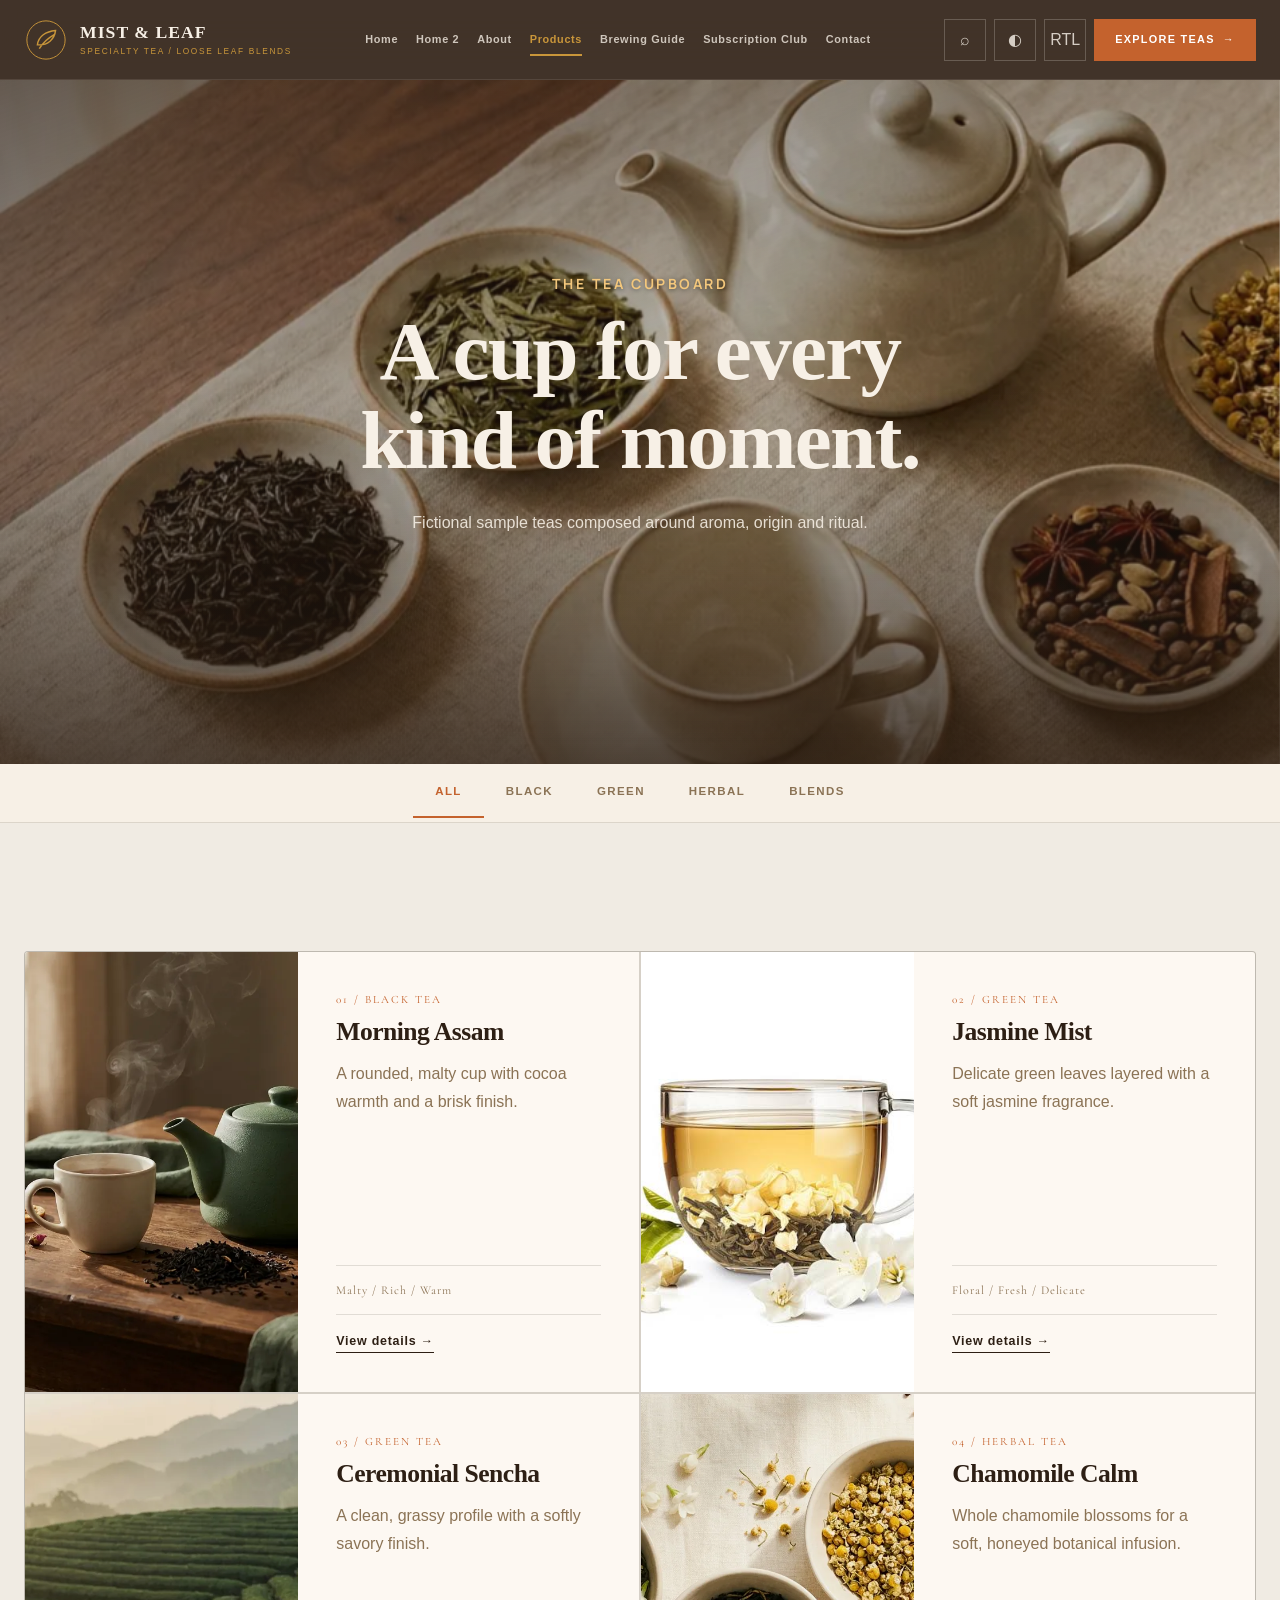
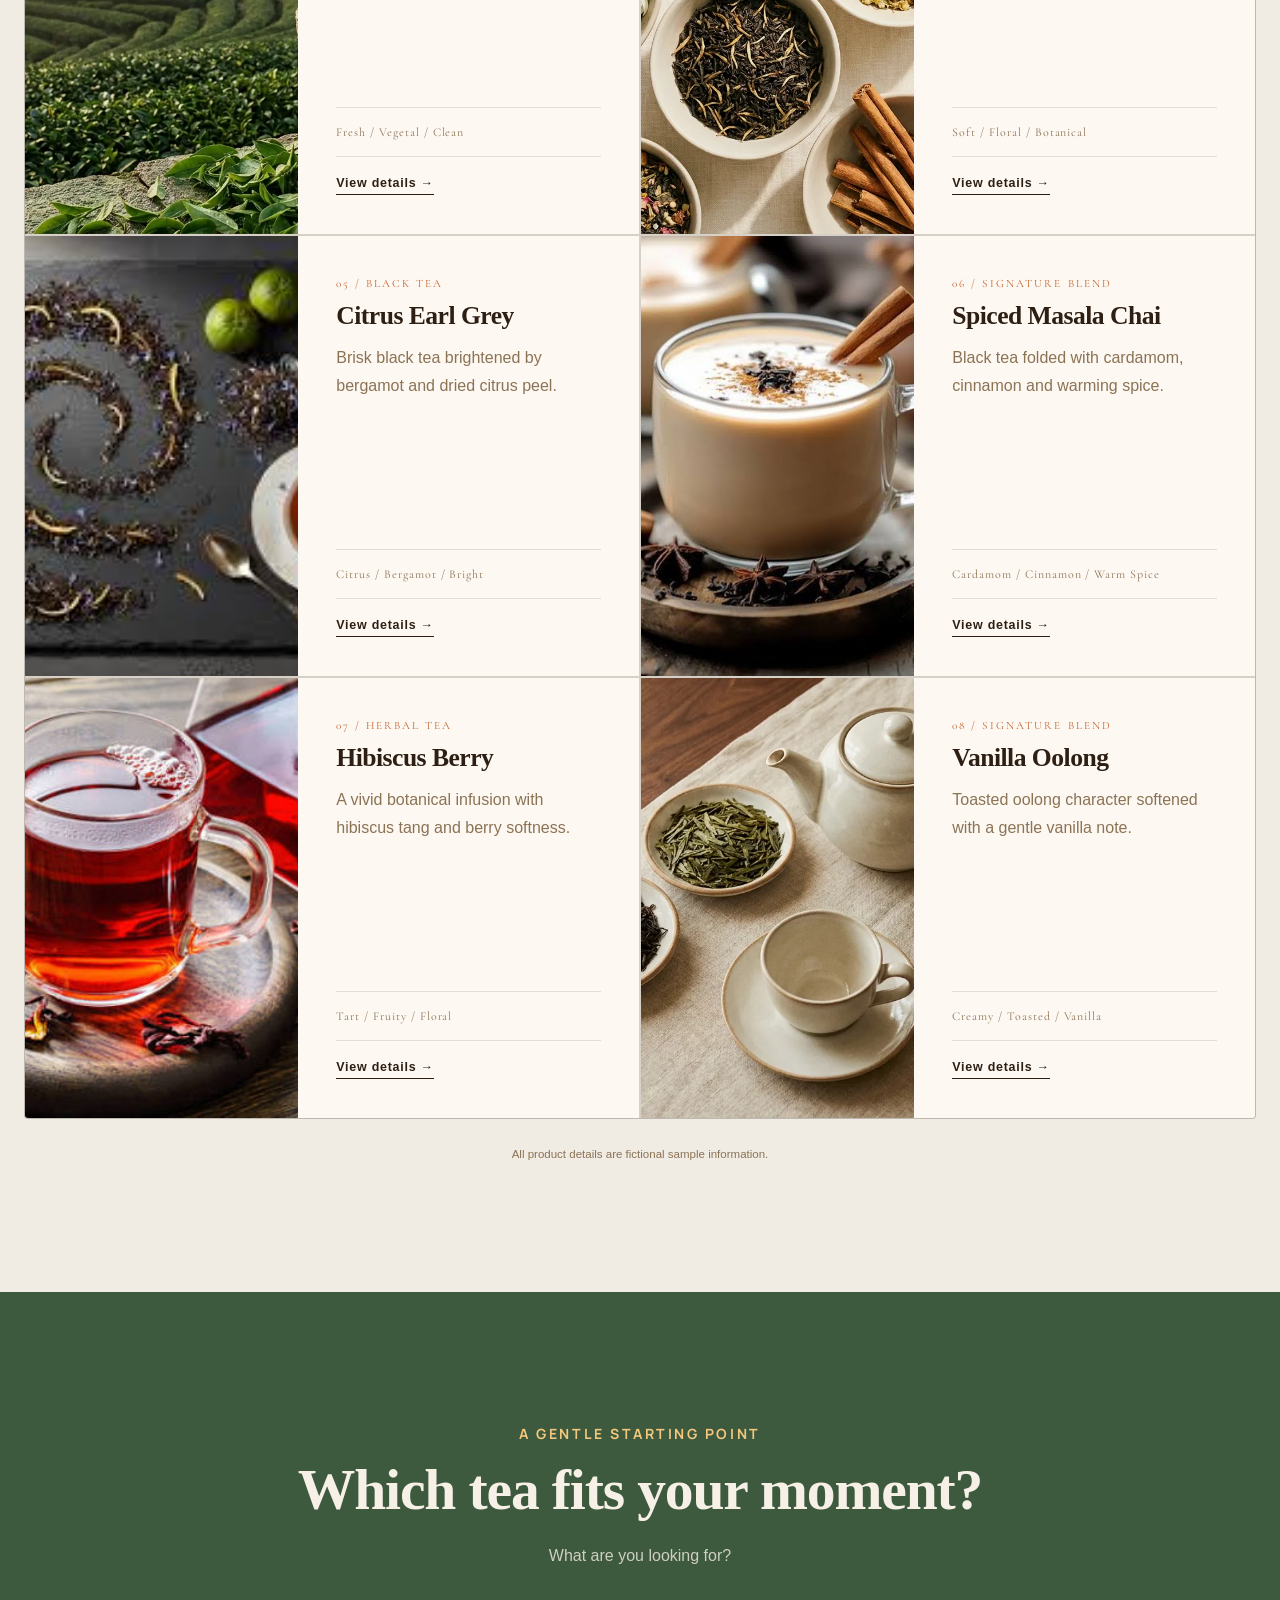
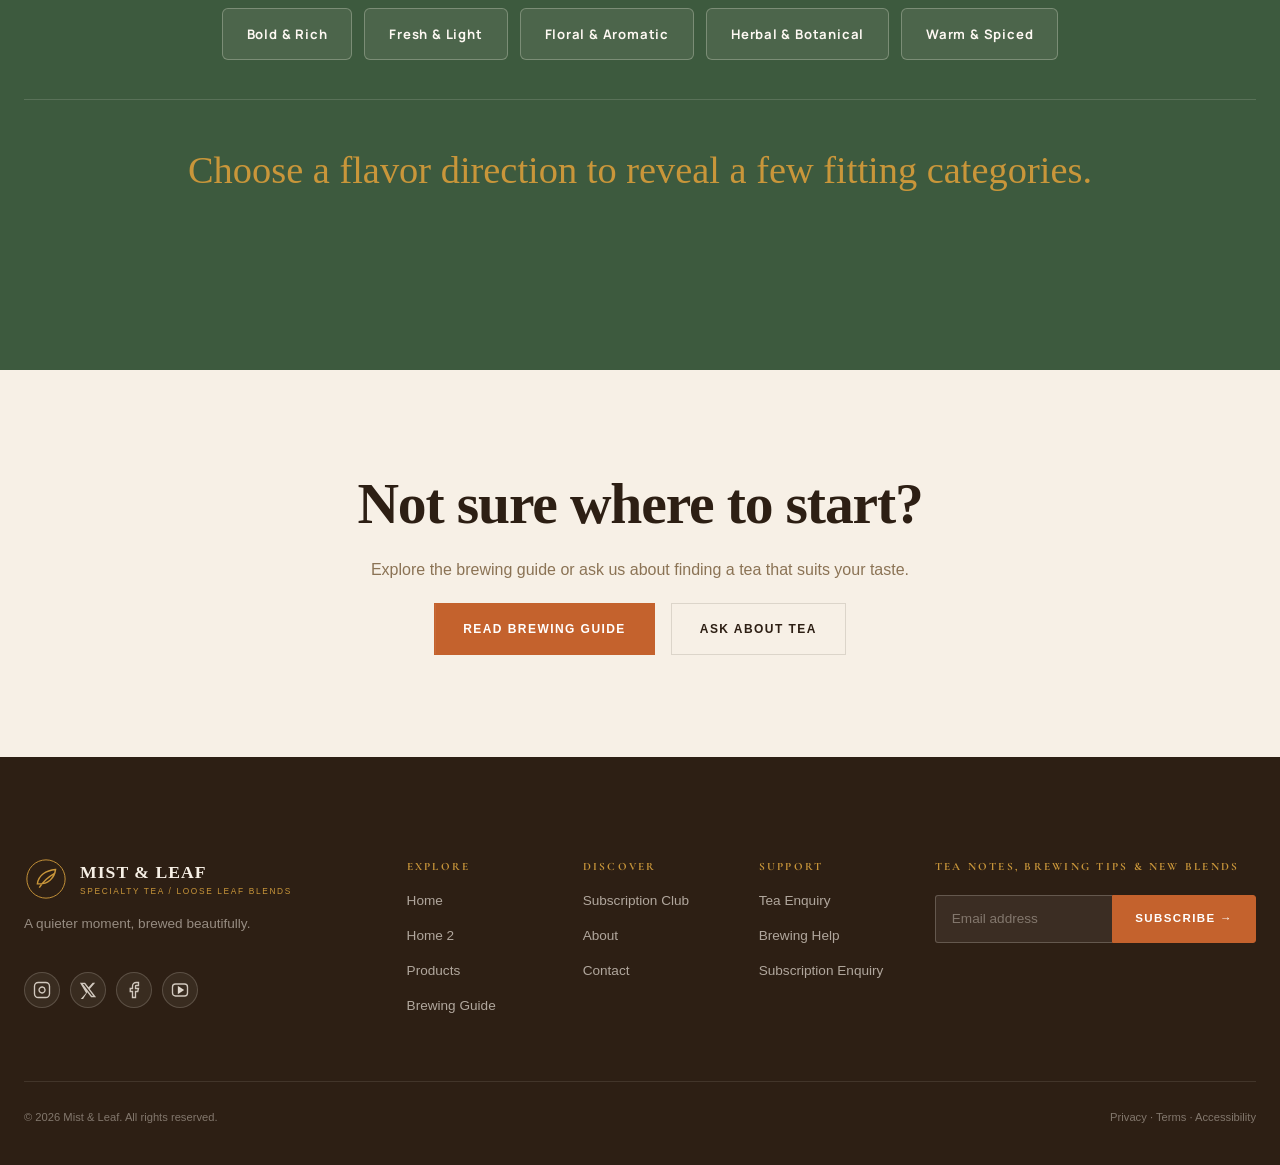
<file: products.html>
<!doctype html><html lang="en" dir="ltr"><head><meta charset="utf-8"><meta name="viewport" content="width=device-width,initial-scale=1"><meta name="description" content="Explore fictional black, green, herbal and signature loose-leaf tea blends."><meta property="og:title" content="Specialty Loose Leaf Tea | Mist & Leaf"><meta property="og:description" content="Explore fictional black, green, herbal and signature loose-leaf tea blends."><meta property="og:type" content="website"><meta property="og:image" content="assets/images/hero-tea.webp"><title>Specialty Loose Leaf Tea | Mist & Leaf</title><link rel="preconnect" href="https://fonts.googleapis.com"><link rel="preconnect" href="https://fonts.gstatic.com" crossorigin><link href="https://fonts.googleapis.com/css2?family=Cormorant+Garamond:wght@500;600;700&family=Manrope:wght@400;500;600;700&display=swap" rel="stylesheet"><link rel="icon" type="image/svg+xml" href="assets/images/favicon.svg"><link rel="stylesheet" href="assets/css/style.css"></head><body data-page="products"><a class="skip" href="#main">Skip to content</a><header class="site-header"><div class="container nav-wrap"><a class="brand" href="index.html"><svg viewBox="0 0 46 46" aria-hidden="true"><circle cx="23" cy="23" r="20" fill="none" stroke="currentColor"/><path d="M14 28c11 1 18-6 19-15-10 1-18 6-19 15Zm2 4c4-7 9-11 16-15" fill="none" stroke="currentColor" stroke-width="1.5"/></svg><span><b>MIST & LEAF</b><small>SPECIALTY TEA / LOOSE LEAF BLENDS</small></span></a><nav class="desktop-nav" aria-label="Primary"><a href="index.html" class="">Home</a><a href="home-2.html" class="">Home 2</a><a href="about.html" class="">About</a><a href="products.html" class="active">Products</a><a href="brewing-guide.html" class="">Brewing Guide</a><a href="subscription.html" class="">Subscription Club</a><a href="contact.html" class="">Contact</a></nav><div class="nav-tools"><button class="icon-btn search-open" aria-label="Search">⌕</button><button class="icon-btn theme-toggle" aria-label="Toggle theme">◐</button><button class="icon-btn rtl-toggle" aria-label="Toggle text direction">RTL</button><a class="btn btn-sm" href="products.html">Explore teas <span class="arrow">→</span></a></div><button class="menu-open" aria-expanded="false" aria-controls="mobile-menu" aria-label="Open menu"><svg viewBox="0 0 24 24" width="22" height="22" fill="none" stroke="currentColor" stroke-width="2" stroke-linecap="round" stroke-linejoin="round" aria-hidden="true"><line x1="3" y1="6" x2="21" y2="6"></line><line x1="3" y1="12" x2="21" y2="12"></line><line x1="3" y1="18" x2="21" y2="18"></line></svg></button></div></header><div class="drawer-backdrop"></div><aside id="mobile-menu" class="mobile-drawer" aria-hidden="true"><button class="drawer-close" aria-label="Close menu">×</button><div class="brand"><svg viewBox="0 0 46 46" aria-hidden="true"><circle cx="23" cy="23" r="20" fill="none" stroke="currentColor"/><path d="M14 28c11 1 18-6 19-15-10 1-18 6-19 15Zm2 4c4-7 9-11 16-15" fill="none" stroke="currentColor" stroke-width="1.5"/></svg><span><b>MIST & LEAF</b><small>SPECIALTY TEA / LOOSE LEAF BLENDS</small></span></div><nav><a href="index.html" class="">Home</a><a href="home-2.html" class="">Home 2</a><a href="about.html" class="">About</a><a href="products.html" class="active">Products</a><a href="brewing-guide.html" class="">Brewing Guide</a><a href="subscription.html" class="">Subscription Club</a><a href="contact.html" class="">Contact</a></nav><a class="btn" href="products.html">Explore the teas <span class="arrow">→</span></a><button class="drawer-action search-open"><span class="drawer-icon">⌕</span> Search teas & guides</button><button class="drawer-action theme-toggle"><span class="drawer-icon">◐</span> Light / Dark</button><button class="drawer-action rtl-toggle"><span class="drawer-icon">RTL</span> LTR / RTL</button></aside><main id="main"><section class="page-hero"><img class="hero-bg" src="assets/images/signature-blend.webp" alt="Premium loose leaf tea collection" width="1200" height="800" loading="lazy"><div class="hero-shade"></div><div class="container"><span class="eyebrow">THE TEA CUPBOARD</span><h1>A cup for every<br>kind of moment.</h1><p>Fictional sample teas composed around aroma, origin and ritual.</p></div></section><section class="filter-section"><div class="container"><div class="filters" role="group" aria-label="Filter teas"><button class="active" data-filter="all">All</button><button data-filter="black">Black</button><button data-filter="green">Green</button><button data-filter="herbal">Herbal</button><button data-filter="blend">Blends</button></div></div></section><section class="section catalogue" id="catalogue"><div class="container"><div id="product-grid" class="product-grid"></div><p class="sample-note">All product details are fictional sample information.</p></div></section><section class="section selector dark-section"><div class="container"><span class="eyebrow">A GENTLE STARTING POINT</span><h2>Which tea fits your moment?</h2><p>What are you looking for?</p><div class="selector-options"><button data-profile="bold">Bold & Rich</button><button data-profile="fresh">Fresh & Light</button><button data-profile="floral">Floral & Aromatic</button><button data-profile="herbal">Herbal & Botanical</button><button data-profile="spiced">Warm & Spiced</button></div><div id="selector-result" class="selector-result">Choose a flavor direction to reveal a few fitting categories.</div></div></section><section class="section final-simple"><div class="container"><h2>Not sure where to start?</h2><p>Explore the brewing guide or ask us about finding a tea that suits your taste.</p><div class="actions"><a class="btn" href="brewing-guide.html">Read brewing guide</a><button class="ghost-btn dark" data-enquiry="Tea Recommendation">Ask about tea</button></div></div></section></main><footer class="footer"><div class="container footer-grid"><div><div class="brand"><svg viewBox="0 0 46 46" aria-hidden="true"><circle cx="23" cy="23" r="20" fill="none" stroke="currentColor"/><path d="M14 28c11 1 18-6 19-15-10 1-18 6-19 15Zm2 4c4-7 9-11 16-15" fill="none" stroke="currentColor" stroke-width="1.5"/></svg><span><b>MIST & LEAF</b><small>SPECIALTY TEA / LOOSE LEAF BLENDS</small></span></div><p>A quieter moment, brewed beautifully.</p><div class="social-icons"><a href="#" class="social-icon" aria-label="Instagram"><svg viewBox="0 0 24 24" width="18" height="18" fill="none" stroke="currentColor" stroke-width="1.8"><rect x="2" y="2" width="20" height="20" rx="5" ry="5"/><path d="M16 11.37A4 4 0 1 1 12.63 8 4 4 0 0 1 16 11.37z"/><line x1="17.5" y1="6.5" x2="17.51" y2="6.5"/></svg></a><a href="#" class="social-icon" aria-label="X"><svg viewBox="0 0 24 24" width="16" height="16" fill="currentColor"><path d="M18.244 2.25h3.308l-7.227 8.26 8.502 11.24H16.17l-5.214-6.817L4.99 24.75H1.68l7.73-8.835L1.254 2.25H8.08l4.713 6.231zm-1.161 17.52h1.833L7.084 4.126H5.117z"/></svg></a><a href="#" class="social-icon" aria-label="Facebook"><svg viewBox="0 0 24 24" width="18" height="18" fill="none" stroke="currentColor" stroke-width="1.8"><path d="M18 2h-3a5 5 0 0 0-5 5v3H7v4h3v8h4v-8h3l1-4h-4V7a1 1 0 0 1 1-1h3z"/></svg></a><a href="#" class="social-icon" aria-label="YouTube"><svg viewBox="0 0 24 24" width="18" height="18" fill="none" stroke="currentColor" stroke-width="1.8"><rect x="2" y="4" width="20" height="16" rx="4" ry="4"/><polygon points="10 8 16 12 10 16 10 8" fill="currentColor"/></svg></a></div></div><div><b>EXPLORE</b><a href="index.html">Home</a><a href="home-2.html">Home 2</a><a href="products.html">Products</a><a href="brewing-guide.html">Brewing Guide</a></div><div><b>DISCOVER</b><a href="subscription.html">Subscription Club</a><a href="about.html">About</a><a href="contact.html">Contact</a></div><div><b>SUPPORT</b><button data-enquiry="Tea Recommendation">Tea Enquiry</button><button data-enquiry="Brewing Help">Brewing Help</button><button data-enquiry="Subscription Enquiry">Subscription Enquiry</button></div><div class="newsletter"><b>TEA NOTES, BREWING TIPS & NEW BLENDS</b><form class="newsletter-form"><label class="sr-only" for="newsletter">Email address</label><input id="newsletter" type="email" required placeholder="Email address"><button class="btn">Subscribe →</button></form><small class="form-note"></small></div></div><div class="container footer-bottom"><span>© 2026 Mist & Leaf. All rights reserved.</span><span>Privacy · Terms · Accessibility</span></div></footer><div class="modal" id="search-modal" role="dialog" aria-modal="true" aria-labelledby="search-title"><div class="modal-panel search-panel"><button class="modal-close" aria-label="Close">×</button><span class="eyebrow">DISCOVER</span><h2 id="search-title">Search Mist & Leaf</h2><label for="site-search">Products, categories, guides and the club</label><input id="site-search" type="search" placeholder="Try “jasmine” or “brewing”" autocomplete="off"><div id="search-results" class="search-results"></div></div></div><div class="modal" id="product-modal" role="dialog" aria-modal="true" aria-labelledby="product-title"><div class="modal-panel product-modal-panel"><button class="modal-close" aria-label="Close">×</button><div id="product-detail"></div></div></div><div class="modal" id="enquiry-modal" role="dialog" aria-modal="true" aria-labelledby="enquiry-title"><div class="modal-panel enquiry-panel"><button class="modal-close" aria-label="Close">×</button><div class="form-head"><span class="eyebrow">A CONVERSATION OVER TEA</span><h2 id="enquiry-title">LET'S TALK TEA</h2></div><form id="enquiry-form" novalidate><div class="form-grid"><label>Full Name *<input name="name" required><small class="error"></small></label><label>Email *<input name="email" type="email" required><small class="error"></small></label><label>Phone<input name="phone" type="tel"><small class="error"></small></label><label>Enquiry Type *<select name="type" required><option value="">Choose one</option><option>Product Question</option><option>Tea Recommendation</option><option>Brewing Help</option><option>Subscription Enquiry</option><option>General Enquiry</option></select><small class="error"></small></label><label>Tea / Blend<input name="tea"></label><label>Preferred Tea Type<select name="preferred"><option>Mixed</option><option>Black</option><option>Green</option><option>Herbal</option><option>Blend</option></select></label><label>Flavor Preference<select name="flavor"><option>No Preference</option><option>Floral</option><option>Citrus</option><option>Spiced</option><option>Earthy</option><option>Fresh</option><option>Sweet</option></select></label><label class="full">Message *<textarea name="message" required rows="4"></textarea><small class="error"></small></label></div><div class="form-actions"><button class="btn" type="submit">Send enquiry →</button></div></form><div id="enquiry-success" class="success" hidden><h3>ENQUIRY RECEIVED</h3><p>Thanks — your enquiry has been prepared for the Mist & Leaf team.</p><button class="btn modal-close">Close</button></div></div></div><button class="back-top" aria-label="Back to top">↑</button><script src="assets/js/main.js" defer></script></body></html>
</file>
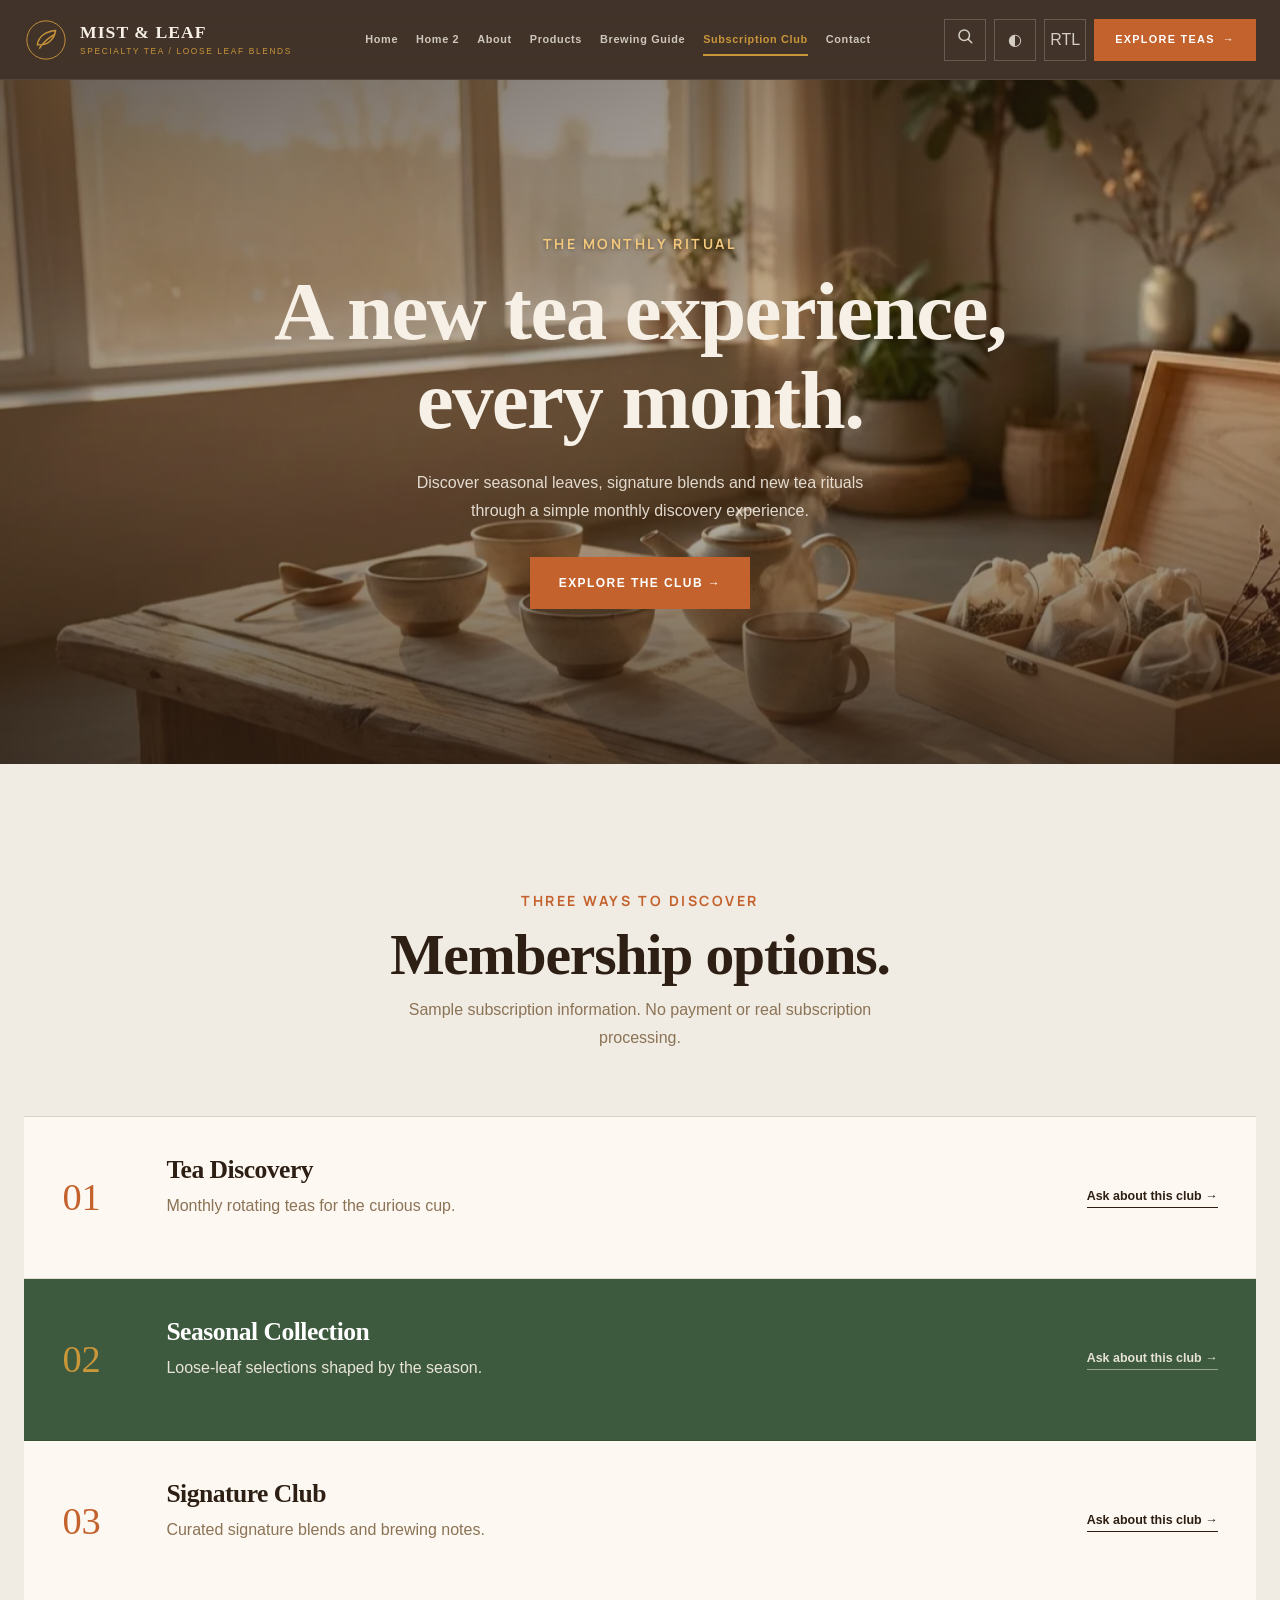
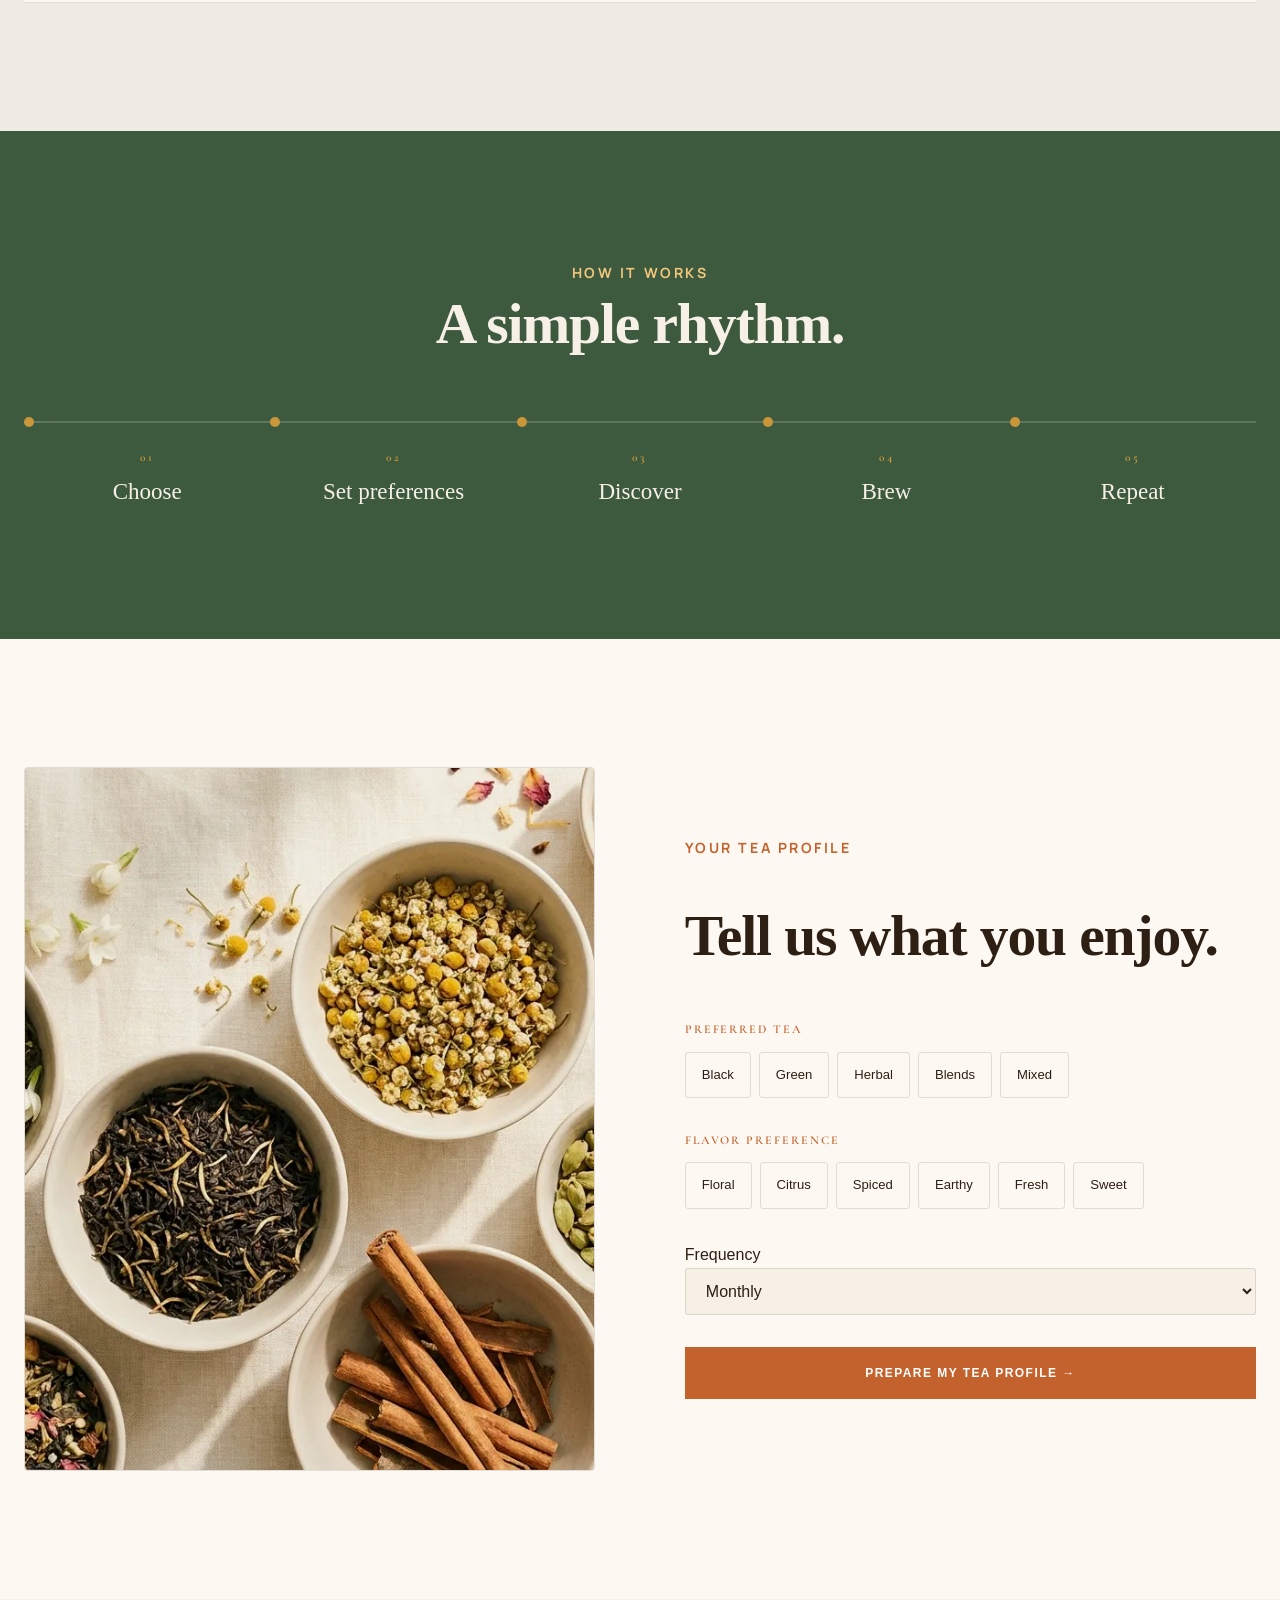
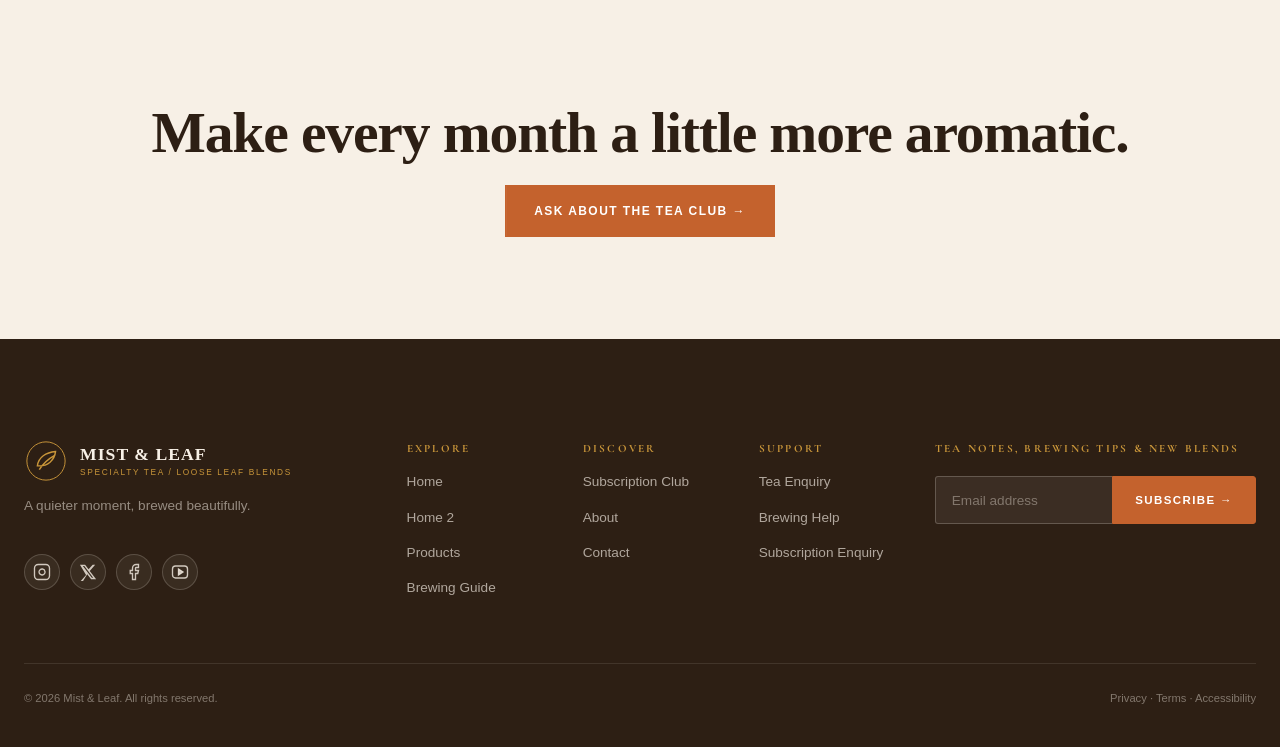
<file: subscription.html>
<!doctype html><html lang="en" dir="ltr"><head><meta charset="utf-8"><meta name="viewport" content="width=device-width,initial-scale=1"><meta name="description" content="Explore fictional sample tea discovery memberships and build a tea preference profile."><meta property="og:title" content="Tea Subscription Club | Mist & Leaf"><meta property="og:description" content="Explore fictional sample tea discovery memberships and build a tea preference profile."><meta property="og:type" content="website"><meta property="og:image" content="assets/images/hero-tea.webp"><title>Tea Subscription Club | Mist & Leaf</title><link rel="preconnect" href="https://fonts.googleapis.com"><link rel="preconnect" href="https://fonts.gstatic.com" crossorigin><link href="https://fonts.googleapis.com/css2?family=Cormorant+Garamond:wght@500;600;700&family=Manrope:wght@400;500;600;700&display=swap" rel="stylesheet"><link rel="icon" type="image/svg+xml" href="assets/images/favicon.svg"><link rel="stylesheet" href="assets/css/style.css"></head><body data-page="subscription"><a class="skip" href="#main">Skip to content</a><header class="site-header"><div class="container nav-wrap"><a class="brand" href="index.html"><svg viewBox="0 0 46 46" aria-hidden="true"><circle cx="23" cy="23" r="20" fill="none" stroke="currentColor"/><path d="M14 28c11 1 18-6 19-15-10 1-18 6-19 15Zm2 4c4-7 9-11 16-15" fill="none" stroke="currentColor" stroke-width="1.5"/></svg><span><b>MIST & LEAF</b><small>SPECIALTY TEA / LOOSE LEAF BLENDS</small></span></a><nav class="desktop-nav" aria-label="Primary"><a href="index.html" class="">Home</a><a href="home-2.html" class="">Home 2</a><a href="about.html" class="">About</a><a href="products.html" class="">Products</a><a href="brewing-guide.html" class="">Brewing Guide</a><a href="subscription.html" class="active">Subscription Club</a><a href="contact.html" class="">Contact</a></nav><div class="nav-tools"><button class="icon-btn search-open" aria-label="Search"><svg viewBox="0 0 24 24" width="18" height="18" fill="none" stroke="currentColor" stroke-width="2" stroke-linecap="round" stroke-linejoin="round" aria-hidden="true"><circle cx="11" cy="11" r="7"/><line x1="21" y1="21" x2="16.65" y2="16.65"/></svg></button><button class="icon-btn theme-toggle" aria-label="Toggle theme">◐</button><button class="icon-btn rtl-toggle" aria-label="Toggle text direction">RTL</button><a class="btn btn-sm" href="products.html">Explore teas <span class="arrow">→</span></a></div><button class="menu-open" aria-expanded="false" aria-controls="mobile-menu" aria-label="Open menu"><svg viewBox="0 0 24 24" width="22" height="22" fill="none" stroke="currentColor" stroke-width="2" stroke-linecap="round" stroke-linejoin="round" aria-hidden="true"><line x1="3" y1="6" x2="21" y2="6"></line><line x1="3" y1="12" x2="21" y2="12"></line><line x1="3" y1="18" x2="21" y2="18"></line></svg></button></div></header><div class="drawer-backdrop"></div><aside id="mobile-menu" class="mobile-drawer" aria-hidden="true"><button class="drawer-close" aria-label="Close menu">×</button><div class="brand"><svg viewBox="0 0 46 46" aria-hidden="true"><circle cx="23" cy="23" r="20" fill="none" stroke="currentColor"/><path d="M14 28c11 1 18-6 19-15-10 1-18 6-19 15Zm2 4c4-7 9-11 16-15" fill="none" stroke="currentColor" stroke-width="1.5"/></svg><span><b>MIST & LEAF</b><small>SPECIALTY TEA / LOOSE LEAF BLENDS</small></span></div><nav><a href="index.html" class="">Home</a><a href="home-2.html" class="">Home 2</a><a href="about.html" class="">About</a><a href="products.html" class="">Products</a><a href="brewing-guide.html" class="">Brewing Guide</a><a href="subscription.html" class="active">Subscription Club</a><a href="contact.html" class="">Contact</a></nav><a class="btn" href="products.html">Explore the teas <span class="arrow">→</span></a><button class="drawer-action search-open"><span class="drawer-icon">⌕</span> Search teas & guides</button><button class="drawer-action theme-toggle"><span class="drawer-icon">◐</span> Light / Dark</button><button class="drawer-action rtl-toggle"><span class="drawer-icon">RTL</span> LTR / RTL</button></aside><main id="main"><section class="page-hero"><img class="hero-bg" src="assets/images/subscription-box.webp" alt="Unbranded tea discovery box beside ceramic teaware" width="1200" height="800" loading="lazy"><div class="hero-shade"></div><div class="container"><span class="eyebrow">THE MONTHLY RITUAL</span><h1>A new tea experience,<br>every month.</h1><p>Discover seasonal leaves, signature blends and new tea rituals through a simple monthly discovery experience.</p><a class="btn" href="#memberships">Explore the club →</a></div></section><section class="section memberships" id="memberships"><div class="container"><header class="section-head"><span class="eyebrow">THREE WAYS TO DISCOVER</span><h2>Membership options.</h2><p>Sample subscription information. No payment or real subscription processing.</p></header><div class="membership-list"><article><span>01</span><div><h3>Tea Discovery</h3><p>Monthly rotating teas for the curious cup.</p></div><button data-enquiry="Subscription Enquiry">Ask about this club →</button></article><article class="featured"><span>02</span><div><h3>Seasonal Collection</h3><p>Loose-leaf selections shaped by the season.</p></div><button data-enquiry="Subscription Enquiry">Ask about this club →</button></article><article><span>03</span><div><h3>Signature Club</h3><p>Curated signature blends and brewing notes.</p></div><button data-enquiry="Subscription Enquiry">Ask about this club →</button></article></div></div></section><section class="section timeline-section dark-section"><div class="container"><span class="eyebrow">HOW IT WORKS</span><h2>A simple rhythm.</h2><ol class="timeline"><li><b>01</b><span>Choose</span></li><li><b>02</b><span>Set preferences</span></li><li><b>03</b><span>Discover</span></li><li><b>04</b><span>Brew</span></li><li><b>05</b><span>Repeat</span></li></ol></div></section><section class="section preferences"><div class="container split-grid"><div><img class="" src="assets/images/botanical-tea.webp" alt="Botanical tea ingredients arranged on cream linen" width="1200" height="800" loading="lazy"></div><form id="preference-form"><span class="eyebrow">YOUR TEA PROFILE</span><h2>Tell us what you enjoy.</h2><fieldset><legend>Preferred Tea</legend><div class="choice-row"><label><input type="radio" name="tea" value="Black" required><span>Black</span></label><label><input type="radio" name="tea" value="Green" required><span>Green</span></label><label><input type="radio" name="tea" value="Herbal" required><span>Herbal</span></label><label><input type="radio" name="tea" value="Blends" required><span>Blends</span></label><label><input type="radio" name="tea" value="Mixed" required><span>Mixed</span></label></div></fieldset><fieldset><legend>Flavor Preference</legend><div class="choice-row"><label><input type="checkbox" name="flavor" value="Floral"><span>Floral</span></label><label><input type="checkbox" name="flavor" value="Citrus"><span>Citrus</span></label><label><input type="checkbox" name="flavor" value="Spiced"><span>Spiced</span></label><label><input type="checkbox" name="flavor" value="Earthy"><span>Earthy</span></label><label><input type="checkbox" name="flavor" value="Fresh"><span>Fresh</span></label><label><input type="checkbox" name="flavor" value="Sweet"><span>Sweet</span></label></div></fieldset><label>Frequency<select name="frequency"><option>Monthly</option><option>Every 2 Months</option><option>Seasonal</option></select></label><button class="btn" type="submit">Prepare my tea profile →</button><div id="profile-success" class="inline-success" hidden><b>Your tea profile has been prepared.</b><p>Frontend demonstration only — no subscription has been created.</p></div></form></div></section><section class="section final-simple"><div class="container"><h2>Make every month a little more aromatic.</h2><button class="btn" data-enquiry="Subscription Enquiry">Ask about the tea club →</button></div></section></main><footer class="footer"><div class="container footer-grid"><div><div class="brand"><svg viewBox="0 0 46 46" aria-hidden="true"><circle cx="23" cy="23" r="20" fill="none" stroke="currentColor"/><path d="M14 28c11 1 18-6 19-15-10 1-18 6-19 15Zm2 4c4-7 9-11 16-15" fill="none" stroke="currentColor" stroke-width="1.5"/></svg><span><b>MIST & LEAF</b><small>SPECIALTY TEA / LOOSE LEAF BLENDS</small></span></div><p>A quieter moment, brewed beautifully.</p><div class="social-icons"><a href="#" class="social-icon" aria-label="Instagram"><svg viewBox="0 0 24 24" width="18" height="18" fill="none" stroke="currentColor" stroke-width="1.8"><rect x="2" y="2" width="20" height="20" rx="5" ry="5"/><path d="M16 11.37A4 4 0 1 1 12.63 8 4 4 0 0 1 16 11.37z"/><line x1="17.5" y1="6.5" x2="17.51" y2="6.5"/></svg></a><a href="#" class="social-icon" aria-label="X"><svg viewBox="0 0 24 24" width="16" height="16" fill="currentColor"><path d="M18.244 2.25h3.308l-7.227 8.26 8.502 11.24H16.17l-5.214-6.817L4.99 24.75H1.68l7.73-8.835L1.254 2.25H8.08l4.713 6.231zm-1.161 17.52h1.833L7.084 4.126H5.117z"/></svg></a><a href="#" class="social-icon" aria-label="Facebook"><svg viewBox="0 0 24 24" width="18" height="18" fill="none" stroke="currentColor" stroke-width="1.8"><path d="M18 2h-3a5 5 0 0 0-5 5v3H7v4h3v8h4v-8h3l1-4h-4V7a1 1 0 0 1 1-1h3z"/></svg></a><a href="#" class="social-icon" aria-label="YouTube"><svg viewBox="0 0 24 24" width="18" height="18" fill="none" stroke="currentColor" stroke-width="1.8"><rect x="2" y="4" width="20" height="16" rx="4" ry="4"/><polygon points="10 8 16 12 10 16 10 8" fill="currentColor"/></svg></a></div></div><div><b>EXPLORE</b><a href="index.html">Home</a><a href="home-2.html">Home 2</a><a href="products.html">Products</a><a href="brewing-guide.html">Brewing Guide</a></div><div><b>DISCOVER</b><a href="subscription.html">Subscription Club</a><a href="about.html">About</a><a href="contact.html">Contact</a></div><div><b>SUPPORT</b><button data-enquiry="Tea Recommendation">Tea Enquiry</button><button data-enquiry="Brewing Help">Brewing Help</button><button data-enquiry="Subscription Enquiry">Subscription Enquiry</button></div><div class="newsletter"><b>TEA NOTES, BREWING TIPS & NEW BLENDS</b><form class="newsletter-form"><label class="sr-only" for="newsletter">Email address</label><input id="newsletter" type="email" required placeholder="Email address"><button class="btn">Subscribe →</button></form><small class="form-note"></small></div></div><div class="container footer-bottom"><span>© 2026 Mist & Leaf. All rights reserved.</span><span>Privacy · Terms · Accessibility</span></div></footer><div class="modal" id="search-modal" role="dialog" aria-modal="true" aria-labelledby="search-title"><div class="modal-panel search-panel"><button class="modal-close" aria-label="Close">×</button><span class="eyebrow">DISCOVER</span><h2 id="search-title">Search Mist & Leaf</h2><label for="site-search">Products, categories, guides and the club</label><input id="site-search" type="search" placeholder="Try “jasmine” or “brewing”" autocomplete="off"><div id="search-results" class="search-results"></div></div></div><div class="modal" id="product-modal" role="dialog" aria-modal="true" aria-labelledby="product-title"><div class="modal-panel product-modal-panel"><button class="modal-close" aria-label="Close">×</button><div id="product-detail"></div></div></div><div class="modal" id="enquiry-modal" role="dialog" aria-modal="true" aria-labelledby="enquiry-title"><div class="modal-panel enquiry-panel"><button class="modal-close" aria-label="Close">×</button><div class="form-head"><span class="eyebrow">A CONVERSATION OVER TEA</span><h2 id="enquiry-title">LET'S TALK TEA</h2></div><form id="enquiry-form" novalidate><div class="form-grid"><label>Full Name *<input name="name" required><small class="error"></small></label><label>Email *<input name="email" type="email" required><small class="error"></small></label><label>Phone<input name="phone" type="tel"><small class="error"></small></label><label>Enquiry Type *<select name="type" required><option value="">Choose one</option><option>Product Question</option><option>Tea Recommendation</option><option>Brewing Help</option><option>Subscription Enquiry</option><option>General Enquiry</option></select><small class="error"></small></label><label>Tea / Blend<input name="tea"></label><label>Preferred Tea Type<select name="preferred"><option>Mixed</option><option>Black</option><option>Green</option><option>Herbal</option><option>Blend</option></select></label><label>Flavor Preference<select name="flavor"><option>No Preference</option><option>Floral</option><option>Citrus</option><option>Spiced</option><option>Earthy</option><option>Fresh</option><option>Sweet</option></select></label><label class="full">Message *<textarea name="message" required rows="4"></textarea><small class="error"></small></label></div><div class="form-actions"><button class="btn" type="submit">Send enquiry →</button></div></form><div id="enquiry-success" class="success" hidden><h3>ENQUIRY RECEIVED</h3><p>Thanks — your enquiry has been prepared for the Mist & Leaf team.</p><button class="btn modal-close">Close</button></div></div></div><button class="back-top" aria-label="Back to top">↑</button><script src="assets/js/main.js" defer></script></body></html>
</file>
<file: assets/css/style.css>
/* ═══════════════════════════════════════════════════════
   MIST & LEAF — Warm Earthy Design System v2.0
   Palette: terracotta · sage · parchment · bark
   ═══════════════════════════════════════════════════════ */

/* ── DESIGN TOKENS ── */
:root{
  --terracotta:#C4622D;--clay:#A0522D;--sage:#5C6B4A;--leaf:#3D5A3E;
  --parchment:#F7F0E6;--cream:#FDF8F2;--fog:#F0EBE3;--rose-petal:#E8D5C4;
  --bark:#2D1F14;--stone:#8B7355;--gold:#C9963A;
  --ink:var(--bark);--paper:var(--parchment);
  --line:rgba(45,31,20,.13);--muted:var(--stone);
  --header:80px;
  --serif:'Playfair Display',Georgia,serif;
  --sans:'DM Sans',Arial,sans-serif;
  --accent:'Cormorant Garamond',Georgia,serif;
  --ease-out:cubic-bezier(.16,1,.3,1);
  --ease-spring:cubic-bezier(.34,1.56,.64,1);
  color-scheme:light;
}
html[data-theme=dark]{
  --ink:#F7F0E6;--paper:#1A120A;--line:rgba(247,240,230,.12);
  --muted:rgba(247,240,230,.58);--cream:#241810;--fog:#1E160E;--rose-petal:#3A2718;
  color-scheme:dark;
}
html[data-theme=dark] .eyebrow{
  color:#F3C77C;
}

/* ── RESET ── */
*{box-sizing:border-box;margin:0;padding:0}
html{scroll-behavior:smooth}
body{background:var(--paper);color:var(--ink);font-family:var(--sans);font-size:16px;line-height:1.7;overflow-wrap:anywhere;overflow-x:hidden}
body.modal-open{overflow:hidden}
img{display:block;max-width:100%;object-fit:cover}
button,input,select,textarea{font:inherit;color:inherit;border-radius:0}
button{cursor:pointer}a{color:inherit;text-decoration:none}
p{margin:0 0 1.2rem;color:var(--muted);max-width:64ch;line-height:1.75}
:focus-visible{outline:2px solid var(--terracotta);outline-offset:3px}
.container{width:min(100% - 48px,1360px);margin-inline:auto}
.section{padding-block:clamp(80px,10vw,140px)}
.sr-only{position:absolute;width:1px;height:1px;overflow:hidden;clip:rect(0,0,0,0)}
.skip{position:fixed;z-index:9999;inset-block-start:-100px;inset-inline-start:16px;background:var(--terracotta);color:#fff;padding:10px 20px;transition:top .2s}
.skip:focus{inset-block-start:10px}

/* ── TYPOGRAPHY ── */
h1,h2,h3,h4{font-family:var(--serif);font-weight:700;letter-spacing:-.02em;margin:0}
h1{font-size:clamp(2.8rem,6.5vw,5.5rem);line-height:1.06;margin-block-end:clamp(1rem,2vw,1.6rem)}
h2{font-size:clamp(2.2rem,4.5vw,3.8rem);line-height:1.12;margin-block-end:clamp(0.8rem,1.5vw,1.2rem)}
h3{font-size:clamp(1.4rem,2.4vw,2.4rem);line-height:1.2;margin-block-end:0.6rem}
h4{font-size:clamp(1.1rem,1.8vw,1.5rem);line-height:1.25;margin-block-end:0.5rem}
.eyebrow{display:inline-block;font-family:'Manrope',var(--sans),sans-serif;font-size:clamp(.88rem,1.1vw,.96rem);font-weight:700;letter-spacing:.18em;text-transform:uppercase;color:var(--terracotta);margin-block-end:.9rem;line-height:1.3}

/* ── BUTTONS ── */
.btn,.ghost-btn{
  display:inline-flex;align-items:center;justify-content:center;gap:8px;
  min-height:52px;padding:14px 28px;
  font-family:var(--sans);font-size:.75rem;font-weight:700;letter-spacing:.12em;text-transform:uppercase;
  border:1.5px solid var(--terracotta);background:var(--terracotta);color:#fff;
  position:relative;overflow:hidden;
  transition:transform .35s var(--ease-out),box-shadow .35s var(--ease-out),background .3s,color .3s;
}
.btn::after,.ghost-btn::after{content:'';position:absolute;inset:0;background:rgba(255,255,255,.14);transform:translateX(-100%);transition:transform .4s var(--ease-out)}
.btn:hover::after,.ghost-btn:hover::after{transform:translateX(0)}
.btn:hover,.ghost-btn:hover{transform:translateY(-3px);box-shadow:0 14px 36px rgba(196,98,45,.3)}
.btn-sm{min-height:42px;padding:10px 20px;font-size:.68rem}
.ghost-btn{background:transparent;color:var(--terracotta);border-color:var(--terracotta)}
.ghost-btn.light,.final-cta .ghost-btn{color:#fff;border-color:rgba(255,255,255,.85);background:rgba(0,0,0,.22);text-shadow:0 1px 3px rgba(0,0,0,.4)}
.ghost-btn.light:hover,.final-cta .ghost-btn:hover{background:rgba(255,255,255,.2);border-color:#fff;color:#fff}
.ghost-btn.dark{color:var(--ink);border-color:var(--line)}
.text-link{display:inline-flex;align-items:center;gap:6px;background:none!important;border:0;padding-inline:0;border-block-end:1px solid currentColor;font-size:.85rem;font-weight:600;letter-spacing:.04em;transition:gap .25s,opacity .25s}
.text-link:hover{gap:12px;opacity:.7}
.actions{display:flex;gap:16px;align-items:center;flex-wrap:wrap}

/* ══════════════════════════════════════
   NAVIGATION
══════════════════════════════════════ */
.site-header{
  height:var(--header);position:sticky;inset-block-start:0;z-index:50;
  background:rgba(45,31,20,.9);backdrop-filter:blur(20px) saturate(1.4);-webkit-backdrop-filter:blur(20px) saturate(1.4);
  border-block-end:1px solid rgba(247,240,230,.1);color:#f7f0e6;
  transition:background .4s;
}
.nav-wrap{height:100%;display:grid;grid-template-columns:auto 1fr auto;align-items:center;gap:26px}
.brand{display:flex;align-items:center;gap:12px;white-space:nowrap}
.brand svg{width:44px;height:44px;color:var(--gold)}
.brand span{display:grid;line-height:1.2}
.brand b{font-family:var(--serif);font-size:1.1rem;letter-spacing:.06em;color:#f7f0e6}
.brand small{font-size:.52rem;letter-spacing:.2em;color:var(--gold);margin-top:3px}
.desktop-nav{display:flex;justify-content:center;gap:clamp(10px,1.4vw,26px)}
.desktop-nav a{font-size:.68rem;font-weight:600;white-space:nowrap;letter-spacing:.06em;padding-block:7px;color:rgba(247,240,230,.78);position:relative;transition:color .25s}
.desktop-nav a::after{content:'';position:absolute;inset-block-end:0;inset-inline:0;height:1.5px;background:var(--gold);transform:scaleX(0);transform-origin:left;transition:transform .35s var(--ease-out)}
.desktop-nav a:hover,.desktop-nav a.active{color:var(--gold)}
.desktop-nav a:hover::after,.desktop-nav a.active::after{transform:scaleX(1)}
.nav-tools{display:flex;gap:8px;align-items:center}
.icon-btn,.menu-open{min-width:42px;height:42px;background:transparent;border:1px solid rgba(247,240,230,.22);color:rgba(247,240,230,.82);transition:background .2s,border-color .2s,color .2s}
.icon-btn:hover,.menu-open:hover{background:rgba(247,240,230,.1);border-color:rgba(247,240,230,.4);color:#f7f0e6}
.menu-open{display:none;align-items:center;justify-content:center;padding:0;width:42px;height:42px;border-radius:4px;cursor:pointer}
.menu-open svg{display:block;pointer-events:none}
.drawer-backdrop{display:none;position:fixed;inset:0;background:rgba(0,0,0,.55);z-index:79;backdrop-filter:blur(4px)}
.drawer-backdrop.open{display:block;animation:fadeIn .3s forwards}
.mobile-drawer{display:flex;position:fixed;z-index:80;inset-block:0;inset-inline-end:0;width:min(420px,92vw);height:100svh;max-height:100svh;overflow-y:auto;overflow-x:hidden;-webkit-overflow-scrolling:touch;overscroll-behavior:contain;background:var(--bark);color:#f7f0e6;padding:clamp(28px,5vw,40px) clamp(20px,4vw,32px) clamp(36px,6vw,56px);flex-direction:column;gap:clamp(16px,2.5vw,24px);transform:translateX(110%);transition:transform .4s var(--ease-out)}
.mobile-drawer::-webkit-scrollbar{width:6px}
.mobile-drawer::-webkit-scrollbar-thumb{background:rgba(247,240,230,.2);border-radius:3px}
.mobile-drawer::-webkit-scrollbar-track{background:transparent}
.mobile-drawer.open{transform:none}
.mobile-drawer nav{display:flex;flex-direction:column;border-block-start:1px solid rgba(247,240,230,.12);padding-block-start:8px}
.mobile-drawer nav a{padding:13px 0;border-block-end:1px solid rgba(247,240,230,.08);font-family:var(--serif);font-size:1.5rem;color:rgba(247,240,230,.78);position:relative;transition:color .2s,padding-inline-start .2s}
.mobile-drawer nav a:hover,.mobile-drawer nav a.active{color:var(--gold);padding-inline-start:14px;font-weight:700}
.mobile-drawer nav a.active::before{content:'';position:absolute;inset-inline-start:0;inset-block-start:50%;transform:translateY(-50%);width:4px;height:24px;background:var(--gold);border-radius:2px}
.mobile-drawer>.brand{padding-inline-end:60px;min-width:0}
.mobile-drawer>.brand span{min-width:0}
.mobile-drawer>.brand small{letter-spacing:.12em;white-space:nowrap;overflow:hidden;text-overflow:ellipsis}
.drawer-close{position:absolute;inset-inline-end:24px;inset-block-start:24px;background:none;border:1px solid rgba(247,240,230,.2);color:#f7f0e6;font-size:1.5rem;width:44px;height:44px;cursor:pointer}
.drawer-action{display:flex;align-items:center;gap:14px;background:rgba(247,240,230,.05);color:rgba(247,240,230,.88);border:1px solid rgba(247,240,230,.16);padding:10px 16px;text-align:start;font-size:.78rem;font-weight:600;letter-spacing:.08em;transition:all .2s;flex-shrink:0;border-radius:4px}
.drawer-action:hover{background:rgba(247,240,230,.12);color:#f7f0e6;border-color:var(--gold)}
.drawer-icon{display:inline-flex;align-items:center;justify-content:center;width:32px;height:32px;min-width:32px;border-radius:50%;border:1px solid rgba(247,240,230,.25);color:var(--gold);font-size:.82rem;font-weight:700;line-height:1;white-space:nowrap;text-align:center;box-sizing:border-box;flex-shrink:0}
.rtl-toggle .drawer-icon{font-size:.62rem;letter-spacing:0;font-family:var(--sans)}
[dir=rtl] .mobile-drawer{transform:translateX(-110%)}[dir=rtl] .mobile-drawer.open{transform:none}

/* ══════════════════════════════════════
   HERO
══════════════════════════════════════ */
.hero,.page-hero,.final-cta{position:relative;color:#f7f0e6;isolation:isolate;overflow:hidden}
.hero .eyebrow,.page-hero .eyebrow,.final-cta .eyebrow{color:#F3C77C;text-shadow:0 1px 4px rgba(0,0,0,.45);margin-inline:auto}
.hero{min-height:calc(100svh - var(--header));display:flex;align-items:center;justify-content:center}
.page-hero{height:min(700px,76svh);display:flex;align-items:center;justify-content:center}
.page-hero.compact{height:min(580px,68svh)}
.hero-bg,.cta-bg{position:absolute;inset:0;width:100%;height:115%;z-index:-2;will-change:transform}
.hero-shade{position:absolute;inset:0;z-index:-1;background:linear-gradient(160deg,rgba(45,31,20,.72) 0%,rgba(45,31,20,.14) 60%),linear-gradient(0deg,rgba(45,31,20,.78) 0%,transparent 55%)}
.hero-copy,.page-hero .container,.final-cta .container{padding-block:clamp(60px,9vw,124px);position:relative;text-align:center;display:flex;flex-direction:column;align-items:center;justify-content:center}
.hero-copy h1,.page-hero h1,.final-cta h2{text-align:center;margin-inline:auto}
.hero-copy p,.page-hero p,.final-cta p{color:rgba(247,240,230,.88);font-size:clamp(1rem,1.25vw,1.18rem);max-width:56ch;line-height:1.75;margin-block-end:clamp(1.5rem,2.5vw,2.4rem);text-align:center;margin-inline:auto}
.home-hero h1{max-width:1100px}
.final-cta{min-height:560px;display:flex;align-items:center;justify-content:center}
.final-cta h2{max-width:800px}
.hero-copy .actions,.final-cta .actions,.page-hero .actions{justify-content:center;margin-inline:auto}

/* ══════════════════════════════════════
   SECTION HEADS
══════════════════════════════════════ */
.section-head{display:flex;flex-direction:column;align-items:center;text-align:center;gap:8px;margin-block-end:clamp(40px,5vw,72px)}
.section-head .eyebrow{margin-block-end:.3rem;margin-inline:auto}
.section-head h2,.section-head h3{margin:0 auto;text-align:center;max-width:28ch}
.section-head p{text-align:center;margin:0 auto;max-width:52ch}

/* ══════════════════════════════════════
   HOME — THE COLLECTION
══════════════════════════════════════ */
.signature{background:var(--fog)}
.signature .section-head{border-block-end:1px solid var(--line);padding-block-end:clamp(24px,3vw,44px);margin-block-end:clamp(36px,4.5vw,60px);text-align:center;align-items:center}
.signature-actions{display:flex;justify-content:center;margin-block-start:clamp(24px,3vw,40px)}
.signature .text-link{display:inline-flex;margin-inline:auto}

/* Editorial Grid */
.editorial-grid{display:grid;grid-template-columns:1.15fr 1fr;gap:clamp(20px,2.8vw,36px);margin-block-end:clamp(36px,4.5vw,56px);align-items:stretch}
.feature-tea{position:relative;background:var(--cream);border:1px solid var(--line);border-radius:4px;overflow:hidden;display:flex;flex-direction:column;transition:transform .4s var(--ease-out),box-shadow .4s var(--ease-out)}
.feature-tea:hover{transform:translateY(-4px);box-shadow:0 16px 40px rgba(45,31,20,.1)}
.feature-tea img{width:100%;height:clamp(280px,32vw,400px);object-fit:cover;transition:transform .7s var(--ease-out)}
.feature-tea:hover img{transform:scale(1.04)}
.feature-tea>div{padding:clamp(24px,3vw,36px);display:flex;flex-direction:column;gap:6px;flex-grow:1}
.feature-tea span{font-family:'Manrope',var(--sans);font-size:.82rem;letter-spacing:.18em;color:var(--terracotta);font-weight:700}
.feature-tea h3{font-size:clamp(1.8rem,2.8vw,2.6rem);margin:0;line-height:1.1}
.feature-tea p{color:var(--muted);font-size:.95rem;margin:0}

.tea-stack{display:grid;grid-template-rows:repeat(3,1fr);gap:clamp(12px,1.6vw,20px)}
.mini-tea{background:var(--cream);border:1px solid var(--line);border-radius:4px;padding:clamp(18px,2.2vw,28px);display:flex;flex-direction:column;justify-content:center;transition:transform .35s var(--ease-out),border-color .3s,box-shadow .35s var(--ease-out);position:relative;overflow:hidden}
.mini-tea:hover{transform:translateX(6px);border-color:var(--terracotta);box-shadow:0 10px 28px rgba(196,98,45,.12)}
[dir=rtl] .mini-tea:hover{transform:translateX(-6px)}
.mini-tea span{font-family:'Manrope',var(--sans);font-size:.8rem;letter-spacing:.18em;color:var(--terracotta);font-weight:700;display:block;margin-block-end:4px}
.mini-tea h3{font-size:clamp(1.3rem,1.8vw,1.75rem);margin:0 0 4px;line-height:1.15}
.mini-tea p{color:var(--muted);font-size:.88rem;margin:0}
.mini-tea.image-card{display:grid;grid-template-columns:130px 1fr;gap:clamp(16px,2vw,24px);padding:0;align-items:stretch}
.mini-tea.image-card img{width:130px;height:100%;min-height:110px;object-fit:cover;transition:transform .6s var(--ease-out)}
.mini-tea.image-card:hover img{transform:scale(1.05)}
.mini-tea.image-card>div{padding:clamp(16px,2vw,24px);display:flex;flex-direction:column;justify-content:center}

/* Card Strip alternative */
.tea-strip{display:grid;grid-template-columns:repeat(4,minmax(240px,1fr));gap:2px;margin-block-end:clamp(36px,5vw,72px)}
.tea-card{position:relative;min-height:540px;overflow:hidden;cursor:pointer;background:var(--cream)}
.tea-card img{position:absolute;inset:0;width:100%;height:100%;transition:transform .85s var(--ease-out),filter .6s;filter:brightness(.72) saturate(.88)}
.tea-card:hover img{transform:scale(1.08);filter:brightness(.58)}
.tea-card-body{position:absolute;inset-inline:0;inset-block-end:0;padding:28px 24px;background:linear-gradient(to top,rgba(45,31,20,.94) 0%,transparent 100%);transition:padding-block-end .45s var(--ease-out)}
.tea-card:hover .tea-card-body{padding-block-end:36px}
.tea-card-body .num{font-family:var(--accent);font-size:.72rem;letter-spacing:.2em;color:var(--gold);display:block;margin-block-end:7px}
.tea-card-body h3{color:#f7f0e6;font-size:clamp(1.6rem,2.2vw,2.5rem);margin-block-end:8px;line-height:1}
.tea-card-body p{color:rgba(247,240,230,.7);font-size:.8rem;margin:0;max-width:none}
.tea-card .card-link{display:inline-flex;align-items:center;gap:8px;color:var(--gold);font-size:.72rem;font-weight:700;letter-spacing:.1em;margin-block-start:16px;opacity:0;transform:translateY(10px);transition:opacity .35s,transform .35s}
.tea-card:hover .card-link{opacity:1;transform:translateY(0)}

/* ══════════════════════════════════════
   HOME — FOLLOW THE AROMA
══════════════════════════════════════ */
.tea-types{background:var(--leaf);color:#f7f0e6;position:relative;overflow:hidden;text-align:center}
.tea-types::before{content:'';position:absolute;inset-block-start:-100px;inset-inline-end:-100px;width:600px;height:600px;border-radius:50%;background:radial-gradient(circle,rgba(201,150,58,.07) 0%,transparent 70%);pointer-events:none}
.tea-types .eyebrow{color:#F3C77C;margin-inline:auto}
.tea-types>div>h2{text-align:center;margin-inline:auto}
.type-tabs{display:flex;gap:0;flex-wrap:wrap;border-block-end:1px solid rgba(247,240,230,.14);margin-block:clamp(20px,2.5vw,44px);justify-content:center}
.type-tabs button{background:transparent;color:rgba(247,240,230,.58);border:0;border-block-end:2px solid transparent;padding:14px 24px;font-size:.73rem;font-weight:600;text-transform:uppercase;letter-spacing:.14em;margin-block-end:-1px;transition:color .25s,border-color .25s}
.type-tabs button:hover{color:rgba(247,240,230,.9)}
.type-tabs button.active{color:var(--gold);border-color:var(--gold)}
.type-display{display:grid;grid-template-columns:1.4fr .85fr;gap:clamp(40px,6vw,100px);align-items:start}
.type-display img{width:100%;height:clamp(380px,50vw,580px)}
.type-display>div{padding-block-start:clamp(20px,3vw,48px)}
.type-display .eyebrow{color:#F3C77C}
.type-display h3{color:#f7f0e6;font-size:clamp(2.2rem,4vw,4.5rem);margin-block:.5rem 1.1rem;line-height:.95}
.type-display p{color:rgba(247,240,230,.68);max-width:44ch}
.type-display dl{border-block:1px solid rgba(247,240,230,.13);padding-block:20px;margin-block:28px}
.type-display dt{font-size:.64rem;letter-spacing:.16em;color:var(--gold);text-transform:uppercase}
.type-display dd{margin:6px 0 0;color:rgba(247,240,230,.84);font-family:var(--accent);font-size:1.1rem}

/* ══════════════════════════════════════
   HOME — LOOSE LEAF SPLIT
══════════════════════════════════════ */
.split,.loose-leaf{background:var(--cream)}
.split-grid{display:grid;grid-template-columns:1fr 1fr;gap:clamp(48px,7vw,120px);align-items:center}
.image-frame{position:relative;border-radius:4px;overflow:hidden}
.image-frame img{width:100%;height:clamp(420px,50vw,680px);object-fit:cover;border:1px solid var(--line);border-radius:4px}
.image-frame::after{content:'';position:absolute;inset-block-start:20px;inset-inline-start:20px;inset-block-end:-20px;inset-inline-end:-20px;border:1.5px solid var(--rose-petal);z-index:-1;pointer-events:none}
.copy{display:flex;flex-direction:column;align-items:flex-start}
.specs{display:grid;grid-template-columns:1fr 1fr;border:1px solid var(--line);border-radius:4px;margin-block-start:28px;width:100%;background:var(--paper)}
.specs span{padding:18px 20px;border-block-end:1px solid var(--line);border-inline-end:1px solid var(--line)}
.specs span:nth-child(2n){border-inline-end:0}
.specs span:nth-last-child(-n+2){border-block-end:0}
.specs b{display:block;font-size:.62rem;letter-spacing:.16em;color:var(--terracotta);margin-block-end:4px;font-family:var(--sans);text-transform:uppercase}

/* ══════════════════════════════════════
   HOME — A MINDFUL METHOD
══════════════════════════════════════ */
.guide-preview{background:var(--fog)}
.guide-preview .section-head{text-align:center;align-items:center}
.guide-preview .section-head h2{max-width:700px;margin-inline:auto}
.magazine{display:grid;grid-template-columns:1.35fr .85fr;gap:clamp(36px,5vw,80px);align-items:start}
.mag-main{background:var(--cream);border:1px solid var(--line);border-radius:4px;overflow:hidden;padding:clamp(16px,2vw,24px);transition:transform .35s var(--ease-out),box-shadow .35s var(--ease-out)}
.mag-main:hover{transform:translateY(-4px);box-shadow:0 14px 36px rgba(45,31,20,.1)}
.mag-main img{width:100%;height:clamp(300px,36vw,460px);object-fit:cover;border-radius:2px;margin-block-end:18px;transition:transform .6s var(--ease-out)}
.mag-main:hover img{transform:scale(1.03)}
.mag-main span{font-family:'Manrope',var(--sans);font-size:.82rem;letter-spacing:.18em;color:var(--terracotta);font-weight:700;display:block;margin-block-end:4px}
.mag-main h3{font-size:clamp(1.4rem,2.2vw,2.2rem);margin:0;line-height:1.2}
.mag-list{display:flex;flex-direction:column;border-block-start:1px solid var(--line);gap:0}
.mag-list a:not(.btn){display:flex;justify-content:space-between;align-items:center;padding-block:22px;border-block-end:1px solid var(--line);font-family:var(--serif);font-size:clamp(1.15rem,1.8vw,1.6rem);gap:16px;transition:color .2s,padding-inline-start .2s}
.mag-list a:not(.btn):hover{color:var(--terracotta);padding-inline-start:8px}
[dir=rtl] .mag-list a:not(.btn):hover{padding-inline-start:0;padding-inline-end:8px}
.mag-list a:not(.btn) span{width:34px;height:34px;border-radius:50%;border:1px solid currentColor;display:grid;place-content:center;font-size:.85rem;flex-shrink:0;transition:background .2s,color .2s,border-color .2s}
.mag-list a:not(.btn):hover span{background:var(--terracotta);border-color:var(--terracotta);color:#fff}
.mag-list .btn{margin-block-start:28px;align-self:start}

/* ══════════════════════════════════════
   DARK SECTIONS
══════════════════════════════════════ */
.dark-section{background:var(--leaf);color:#f7f0e6}
.dark-section p,.dark-section small{color:rgba(247,240,230,.78)}
.dark-section .eyebrow{color:#F3C77C}

/* ══════════════════════════════════════
   HOME 2
══════════════════════════════════════ */
.h2-hero{padding-block:clamp(48px,7vw,96px);min-height:calc(100svh - var(--header));display:flex;align-items:center;background:var(--paper)}
.h2-grid{display:grid;grid-template-columns:1.1fr .9fr;gap:clamp(40px,6vw,96px);align-items:center}
.pour-frame{position:relative;border:1px solid var(--line);border-radius:6px;overflow:hidden;box-shadow:0 18px 48px rgba(45,31,20,.12)}
.pour-frame img{max-height:520px;height:clamp(400px,50vw,520px);width:100%;object-fit:cover;display:block}
.technical{position:absolute;inset-inline-start:20px;inset-block-end:20px;background:var(--terracotta);color:#fff;padding:12px 20px;letter-spacing:.18em;font-size:.7rem;font-weight:700;box-shadow:0 6px 20px rgba(0,0,0,.2);border-radius:2px}

.tasting{background:var(--fog)}
.tasting .container{display:flex;flex-direction:column;align-items:center}
.tasting-stage{position:relative;width:100%;max-width:996px;margin-inline:auto}
.tasting-board{position:relative;border:1px solid var(--line);border-radius:6px;overflow:hidden;box-shadow:0 18px 48px rgba(45,31,20,.12);aspect-ratio:3/2;width:100%}
.tasting-board>img{width:100%;height:100%;object-fit:cover;display:block}
.hotspot{position:absolute;left:var(--x);top:var(--y);width:44px;height:44px;border-radius:50%;border:2px solid #f7f0e6;background:rgba(61,90,62,.92);color:#f7f0e6;transform:translate(-50%,-50%);font-weight:700;font-size:.85rem;display:grid;place-content:center;transition:background .25s,border-color .25s,transform .25s;box-shadow:0 4px 14px rgba(0,0,0,.35);cursor:pointer;z-index:4}
.hotspot::after{content:'';position:absolute;inset:-6px;border-radius:50%;border:1.5px solid rgba(255,255,255,.5);animation:pulse 2.2s infinite ease-out}
.hotspot:hover{transform:translate(-50%,-50%) scale(1.12)}
.hotspot.active{background:var(--terracotta);border-color:#fff;box-shadow:0 0 0 4px rgba(196,98,45,.4)}
@keyframes pulse{0%{transform:scale(1);opacity:.8}100%{transform:scale(1.5);opacity:0}}

.hot-card{position:absolute;left:24px;top:24px;width:min(320px,calc(100% - 48px));background:rgba(45,31,20,.92);backdrop-filter:blur(14px);-webkit-backdrop-filter:blur(14px);border:1px solid rgba(201,150,58,.3);color:#f7f0e6;padding:clamp(18px,2.2vw,26px);border-radius:4px;box-shadow:0 16px 40px rgba(0,0,0,.35);z-index:6}
.hot-card small{font-family:var(--accent);color:var(--gold);letter-spacing:.2em;font-weight:600;display:block;margin-block-end:4px}
.hot-card h3{color:#f7f0e6;font-size:clamp(1.2rem,1.6vw,1.5rem);margin-block:4px 8px;line-height:1.15}
.hot-card p{color:rgba(247,240,230,.76);font-size:.86rem;margin:0;line-height:1.6}

.journey{
  background:radial-gradient(circle at 50% 15%,rgba(201,150,58,.12) 0%,transparent 65%),linear-gradient(175deg,#243525 0%,#152216 100%);
  color:#f7f0e6;
  text-align:center;
  position:relative;
  overflow:hidden;
  border-block:1px solid rgba(201,150,58,.15);
}
.journey .eyebrow{margin-inline:auto}
.journey>div>h2{text-align:center;margin-inline:auto}
.journey-intro{
  color:rgba(247,240,230,.78);
  font-size:clamp(1rem,1.2vw,1.15rem);
  max-width:54ch;
  margin:0 auto clamp(32px,4vw,48px);
  text-align:center;
}
.journey-stepper{
  max-width:960px;
  margin:0 auto clamp(28px,3.5vw,44px);
}
.journey-tabs{
  display:grid;
  grid-template-columns:repeat(5,1fr);
  gap:12px;
  background:transparent;
}
.journey-tabs button{
  background:rgba(247,240,230,.05);
  border:1px solid rgba(247,240,230,.14);
  border-radius:8px;
  color:rgba(247,240,230,.72);
  padding:16px 12px;
  display:flex;
  flex-direction:column;
  align-items:center;
  gap:6px;
  cursor:pointer;
  transition:all .3s var(--ease-out);
  position:relative;
}
.journey-tabs button:hover{
  background:rgba(247,240,230,.1);
  border-color:rgba(201,150,58,.4);
  color:#fff;
  transform:translateY(-2px);
}
.journey-tabs button.active{
  background:rgba(201,150,58,.16);
  border-color:var(--gold);
  color:var(--gold);
  box-shadow:0 8px 24px rgba(0,0,0,.25),inset 0 1px 0 rgba(255,255,255,.2);
}
.journey-tabs .step-num{
  font-family:'Manrope',var(--sans);
  font-size:.75rem;
  font-weight:700;
  letter-spacing:.12em;
  opacity:.8;
}
.journey-tabs b{
  font-family:var(--serif);
  font-size:clamp(1.05rem,1.4vw,1.3rem);
  font-weight:600;
  letter-spacing:.02em;
}
.journey-card{
  max-width:960px;
  margin:0 auto;
  background:rgba(26,38,27,.75);
  border:1px solid rgba(201,150,58,.3);
  border-radius:14px;
  padding:clamp(28px,4vw,48px);
  box-shadow:0 24px 64px rgba(0,0,0,.35),inset 0 1px 0 rgba(255,255,255,.1);
  backdrop-filter:blur(16px);
  -webkit-backdrop-filter:blur(16px);
  display:flex;
  flex-direction:column;
  gap:clamp(20px,2.5vw,32px);
  text-align:start;
  position:relative;
}
[dir=rtl] .journey-card{text-align:start}
.journey-card-header{
  display:flex;
  justify-content:space-between;
  align-items:center;
  flex-wrap:wrap;
  gap:12px;
  border-block-end:1px solid rgba(247,240,230,.1);
  padding-block-end:16px;
}
.journey-badge{
  font-family:'Manrope',var(--sans);
  font-size:.78rem;
  font-weight:700;
  letter-spacing:.16em;
  color:var(--gold);
  background:rgba(201,150,58,.14);
  border:1px solid rgba(201,150,58,.35);
  padding:6px 14px;
  border-radius:20px;
}
.journey-tag{
  font-family:var(--accent);
  font-size:.95rem;
  font-style:italic;
  color:rgba(247,240,230,.8);
  letter-spacing:.05em;
}
.journey-card-body{
  padding-block:clamp(8px,1.5vw,20px);
}
.journey-card-content{
  display:grid;
  grid-template-columns:auto 1fr;
  gap:clamp(24px,3vw,40px);
  align-items:start;
}
.journey-step-circle{
  width:64px;
  height:64px;
  border-radius:50%;
  border:2px solid var(--gold);
  background:rgba(201,150,58,.15);
  color:var(--gold);
  display:grid;
  place-content:center;
  font-family:var(--serif);
  font-size:1.6rem;
  font-weight:700;
  box-shadow:0 0 20px rgba(201,150,58,.25);
  flex-shrink:0;
}
.journey-text-wrap{
  display:flex;
  flex-direction:column;
  gap:10px;
}
.journey-text-wrap h3{
  color:#fdf8f2;
  font-size:clamp(1.75rem,2.8vw,2.6rem);
  line-height:1.15;
  margin:0;
}
.journey-text-wrap p{
  color:rgba(247,240,230,.85);
  font-size:clamp(1.05rem,1.3vw,1.22rem);
  line-height:1.75;
  margin:0;
  max-width:62ch;
}
.journey-card-footer{
  display:flex;
  justify-content:space-between;
  align-items:center;
  border-block-start:1px solid rgba(247,240,230,.1);
  padding-block-start:20px;
  flex-wrap:wrap;
  gap:16px;
}
.journey-pips{
  display:flex;
  gap:8px;
  align-items:center;
}
.journey-pip{
  width:28px;
  height:4px;
  border-radius:2px;
  background:rgba(247,240,230,.18);
  transition:all .3s ease;
}
.journey-pip.active{
  background:var(--gold);
  box-shadow:0 0 10px rgba(201,150,58,.5);
}
.journey-nav-actions{
  display:flex;
  gap:12px;
}
.journey-nav-btn{
  background:transparent;
  border:1px solid rgba(247,240,230,.22);
  color:#f7f0e6;
  padding:8px 18px;
  border-radius:4px;
  font-family:'Manrope',var(--sans);
  font-size:.78rem;
  font-weight:700;
  letter-spacing:.08em;
  text-transform:uppercase;
  cursor:pointer;
  transition:all .25s var(--ease-out);
}
.journey-nav-btn:hover{
  background:rgba(247,240,230,.12);
  border-color:var(--gold);
  color:var(--gold);
  transform:translateY(-1px);
}

.moment{background:var(--cream)}
.moment-options{display:flex;flex-direction:column;border-block-start:1px solid var(--line)}
.moment-options button{background:none;border:0;border-block-end:1px solid var(--line);text-align:start;padding:18px 0;font-family:var(--serif);font-size:clamp(1.2rem,1.8vw,1.6rem);transition:color .2s,padding-inline-start .2s}
.moment-options button:hover,.moment-options button.active{color:var(--terracotta);padding-inline-start:8px}
[dir=rtl] .moment-options button:hover,[dir=rtl] .moment-options button.active{padding-inline-start:0;padding-inline-end:8px}
.moment-result{padding:clamp(28px,3.5vw,48px);background:var(--paper);border:1px solid var(--line);border-inline-start:4px solid var(--terracotta);border-radius:4px;min-height:280px;display:flex;flex-direction:column;justify-content:center;box-shadow:0 12px 32px rgba(45,31,20,.06)}
.moment-result span{font-family:'Manrope',var(--sans);font-size:.82rem;letter-spacing:.18em;color:var(--terracotta);font-weight:700;display:block;margin-block-end:8px}
.moment-result h3{font-size:clamp(1.8rem,2.8vw,2.6rem);margin-block-end:10px}
.moment-result p{color:var(--muted);font-size:1.05rem;line-height:1.7;margin:0}

.brew-lab{background:rgba(160,82,45,.06)}
.lab-grid{display:grid;grid-template-columns:1.2fr .8fr;gap:clamp(40px,5vw,80px);align-items:center}
#cup-builder{display:grid;gap:clamp(18px,2.2vw,28px);background:var(--cream);border:1px solid var(--line);padding:clamp(24px,3vw,40px);border-radius:4px}
#cup-builder label{display:grid;gap:10px;border-block-end:1px solid var(--line);padding-block-end:18px;font-weight:600;font-size:.85rem}
#cup-builder label:last-child{border-block-end:0;padding-block-end:0}
#cup-builder output{font-family:var(--serif);font-size:1.15rem;color:var(--terracotta);font-weight:700}
select,input,textarea{width:100%;background:var(--paper);border:1px solid var(--line);padding:13px 16px;border-radius:0}
input[type=range]{accent-color:var(--terracotta)}
.profile{background:var(--leaf);color:#f7f0e6;padding:clamp(28px,4vw,56px);text-align:center;border-radius:4px;border:1px solid rgba(247,240,230,.15);box-shadow:0 16px 40px rgba(45,31,20,.12)}
.profile>span{font-family:var(--accent);font-size:.74rem;letter-spacing:.2em;color:var(--gold);font-weight:600}
.cup-ring{width:200px;height:200px;border:2px solid var(--gold);border-radius:50%;margin:clamp(20px,3vw,36px) auto;display:grid;place-content:center;box-shadow:0 0 30px rgba(201,150,58,.2)}
.cup-ring b{font-family:var(--serif);font-size:4.2rem;line-height:1;color:var(--gold)}
.cup-ring small{letter-spacing:.16em;color:rgba(247,240,230,.65);margin-block-start:2px}
.profile p{color:rgba(247,240,230,.88);margin-inline:auto;font-size:1.05rem;line-height:1.6}
.final-simple{text-align:center;padding-block:clamp(64px,8vw,110px)}.final-simple p{margin-inline:auto}.final-simple .actions{justify-content:center}

/* ══════════════════════════════════════
   PRODUCTS
══════════════════════════════════════ */
.catalogue{background:var(--fog)}
.filter-section{position:sticky;inset-block-start:var(--header);z-index:20;background:var(--paper);border-block-end:1px solid var(--line);padding-block:4px}
.filters{display:flex;justify-content:center;overflow-x:auto}
.filters button,.brew-choice button{background:transparent;color:var(--muted);border:0;border-block-end:2px solid transparent;padding:14px 22px;font-size:.72rem;font-weight:600;text-transform:uppercase;letter-spacing:.12em;white-space:nowrap;transition:color .2s,border-color .2s}
.filters button:hover,.brew-choice button:hover{color:var(--ink)}
.filters button.active,.brew-choice button.active{color:var(--terracotta);border-color:var(--terracotta)}
.brew-choice{display:flex;margin-block:clamp(24px,3vw,48px);border-block-end:1px solid var(--line)}
.product-grid{display:grid;grid-template-columns:repeat(2,1fr);gap:2px;background:var(--line);border:1px solid var(--line);border-radius:4px;overflow:hidden}
.product-card{background:var(--cream);display:grid;grid-template-columns:.8fr 1fr;min-height:440px;overflow:hidden}
.product-card[hidden]{display:none}
.product-card img{width:100%;height:100%;transition:transform .6s var(--ease-out)}
.product-card:hover img{transform:scale(1.04)}
.product-info{padding:clamp(24px,3vw,44px);display:flex;flex-direction:column}
.product-info small{font-family:var(--accent);font-size:.7rem;letter-spacing:.18em;color:var(--terracotta)}
.product-info h3{margin-block:.5rem .8rem;font-size:clamp(1.4rem,2vw,2rem)}
.product-info p{color:var(--muted);margin-block-end:auto;padding-block-end:16px}
.product-info .notes{font-size:.75rem;letter-spacing:.08em;border-block:1px solid var(--line);padding-block:14px;margin-block:16px;color:var(--stone);font-family:var(--accent)}
.product-info button{align-self:start;background:none;border:0;padding:0;font-size:.78rem;font-weight:700;letter-spacing:.06em;border-block-end:1px solid currentColor;transition:color .2s}
.product-info button:hover{color:var(--terracotta)}
.sample-note{text-align:center;margin:clamp(16px,2vw,28px) auto 0;font-size:.72rem;color:var(--muted)}
.selector{background:var(--leaf);color:#f7f0e6;text-align:center}
.selector .eyebrow{margin-inline:auto}
.selector h2{text-align:center;margin-inline:auto}
.selector p{text-align:center;margin-inline:auto}
.selector-options{display:flex;gap:12px;flex-wrap:wrap;margin-block:clamp(24px,3vw,48px);justify-content:center}
.selector-options button{background:rgba(247,240,230,.08);color:#FDF8F2;border:1.5px solid rgba(247,240,230,.28);border-radius:6px;padding:14px 24px;font-family:'Manrope',var(--sans);font-size:clamp(.82rem,1vw,.92rem);font-weight:700;letter-spacing:.06em;cursor:pointer;transition:all .25s var(--ease-out)}
.selector-options button:hover{background:rgba(201,150,58,.2);border-color:var(--gold);color:var(--gold);transform:translateY(-2px)}
.selector-options button.active{background:var(--terracotta);color:#fff;border-color:var(--terracotta);box-shadow:0 8px 24px rgba(196,98,45,.4);transform:translateY(-2px)}
.selector-result{font-family:var(--serif);font-size:clamp(1.8rem,3vw,3.2rem);padding-block:clamp(24px,3vw,48px);border-block-start:1px solid rgba(247,240,230,.15);color:var(--gold);text-align:center}

/* ══════════════════════════════════════
   GUIDES / SUBSCRIPTION / ABOUT / CONTACT
══════════════════════════════════════ */
.basics{background:var(--cream)}
.basics img{border-radius:4px;border:1px solid var(--line);width:100%;height:100%;min-height:440px;object-fit:cover}
.basic-list{margin:0}
.basic-list div{border-block-start:1px solid var(--line);padding-block:20px}
.basic-list dt{font-family:var(--accent);font-size:.7rem;letter-spacing:.18em;color:var(--terracotta);margin-block-end:4px}
.basic-list dd{margin:0;color:var(--muted)}
.guide-collection{background:var(--fog)}
.guide-mosaic{display:grid;grid-template-columns:repeat(3,1fr);gap:clamp(12px,1.5vw,20px)}
.guide-mosaic article{background:var(--cream);border:1px solid var(--line);border-radius:4px;padding:clamp(20px,2.5vw,36px);min-height:280px;display:flex;flex-direction:column;transition:transform .3s var(--ease-out),box-shadow .3s var(--ease-out)}
.guide-mosaic article:hover{transform:translateY(-3px);box-shadow:0 12px 30px rgba(45,31,20,.08)}
.guide-mosaic .wide{grid-column:span 2}
.guide-mosaic img{width:100%;height:clamp(240px,28vw,360px);margin-block-end:clamp(16px,2vw,28px);border-radius:2px;object-fit:cover;transition:transform .6s var(--ease-out)}
.guide-mosaic article:hover img{transform:scale(1.03)}
.guide-mosaic .text-wide{grid-column:1 / -1;background:var(--terracotta);color:#fff;display:flex;flex-direction:column;align-items:center;justify-content:center;text-align:center;border-color:var(--terracotta);padding:clamp(36px,4.5vw,60px) clamp(24px,3vw,48px);min-height:auto}
.guide-mosaic .text-wide .eyebrow{color:#FFF5EA;margin-inline:auto;margin-block-end:10px}
.guide-mosaic .text-wide h3{color:#fff;font-size:clamp(1.6rem,2.4vw,2.4rem);margin-block-end:12px;text-align:center}
.guide-mosaic .text-wide p{color:rgba(255,255,255,.92);max-width:680px;margin-inline:auto;font-size:clamp(.95rem,1.1vw,1.1rem);line-height:1.6;text-align:center}
.brew-builder{background:var(--leaf);color:#f7f0e6;text-align:center}
.brew-builder .eyebrow{margin-inline:auto;margin-block-end:10px}
.brew-builder h2{text-align:center;margin-inline:auto}
.brew-builder .brew-choice{display:flex;justify-content:center;margin-block:clamp(24px,3vw,44px);border-block-end:1px solid rgba(247,240,230,.15)}
.brew-builder .brew-choice button{color:rgba(247,240,230,.65)}
.brew-builder .brew-choice button:hover{color:#f7f0e6}
.brew-builder .brew-choice button.active{color:var(--gold);border-color:var(--gold)}
.brew-values{display:grid;grid-template-columns:repeat(4,1fr);border-block:1px solid rgba(247,240,230,.15);margin-block:32px}
.brew-values span{padding:clamp(24px,3vw,36px) 16px;border-inline-end:1px solid rgba(247,240,230,.15);display:flex;flex-direction:column;align-items:center;justify-content:center;text-align:center;color:rgba(247,240,230,.82);font-size:clamp(.82rem,1vw,.92rem);letter-spacing:.04em}
.brew-values span:last-child{border-inline-end:none}
.brew-values b{display:block;font-family:var(--serif);font-size:clamp(2.2rem,3.6vw,3.6rem);color:var(--gold);line-height:1;margin-block-end:8px;text-align:center}
.brew-builder small{display:block;text-align:center;margin-inline:auto;color:rgba(247,240,230,.7)}
.checklist{background:var(--cream)}
.check-grid{display:grid;grid-template-columns:repeat(4,1fr);border-block-start:1px solid var(--line)}
.check-grid label{min-height:170px;padding:clamp(16px,2vw,28px);border-inline-end:1px solid var(--line);border-block-end:1px solid var(--line);display:flex;flex-direction:column;justify-content:space-between;cursor:pointer;transition:background .25s}
.check-grid label:has(input:checked){background:var(--terracotta);color:#fff}
.check-grid input{width:auto;align-self:flex-end}
.check-grid span{font-family:var(--serif);font-size:clamp(1.6rem,2.5vw,2.4rem)}
.memberships{background:var(--fog)}
.membership-list{border-block-start:1px solid var(--line)}
.membership-list article{background:var(--cream);display:grid;grid-template-columns:80px 1fr auto;align-items:center;padding:clamp(24px,3vw,48px);border-block-end:1px solid var(--line);gap:24px;transition:background .25s,transform .25s}
.membership-list article:hover{background:var(--fog);transform:translateX(4px)}
[dir=rtl] .membership-list article:hover{transform:translateX(-4px)}
.membership-list article>span{font-family:var(--serif);font-size:clamp(2rem,3vw,3.5rem);color:var(--terracotta);line-height:1}
.membership-list article h3{margin-block-end:.4rem;font-size:clamp(1.3rem,2vw,2rem)}
.membership-list article button{background:none;border:0;border-block-end:1px solid currentColor;font-size:.78rem;font-weight:600;white-space:nowrap;transition:color .2s}
.membership-list article button:hover{color:var(--terracotta)}
.membership-list .featured{background:var(--leaf);color:#f7f0e6}
.membership-list .featured:hover{background:var(--sage)}
.membership-list .featured>span{color:var(--gold)}
.membership-list .featured h3{color:#ffffff}
.membership-list .featured p{color:rgba(247,240,230,.92)}
.membership-list .featured button{color:rgba(247,240,230,.9);border-color:rgba(247,240,230,.5)}
.membership-list .featured button:hover{color:var(--gold);border-color:var(--gold)}
.timeline-section{background:var(--leaf);color:#f7f0e6;text-align:center}
.timeline-section .eyebrow{margin-inline:auto;margin-block-end:10px}
.timeline-section>div>h2{text-align:center;margin-inline:auto}
.timeline{list-style:none;padding:0;display:grid;grid-template-columns:repeat(5,1fr);margin-block-start:clamp(40px,5vw,80px)}
.timeline li{position:relative;border-block-start:2px solid rgba(247,240,230,.18);padding:clamp(16px,2vw,28px) 16px 0}
.timeline li::before{content:'';position:absolute;inset-block-start:-6px;inset-inline-start:0;width:10px;height:10px;background:var(--gold);border-radius:50%}
.timeline b{color:var(--gold);display:block;font-family:var(--accent);font-size:.72rem;letter-spacing:.18em;margin-block-end:4px}
.timeline span{font-family:var(--serif);font-size:clamp(1.1rem,1.8vw,1.6rem)}
.preferences{background:var(--cream)}
.preferences img{height:clamp(440px,55vw,720px);border-radius:4px;border:1px solid var(--line);object-fit:cover;width:100%}
.preferences form{display:grid;gap:clamp(20px,2.5vw,36px)}
fieldset{border:0;padding:0;margin:0}
legend{font-family:var(--accent);font-size:.75rem;font-weight:600;letter-spacing:.16em;text-transform:uppercase;margin-block-end:12px;color:var(--terracotta)}
.choice-row{display:flex;flex-wrap:wrap;gap:8px}
.choice-row label{cursor:pointer}
.choice-row input{position:absolute;opacity:0;width:1px}
.choice-row span{display:block;padding:11px 16px;border:1px solid var(--line);cursor:pointer;font-size:.82rem;border-radius:3px;transition:all .25s var(--ease-out)}
.choice-row label:hover span,
.choice-row span:hover{border-color:var(--terracotta);color:var(--terracotta);background:rgba(196,98,45,.08);transform:translateY(-2px);box-shadow:0 4px 12px rgba(196,98,45,.15)}
html[data-theme=dark] .choice-row label:hover span,
html[data-theme=dark] .choice-row span:hover{border-color:var(--gold);color:var(--gold);background:rgba(201,150,58,.15);box-shadow:0 4px 14px rgba(0,0,0,.35)}
.choice-row input:checked+span{background:var(--terracotta)!important;color:#fff!important;border-color:var(--terracotta)!important;transform:translateY(-1px);box-shadow:0 4px 14px rgba(196,98,45,.3)}
.choice-row label:hover input:checked+span{background:var(--clay)!important;border-color:var(--clay)!important}
.preferences select,#preference-form select{cursor:pointer;border-radius:3px;background:var(--paper);color:var(--ink);transition:border-color .25s,background .25s,box-shadow .25s}
.preferences select:hover,#preference-form select:hover{border-color:var(--terracotta);box-shadow:0 2px 8px rgba(196,98,45,.15)}
.preferences select option,#preference-form select option,select option{background:var(--paper);color:var(--ink)}
html[data-theme=dark] select{color-scheme:dark}
html[data-theme=dark] .preferences select,html[data-theme=dark] #preference-form select{color-scheme:dark;background:var(--cream);color:var(--ink);border-color:var(--line)}
html[data-theme=dark] .preferences select:hover,html[data-theme=dark] #preference-form select:hover{border-color:var(--gold);background:var(--cream)}
html[data-theme=dark] select option,html[data-theme=dark] .preferences select option,html[data-theme=dark] #preference-form select option{color-scheme:dark;background:#241810;color:#F7F0E6}
.inline-success{border-inline-start:3px solid var(--terracotta);padding:clamp(16px,2vw,28px);background:var(--fog)}
.approach{background:var(--fog)}
.approach-row{display:grid;grid-template-columns:repeat(5,1fr);margin-block-start:clamp(40px,5vw,80px)}
.approach-row div{display:flex;flex-direction:column;border-block-start:2px solid var(--line);padding:clamp(16px,2vw,28px);transition:border-color .2s}
.approach-row div:hover{border-color:var(--terracotta)}
.approach-row b{color:var(--terracotta);font-family:var(--accent);font-size:.72rem;letter-spacing:.16em;margin-block-end:6px}
.approach-row span{font-family:var(--serif);font-size:clamp(1.2rem,1.8vw,2rem)}
.look-for{background:var(--leaf);color:#f7f0e6}
.look-for img{height:clamp(440px,55vw,720px);border-radius:4px;border:1px solid rgba(247,240,230,.15);object-fit:cover;width:100%}
.accordion{border-block-start:1px solid rgba(247,240,230,.15)}
.acc-item{border-block-end:1px solid rgba(247,240,230,.15)}
.acc-item button{width:100%;display:flex;justify-content:space-between;background:none;border:0;color:inherit;padding:22px 0;font-family:var(--serif);font-size:clamp(1.3rem,2vw,1.8rem);text-align:start;transition:color .2s}
.acc-item button:hover,.acc-item button[aria-expanded=true]{color:var(--gold)}
.acc-panel p{color:rgba(247,240,230,.68);padding-block-end:22px}
.contact-info{background:var(--cream)}
.contact-info dl{display:grid;grid-template-columns:1fr 1fr;gap:clamp(24px,3vw,48px);margin:0}
.contact-info dt{font-family:var(--accent);font-size:.72rem;letter-spacing:.18em;color:var(--terracotta);margin-block-end:4px}
.contact-info dd{margin:0;color:var(--muted)}
.social-links{margin-block-start:clamp(20px,2.5vw,32px)}
.social-label{display:block;font-family:var(--accent);font-size:.72rem;letter-spacing:.18em;color:var(--terracotta);margin-block-end:12px;font-weight:600}
.social-icons{display:flex;gap:12px;align-items:center}
.social-icon{display:inline-flex;align-items:center;justify-content:center;width:40px;height:40px;border-radius:50%;border:1px solid var(--line);color:var(--ink);background:var(--fog);transition:all .25s var(--ease-out)}
.social-icon:hover{background:var(--terracotta);border-color:var(--terracotta);color:#fff;transform:translateY(-2px);box-shadow:0 6px 16px rgba(196,98,45,.25)}
.social-icon svg{width:18px;height:18px}
.map-section{background:var(--fog)}
.map-frame{border-radius:6px;overflow:hidden;border:1px solid var(--line);box-shadow:0 12px 36px rgba(45,31,20,.06);background:var(--cream);margin-block-start:clamp(24px,3vw,44px);position:relative}
.map-frame iframe{display:block;width:100%;min-height:420px;border:0}
.help-topics{background:var(--leaf);color:#f7f0e6}
.topic-list{margin-block:clamp(24px,3vw,48px)}
.topic-list button{width:100%;background:none;color:inherit;border:0;border-block-end:1px solid rgba(247,240,230,.15);padding:22px 0;display:flex;justify-content:space-between;align-items:center;font-family:var(--serif);font-size:clamp(1.4rem,2.5vw,2.6rem);transition:color .2s,padding-inline-start .2s}
.topic-list button:hover,.topic-list button.active{color:var(--gold);padding-inline-start:10px}

/* ══════════════════════════════════════
   FOOTER
══════════════════════════════════════ */
.footer{background:var(--bark);color:#f7f0e6;padding-block:clamp(60px,8vw,100px) clamp(20px,3vw,40px)}
.footer-grid{display:grid;grid-template-columns:1.5fr repeat(3,.6fr) 1.4fr;gap:clamp(20px,3vw,48px)}
.footer-grid>div{display:flex;flex-direction:column;align-items:flex-start;gap:12px}
.footer-grid>div>b,.newsletter>b{font-family:var(--accent);font-size:.7rem;letter-spacing:.2em;color:var(--gold)}
.footer-grid a{color:rgba(247,240,230,.65);font-size:.85rem;transition:color .2s}
.footer-grid a:hover{color:var(--gold)}
.footer-grid button{background:none;border:0;color:rgba(247,240,230,.65);padding:0;font-size:.85rem;text-align:start;transition:color .2s}
.footer-grid button:hover{color:var(--gold)}
.footer p{color:rgba(247,240,230,.52);font-size:.85rem;line-height:1.6}
.newsletter{width:100%}
.newsletter-form{display:flex;width:100%;margin-block-start:6px;align-items:stretch}
.newsletter-form input{flex:1;min-width:0;height:48px;background:rgba(247,240,230,.07);color:#f7f0e6;border:1px solid rgba(247,240,230,.22);border-inline-end:none;border-start-start-radius:3px;border-end-start-radius:3px;border-start-end-radius:0;border-end-end-radius:0;padding:0 16px;font-size:.85rem;line-height:1;box-sizing:border-box;transition:border-color .2s,background .2s}
.newsletter-form input::placeholder{color:rgba(247,240,230,.38)}
.newsletter-form input:focus{outline:none;border-color:var(--gold);background:rgba(247,240,230,.12);box-shadow:inset 0 0 0 1px var(--gold)}
.newsletter-form .btn{height:48px;min-height:48px;padding:0 22px;background:var(--terracotta);border:1px solid var(--terracotta);border-start-start-radius:0;border-end-start-radius:0;border-start-end-radius:3px;border-end-end-radius:3px;color:#fff;white-space:nowrap;flex-shrink:0;font-size:.72rem;letter-spacing:.12em;box-sizing:border-box;transform:none!important;box-shadow:none!important}
.newsletter-form .btn:hover{background:var(--clay);border-color:var(--clay)}
.footer .social-icons{margin-block-start:6px;gap:10px}
.footer .social-icon{width:36px;height:36px;background:rgba(247,240,230,.06);border-color:rgba(247,240,230,.18);color:rgba(247,240,230,.8)}
.footer .social-icon:hover{background:var(--terracotta);border-color:var(--terracotta);color:#fff;transform:translateY(-2px);box-shadow:0 6px 16px rgba(196,98,45,.35)}
.footer-bottom{display:flex;justify-content:space-between;border-block-start:1px solid rgba(247,240,230,.1);margin-block-start:clamp(40px,5vw,80px);padding-block-start:clamp(16px,2vw,28px);font-size:.7rem;color:rgba(247,240,230,.42)}

/* ══════════════════════════════════════
   MODALS
══════════════════════════════════════ */
.modal{position:fixed;inset:0;z-index:100;display:none;place-items:center;padding:16px;background:rgba(45,31,20,.76);backdrop-filter:blur(14px);opacity:0}
.modal.open{display:grid;animation:fadeIn .3s forwards}
.modal-panel{position:relative;width:min(940px,100%);max-height:calc(100svh - 32px);overflow-y:auto;background:var(--paper);color:var(--ink);padding:clamp(28px,5vw,68px);border:1px solid var(--line);transform:scale(.97);animation:scaleIn .3s forwards}
.modal-close{position:absolute;inset-inline-end:16px;inset-block-start:16px;width:38px;height:38px;background:transparent;border:1px solid var(--line);border-radius:4px;font-size:1.35rem;line-height:1;display:flex;align-items:center;justify-content:center;z-index:10;cursor:pointer;color:var(--ink);transition:all .2s}
.modal-close:hover{background:var(--fog);border-color:var(--terracotta);color:var(--terracotta)}
.search-panel{max-width:760px;text-align:center}
.search-panel .eyebrow{margin-inline:auto}
.search-panel h2{text-align:center}
.search-panel input{font-family:var(--serif);font-size:1.7rem;margin-block:14px 28px;border:0;border-block-end:1px solid var(--line);background:transparent;padding:8px 0}
.search-results a{display:flex;justify-content:space-between;border-block-start:1px solid var(--line);padding-block:16px;transition:color .2s}
.search-results a:hover{color:var(--terracotta)}
.product-modal-panel{padding:0}
.product-detail-grid{display:grid;grid-template-columns:1fr 1fr}
.product-detail-grid>img{width:100%;height:100%;min-height:660px}
.product-detail-copy{padding:clamp(28px,4vw,60px)}
.detail-specs{display:grid;grid-template-columns:1fr 1fr;margin-block:22px}
.detail-specs span{padding:12px 6px;border-block-start:1px solid var(--line)}
.detail-specs b{display:block;color:var(--terracotta);font-family:var(--accent);font-size:.68rem;letter-spacing:.14em;margin-block-end:3px}
.enquiry-panel{max-width:820px}
.form-note{display:block;font-size:.78rem;color:var(--gold);min-height:1.2em;margin-block-start:8px}
.form-grid{display:grid;grid-template-columns:1fr 1fr;gap:18px}
.form-grid label{display:grid;gap:6px;font-size:.78rem;font-weight:700;letter-spacing:.04em}
.form-grid .full{grid-column:1/-1}
.error{color:var(--terracotta);min-height:1em;font-size:.75rem}
.form-actions{display:flex;align-items:center;gap:20px;margin-block-start:28px}
.text-btn{background:none;border:0;border-block-end:1px solid currentColor;font-size:.82rem}
.success{text-align:center;padding-block:48px}
.success h3{color:var(--terracotta);font-size:1.4rem;margin-block-end:12px}
.form-head{margin-block-end:28px;text-align:center;padding-inline:40px}
.form-head .eyebrow{margin-inline:auto;display:block}
.form-head h2{text-align:center;margin-inline:auto}

/* ══════════════════════════════════════
   BACK TO TOP
══════════════════════════════════════ */
.back-top{position:fixed;z-index:35;inset-inline-end:24px;inset-block-end:24px;width:52px;height:52px;background:var(--terracotta);color:#fff;border:0;font-size:1.1rem;opacity:0;pointer-events:none;transform:translateY(12px);transition:.3s var(--ease-out);box-shadow:0 8px 24px rgba(196,98,45,.35)}
.back-top.show{opacity:1;pointer-events:auto;transform:translateY(0)}

/* ══════════════════════════════════════
   ANIMATIONS & SCROLL REVEALS
══════════════════════════════════════ */
.reveal{opacity:0;transform:translateY(28px);transition:opacity .75s var(--ease-out),transform .75s var(--ease-out)}
.reveal.visible{opacity:1;transform:translateY(0)}
.reveal-left{opacity:0;transform:translateX(-36px);transition:opacity .75s var(--ease-out),transform .75s var(--ease-out)}
.reveal-left.visible{opacity:1;transform:translateX(0)}
.reveal-right{opacity:0;transform:translateX(36px);transition:opacity .75s var(--ease-out),transform .75s var(--ease-out)}
.reveal-right.visible{opacity:1;transform:translateX(0)}
.reveal-scale{opacity:0;transform:scale(.95);transition:opacity .75s var(--ease-out),transform .75s var(--ease-out)}
.reveal-scale.visible{opacity:1;transform:scale(1)}
.clip-reveal{clip-path:inset(0 100% 0 0);transition:clip-path 1.1s var(--ease-out)}
.clip-reveal.visible{clip-path:inset(0 0% 0 0)}
.delay-1{transition-delay:.08s!important}.delay-2{transition-delay:.18s!important}.delay-3{transition-delay:.28s!important}
.delay-4{transition-delay:.38s!important}.delay-5{transition-delay:.48s!important}.delay-6{transition-delay:.58s!important}
/* Letter split */
.split-word{display:inline-block;overflow:hidden;vertical-align:bottom}
.split-char{display:inline-block;transform:translateY(105%);transition:transform .7s var(--ease-out)}
.split-char.visible{transform:translateY(0)}
/* Parallax */
.parallax-img{will-change:transform}
/* Magnetic */
.magnetic{display:inline-block}
/* Image zoom-on-hover shortcut */
.img-zoom img{transition:transform .7s var(--ease-out)}
.img-zoom:hover img{transform:scale(1.05)}

/* ── Keyframes ── */
@keyframes fadeIn{to{opacity:1}}
@keyframes scaleIn{to{transform:scale(1)}}
@keyframes float{0%,100%{transform:translateY(0)}50%{transform:translateY(-10px)}}
@keyframes rotateBadge{to{transform:translateY(-50%) rotate(360deg)}}

/* ══════════════════════════════════════
   RTL
══════════════════════════════════════ */
[dir=rtl] .arrow,[dir=rtl] .topic-list span{display:inline-block;transform:scaleX(-1)}
[dir=rtl] .hero-shade{transform:scaleX(-1)}
[dir=rtl] .hotspot{transform:translate(-50%,-50%)}
[dir=rtl] .mobile-drawer{transform:translateX(-110%)}
[dir=rtl] .mobile-drawer.open{transform:none}
[dir=rtl] .image-frame::after{inset-inline-start:-20px;inset-inline-end:20px}

/* ══════════════════════════════════════
   RESPONSIVE — 1180px
══════════════════════════════════════ */
@media(max-width:1180px){
  .desktop-nav,.nav-tools{display:none}
  .nav-wrap{grid-template-columns:minmax(0,1fr) auto;gap:12px}
  .nav-wrap .brand{min-width:0}
  .nav-wrap .brand span{min-width:0}
  .nav-wrap .brand small{letter-spacing:.12em;white-space:nowrap;overflow:hidden;text-overflow:ellipsis}
  .menu-open{display:inline-flex;flex-shrink:0;justify-self:end;align-self:center;margin:0}
  .drawer-backdrop{position:fixed;inset:0;background:rgba(0,0,0,.5);z-index:79}
  .drawer-backdrop.open{display:block}
  .mobile-drawer{display:flex}
  .tea-strip{grid-template-columns:repeat(2,1fr)}
  .h2-grid{grid-template-columns:1fr;text-align:center}
  .h2-grid>div:first-child{display:flex;flex-direction:column;align-items:center;text-align:center}
  .h2-grid h1,.h2-grid p{text-align:center;margin-inline:auto}
  .h2-grid .eyebrow{margin-inline:auto}
  .h2-grid .btn{margin-inline:auto}
  .pour-frame{max-width:720px;margin-inline:auto;width:100%}
  .pour-frame img{height:480px}
  .technical{inset-inline-start:16px;inset-block-end:16px}
  .product-grid{grid-template-columns:1fr}
  .product-card{grid-template-columns:minmax(320px,.9fr) 1.1fr;min-height:360px}
}

/* ══════════════════════════════════════
   RESPONSIVE — 900px
══════════════════════════════════════ */
@media(max-width:900px){
  .section-head{align-items:center;text-align:center}
  .section-head p{text-align:center;margin-inline:auto}
  .editorial-grid{grid-template-columns:1fr}
  .tea-stack{grid-template-rows:auto}
  .mini-tea.image-card{grid-template-columns:140px 1fr}
  .split-grid,.type-display,.magazine,.lab-grid,.h2-grid{grid-template-columns:1fr}
  .type-display>div{padding-block-start:0;text-align:center;display:flex;flex-direction:column;align-items:center}
  .type-display p{text-align:center;margin-inline:auto}
  .type-display dl{text-align:center;margin-inline:auto;width:100%;max-width:44ch}
  .type-display .btn{margin-inline:auto}
  .image-frame::after{display:none}
  .image-frame img,.look-for img,.preferences img{height:420px}
  .type-display img{height:380px}
  .product-grid{grid-template-columns:1fr}
  .guide-mosaic{grid-template-columns:1fr 1fr}
  .brew-values,.check-grid{grid-template-columns:1fr 1fr}
  .approach-row{grid-template-columns:repeat(3,1fr)}
  .timeline{display:flex;flex-direction:column;max-width:380px;margin-block-start:clamp(32px,5vw,48px);margin-inline:auto;padding-inline-start:28px;padding-inline-end:0;padding-block:0;border-inline-start:2px solid rgba(247,240,230,.22);position:relative;text-align:start;gap:0}
  .timeline li{border-block-start:none;padding-block:0 clamp(24px,3.5vw,32px);padding-inline-start:16px;padding-inline-end:0;position:relative;display:flex;flex-direction:column;align-items:flex-start}
  .timeline li:last-child{padding-block-end:0}
  .timeline li::before{inset-block-start:4px;inset-inline-start:-34px;width:10px;height:10px}
  .product-detail-grid{grid-template-columns:1fr}
  .product-detail-grid>img{min-height:0;height:420px}
  .journey-tabs{grid-template-columns:repeat(5,minmax(0,1fr));gap:6px}
  .journey-tabs button{padding:10px 2px;min-width:0;justify-content:center}
  .journey-tabs b{font-size:.78rem;letter-spacing:0;white-space:nowrap;word-break:keep-all;overflow-wrap:normal}
  .journey-tabs .step-num{letter-spacing:.04em}
  .journey-card-content{grid-template-columns:1fr;gap:16px;text-align:center}
  .journey-step-circle{margin:0 auto}
  .journey-text-wrap{align-items:center;text-align:center}
  .journey-card-header,.journey-card-footer{justify-content:center}
  .tasting-stage{display:flex;flex-direction:column;gap:16px;max-width:720px;width:100%}
  .tasting-board{aspect-ratio:3/2;height:auto}
  .hotspot{width:clamp(30px,4.5vw,38px);height:clamp(30px,4.5vw,38px);font-size:clamp(.7rem,1.2vw,.8rem)}
  .hot-card{position:static;inset:auto;width:100%;padding:18px 22px;box-sizing:border-box}
  .mini-tea.image-card{grid-template-columns:1fr}
  .mini-tea.image-card img{width:100%;height:160px}
  .pour-frame img{height:340px}
  .product-card{grid-template-columns:1fr}
  .product-card img{height:280px}
  .guide-mosaic{grid-template-columns:1fr}
  .guide-mosaic .wide{grid-column:auto}
  .brew-values,.check-grid{grid-template-columns:1fr}
  .membership-list article{grid-template-columns:55px 1fr}
  .membership-list article button{grid-column:2}
  .choice-row{display:grid;grid-template-columns:1fr 1fr}
  .approach-row{grid-template-columns:1fr 1fr}
  .contact-info dl{grid-template-columns:1fr}
  .footer-grid{grid-template-columns:1fr;justify-items:center;gap:clamp(28px,4vw,40px)}
  .footer-grid>div,.footer-grid>div:first-child{grid-column:1;text-align:center;align-items:center;justify-content:center;width:100%;margin-inline:auto}
  .footer .social-icons{justify-content:center}
  .newsletter{grid-column:1;width:100%;max-width:480px;margin-inline:auto;display:flex;flex-direction:column;align-items:center;text-align:center}
  .newsletter>b{text-align:center;width:100%;display:block;margin-block-end:8px}
  .newsletter-form{display:flex;flex-direction:row;width:100%;margin-inline:auto;align-items:stretch}
  .form-note{text-align:center;width:100%}
  .footer-bottom{flex-direction:column;text-align:center;gap:8px}
  .form-grid{grid-template-columns:1fr}
  .form-grid .full{grid-column:auto}
  .modal-panel{padding:52px 20px 28px}
  .form-head{padding-inline:16px;margin-block-end:20px}
  .modal-close{inset-inline-end:12px;inset-block-start:12px;width:36px;height:36px;font-size:1.25rem}
  .product-modal-panel{padding:0}
  .product-detail-copy{padding:24px 18px}
  .product-detail-grid>img{height:280px}
  .detail-specs{grid-template-columns:1fr}
  .form-actions{flex-direction:column;align-items:stretch}
  .form-actions .btn{width:100%}
}

@media(max-width:768px){
  .final-cta .actions,
  .final-simple .actions{
    flex-direction:column;
    width:100%;
    max-width:320px;
    margin-inline:auto;
    align-items:stretch;
  }
  .final-cta .actions .btn,
  .final-cta .actions .ghost-btn,
  .final-simple .actions .btn,
  .final-simple .actions .ghost-btn{
    width:100%;
    text-align:center;
  }
}


@media(max-width:520px){
  .newsletter{width:100%;max-width:100%;text-align:center;align-items:center}
  .newsletter>b{text-align:center;width:100%;display:block;margin-block-end:8px;font-size:.66rem}
  .newsletter-form{display:flex;flex-direction:row;width:100%;align-items:stretch}
  .newsletter-form input{padding:0 12px;font-size:.8rem}
  .newsletter-form .btn{padding:0 14px;font-size:.68rem;letter-spacing:.08em}
  .form-note{text-align:center;width:100%}
}

/* ══════════════════════════════════════
   ABOUT US / OUR STORY SECTION
══════════════════════════════════════ */
.home-story{background:var(--cream);position:relative;overflow:hidden}
.story-grid{display:grid;grid-template-columns:1fr 1.1fr;gap:clamp(40px,6vw,96px);align-items:center}
.story-image-wrap{position:relative;border-radius:4px;overflow:hidden}
.story-image-wrap img{width:100%;height:clamp(380px,46vw,560px);object-fit:cover;border:1px solid var(--line);border-radius:4px}
.story-badge-float{position:absolute;inset-inline-end:20px;inset-block-end:20px;background:rgba(45,31,20,.92);backdrop-filter:blur(10px);color:var(--gold);padding:14px 20px;border:1px solid rgba(201,150,58,.3);border-radius:4px;display:flex;flex-direction:column;gap:2px}
.story-badge-float b{font-family:var(--serif);font-size:1.6rem;line-height:1;color:#f7f0e6}
.story-badge-float span{font-size:.65rem;letter-spacing:.14em;text-transform:uppercase}
.story-stats{display:grid;grid-template-columns:repeat(3,1fr);gap:16px;border-block:1px solid var(--line);padding-block:22px;margin-block:28px}
.story-stat-item b{display:block;font-family:var(--serif);font-size:clamp(1.6rem,2.2vw,2.4rem);color:var(--terracotta);line-height:1.1}
.story-stat-item span{font-size:.76rem;color:var(--muted);letter-spacing:.04em}

/* ══════════════════════════════════════
   FEATURED / BEST-SELLING TEAS
══════════════════════════════════════ */
.bestsellers{background:var(--paper)}
.bestseller-grid{display:grid;grid-template-columns:repeat(auto-fit,minmax(280px,1fr));gap:clamp(20px,2.5vw,32px)}
.bestseller-card{background:var(--cream);border:1px solid var(--line);border-radius:4px;overflow:hidden;display:flex;flex-direction:column;position:relative;transition:transform .35s var(--ease-out),box-shadow .35s var(--ease-out),border-color .3s}
.bestseller-card:hover{transform:translateY(-6px);box-shadow:0 20px 48px rgba(45,31,20,.12);border-color:var(--terracotta)}
.bestseller-img-wrap{position:relative;overflow:hidden;aspect-ratio:4/3}
.bestseller-img-wrap img{width:100%;height:100%;object-fit:cover;transition:transform .6s var(--ease-out)}
.bestseller-card:hover .bestseller-img-wrap img{transform:scale(1.06)}
.bestseller-tag{position:absolute;inset-inline-start:16px;inset-block-start:16px;background:var(--terracotta);color:#fff;font-family:'Manrope',var(--sans);font-size:.65rem;font-weight:700;letter-spacing:.12em;text-transform:uppercase;padding:5px 12px;border-radius:2px;box-shadow:0 4px 12px rgba(0,0,0,.2)}
.bestseller-tag.gold{background:var(--gold);color:#1A120A}
.bestseller-content{padding:clamp(20px,2.5vw,28px);display:flex;flex-direction:column;flex-grow:1}
.bestseller-rating{display:flex;align-items:center;gap:6px;margin-block-end:8px;font-size:.82rem}
.rating-stars{color:var(--gold);letter-spacing:1px}
.rating-count{color:var(--muted);font-size:.75rem}
.bestseller-origin{font-size:.7rem;letter-spacing:.14em;color:var(--terracotta);text-transform:uppercase;font-weight:700;margin-block-end:4px}
.bestseller-content h3{font-size:clamp(1.3rem,1.8vw,1.6rem);margin-block-end:6px}
.bestseller-content p{font-size:.88rem;color:var(--muted);margin-block-end:16px;flex-grow:1}
.bestseller-footer{display:flex;justify-content:space-between;align-items:center;border-block-start:1px solid var(--line);padding-block-start:14px;margin-block-start:auto}
.bestseller-notes{font-size:.74rem;color:var(--muted);font-style:italic}
.bestseller-btn{background:none;border:0;color:var(--terracotta);font-weight:700;font-size:.78rem;letter-spacing:.08em;cursor:pointer;display:inline-flex;align-items:center;gap:4px;transition:gap .2s}
.bestseller-btn:hover{gap:8px}

/* ══════════════════════════════════════
   WHY CHOOSE OUR TEA
══════════════════════════════════════ */
.why-us{background:var(--fog)}
.why-grid{display:grid;grid-template-columns:repeat(auto-fit,minmax(260px,1fr));gap:clamp(20px,2.5vw,32px)}
.why-card{background:var(--cream);border:1px solid var(--line);border-radius:4px;padding:clamp(28px,3.5vw,40px) clamp(22px,2.8vw,32px);display:flex;flex-direction:column;transition:transform .35s var(--ease-out),box-shadow .35s var(--ease-out),border-color .3s}
.why-card:hover{transform:translateY(-5px);box-shadow:0 18px 44px rgba(45,31,20,.1);border-color:var(--terracotta)}
.why-icon-box{width:56px;height:56px;border-radius:50%;background:rgba(196,98,45,.1);color:var(--terracotta);display:grid;place-content:center;margin-block-end:20px;transition:background .3s,color .3s}
.why-card:hover .why-icon-box{background:var(--terracotta);color:#fff}
.why-icon-box svg{width:28px;height:28px}
.why-num{font-family:var(--accent);font-size:.75rem;letter-spacing:.18em;color:var(--gold);display:block;margin-block-end:4px;font-weight:600}
.why-card h3{font-size:clamp(1.25rem,1.7vw,1.55rem);margin-block-end:10px}
.why-card p{font-size:.9rem;color:var(--muted);line-height:1.7;margin:0}

/* ══════════════════════════════════════
   CUSTOMER REVIEWS / TEA COMMUNITY
══════════════════════════════════════ */
.tea-community{background:var(--leaf);color:#f7f0e6;position:relative;overflow:hidden}
.tea-community .eyebrow{color:#F3C77C}
.tea-community-head{text-align:center;max-width:680px;margin:0 auto clamp(40px,5vw,64px)}
.tea-community-head h2{color:#f7f0e6;margin-block-end:12px}
.tea-community-head p{color:rgba(247,240,230,.8);margin-inline:auto}
.community-stats-bar{display:grid;grid-template-columns:repeat(3,1fr);gap:16px;max-width:860px;margin:0 auto clamp(36px,4.5vw,56px);background:rgba(26,38,27,.6);border:1px solid rgba(201,150,58,.25);border-radius:6px;padding:22px;backdrop-filter:blur(8px)}
.community-stat{text-align:center}
.community-stat b{display:block;font-family:var(--serif);font-size:clamp(1.8rem,2.8vw,2.6rem);color:var(--gold);line-height:1.1}
.community-stat span{font-size:.76rem;letter-spacing:.08em;color:rgba(247,240,230,.82);text-transform:uppercase}
.reviews-grid{display:grid;grid-template-columns:repeat(auto-fit,minmax(300px,1fr));gap:clamp(20px,2.5vw,30px)}
.review-card{background:rgba(36,53,37,.7);border:1px solid rgba(247,240,230,.12);border-radius:6px;padding:clamp(26px,3vw,36px);display:flex;flex-direction:column;justify-content:space-between;backdrop-filter:blur(10px);transition:transform .35s var(--ease-out),border-color .3s}
.review-card:hover{transform:translateY(-4px);border-color:var(--gold)}
.review-stars{color:var(--gold);font-size:.9rem;letter-spacing:2px;margin-block-end:14px}
.review-quote{font-family:var(--serif);font-size:clamp(1.05rem,1.35vw,1.25rem);line-height:1.6;color:#f7f0e6;margin-block-end:20px;font-style:italic}
.review-author{display:flex;align-items:center;justify-content:space-between;border-block-start:1px solid rgba(247,240,230,.1);padding-block-start:14px}
.reviewer-info b{display:block;font-size:.9rem;color:#f7f0e6}
.reviewer-info span{font-size:.74rem;color:rgba(247,240,230,.65)}
.review-tea-badge{font-size:.7rem;letter-spacing:.06em;color:var(--gold);background:rgba(201,150,58,.15);border:1px solid rgba(201,150,58,.3);padding:4px 10px;border-radius:20px}

/* ══════════════════════════════════════
   MEET THE TEA MAKERS / OUR TEAM
══════════════════════════════════════ */
.team-section{background:var(--paper)}
.team-grid{display:grid;grid-template-columns:repeat(auto-fit,minmax(300px,1fr));gap:clamp(24px,3.5vw,40px)}
.team-card{background:var(--cream);border:1px solid var(--line);border-radius:6px;overflow:hidden;display:flex;flex-direction:column;transition:transform .35s var(--ease-out),box-shadow .35s var(--ease-out),border-color .3s}
.team-card:hover{transform:translateY(-6px);box-shadow:0 22px 52px rgba(45,31,20,.12);border-color:var(--terracotta)}
.team-img-wrap{position:relative;overflow:hidden;aspect-ratio:1/1}
.team-img-wrap img{width:100%;height:100%;object-fit:cover;transition:transform .6s var(--ease-out)}
.team-card:hover .team-img-wrap img{transform:scale(1.05)}
.team-card-body{padding:clamp(24px,3vw,36px);display:flex;flex-direction:column;flex-grow:1}
.team-role{font-family:'Manrope',var(--sans);font-size:.72rem;letter-spacing:.16em;color:var(--terracotta);text-transform:uppercase;font-weight:700;margin-block-end:6px}
.team-card-body h3{font-size:clamp(1.4rem,2vw,1.8rem);margin-block-end:10px}
.team-card-body p{font-size:.9rem;color:var(--muted);line-height:1.7;margin-block-end:18px}
.team-quote{font-style:italic;font-family:var(--accent);font-size:1.02rem;color:var(--ink);border-inline-start:2px solid var(--gold);padding-inline-start:14px;margin-block-start:auto}

/* Dark mode overrides for new sections */
html[data-theme=dark] .home-story,
html[data-theme=dark] .bestseller-card,
html[data-theme=dark] .why-card,
html[data-theme=dark] .team-card{
  background:var(--cream);
  border-color:var(--line);
}
html[data-theme=dark] .story-badge-float{
  background:rgba(26,18,10,.95);
}
html[data-theme=dark] .why-icon-box{
  background:rgba(196,98,45,.2);
}
html[data-theme=dark] .team-quote{
  color:rgba(247,240,230,.92);
}

@media(max-width:900px){
  .story-grid{grid-template-columns:1fr}
  .story-stats{grid-template-columns:repeat(3,1fr)}
  .community-stats-bar{grid-template-columns:1fr;gap:18px}
}
@media(min-width:601px) and (max-width:1024px){
  .team-grid{grid-template-columns:repeat(2,minmax(0,1fr))}
  .team-grid>.team-card:last-child:nth-child(odd){grid-column:1/-1;justify-self:center;width:calc((100% - clamp(24px,3.5vw,40px))/2)}
}
@media(max-width:600px){
  .story-stats{grid-template-columns:1fr;gap:14px}
  .bestseller-footer{flex-direction:column;align-items:flex-start;gap:8px}
}

@media(prefers-reduced-motion:reduce){
  html{scroll-behavior:auto}
  *,*::before,*::after{animation-duration:.01ms!important;transition-duration:.01ms!important}
  .reveal,.reveal-left,.reveal-right,.reveal-scale,.clip-reveal{opacity:1;transform:none;clip-path:none}
  .split-char{transform:none}
}
</file>
